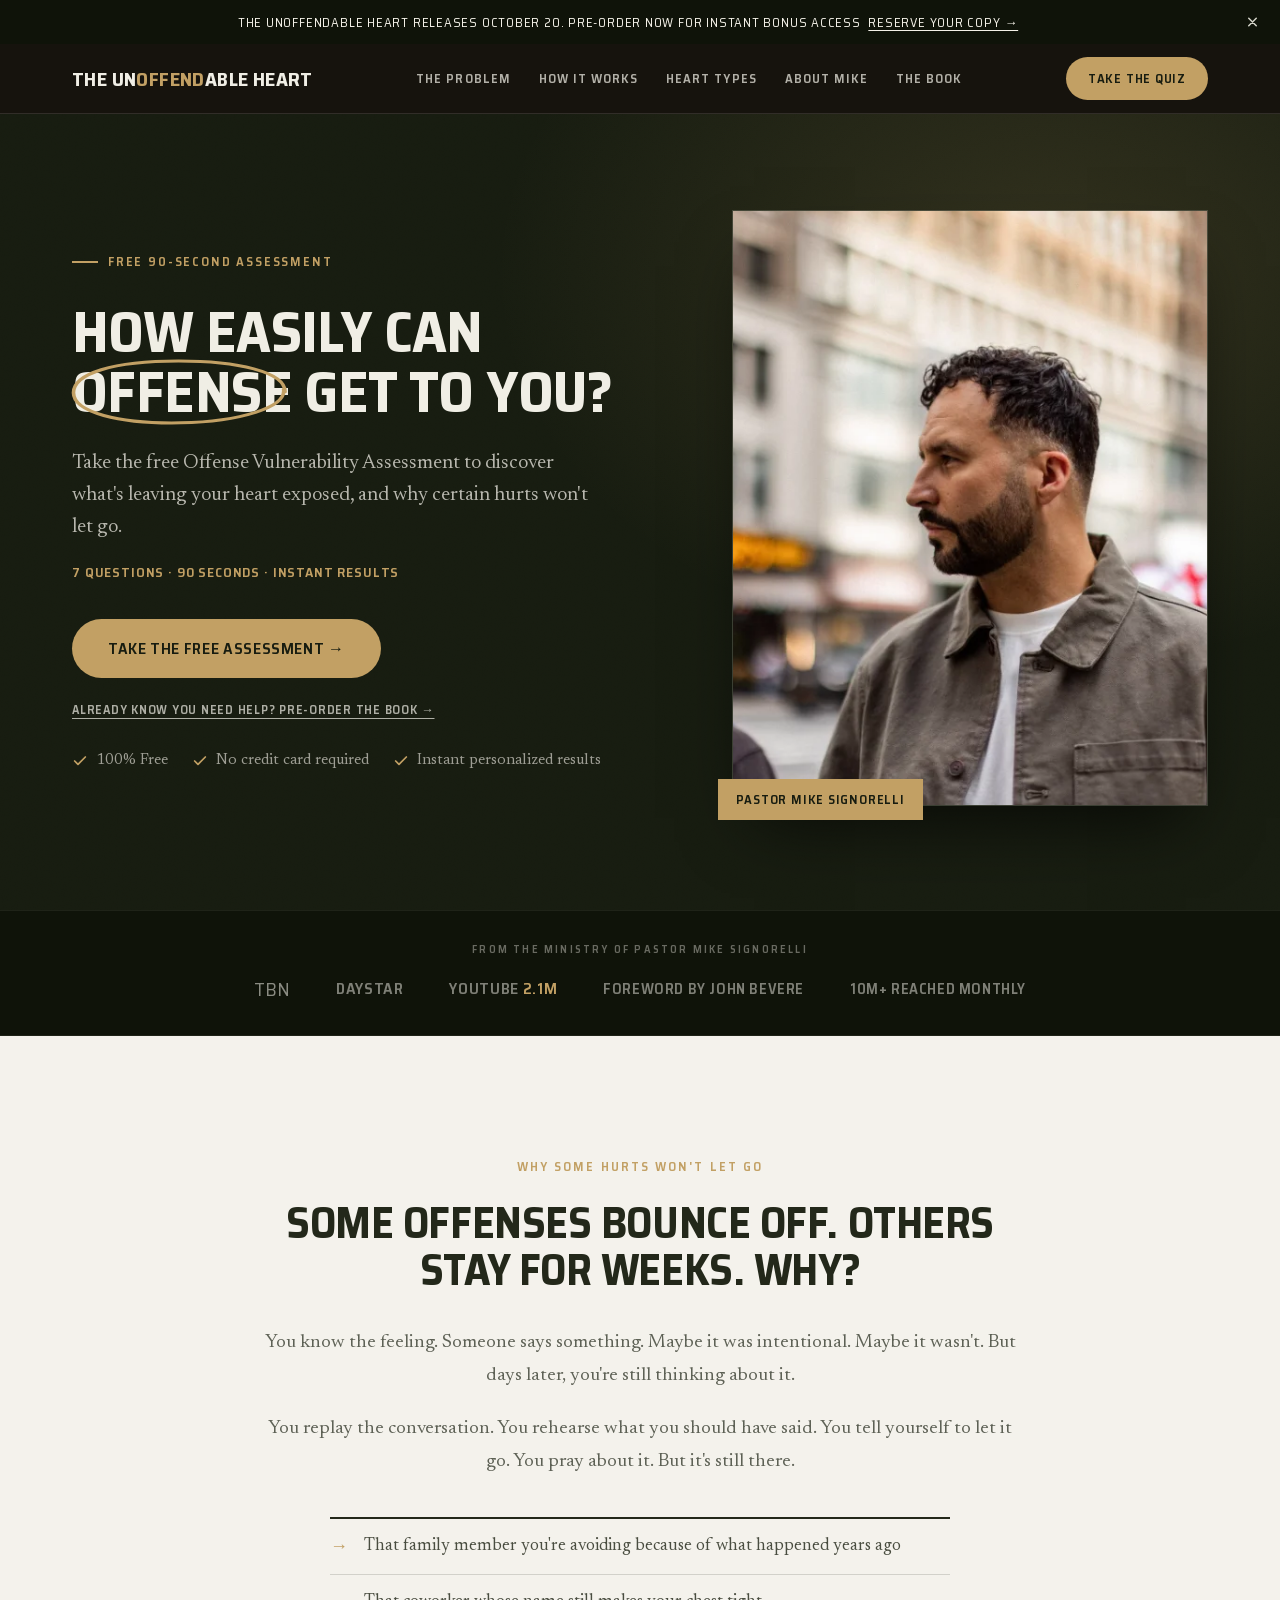
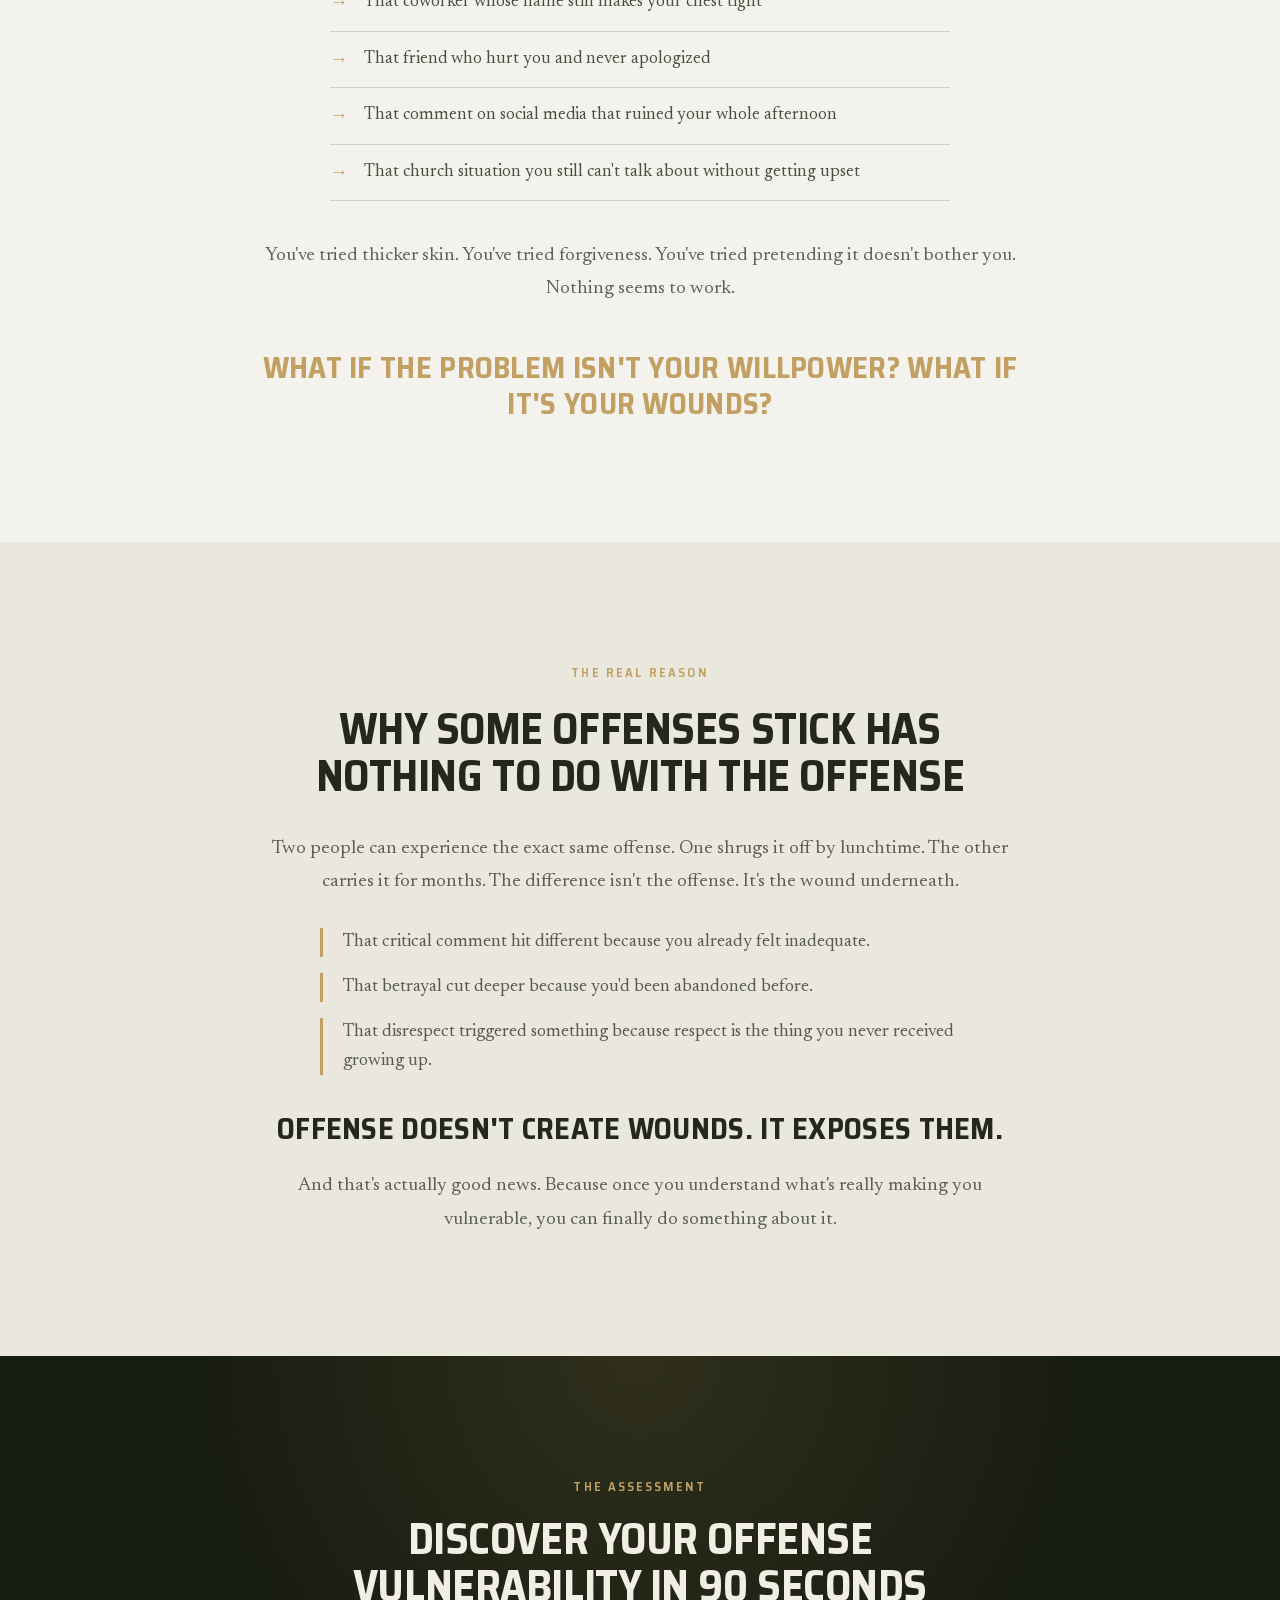
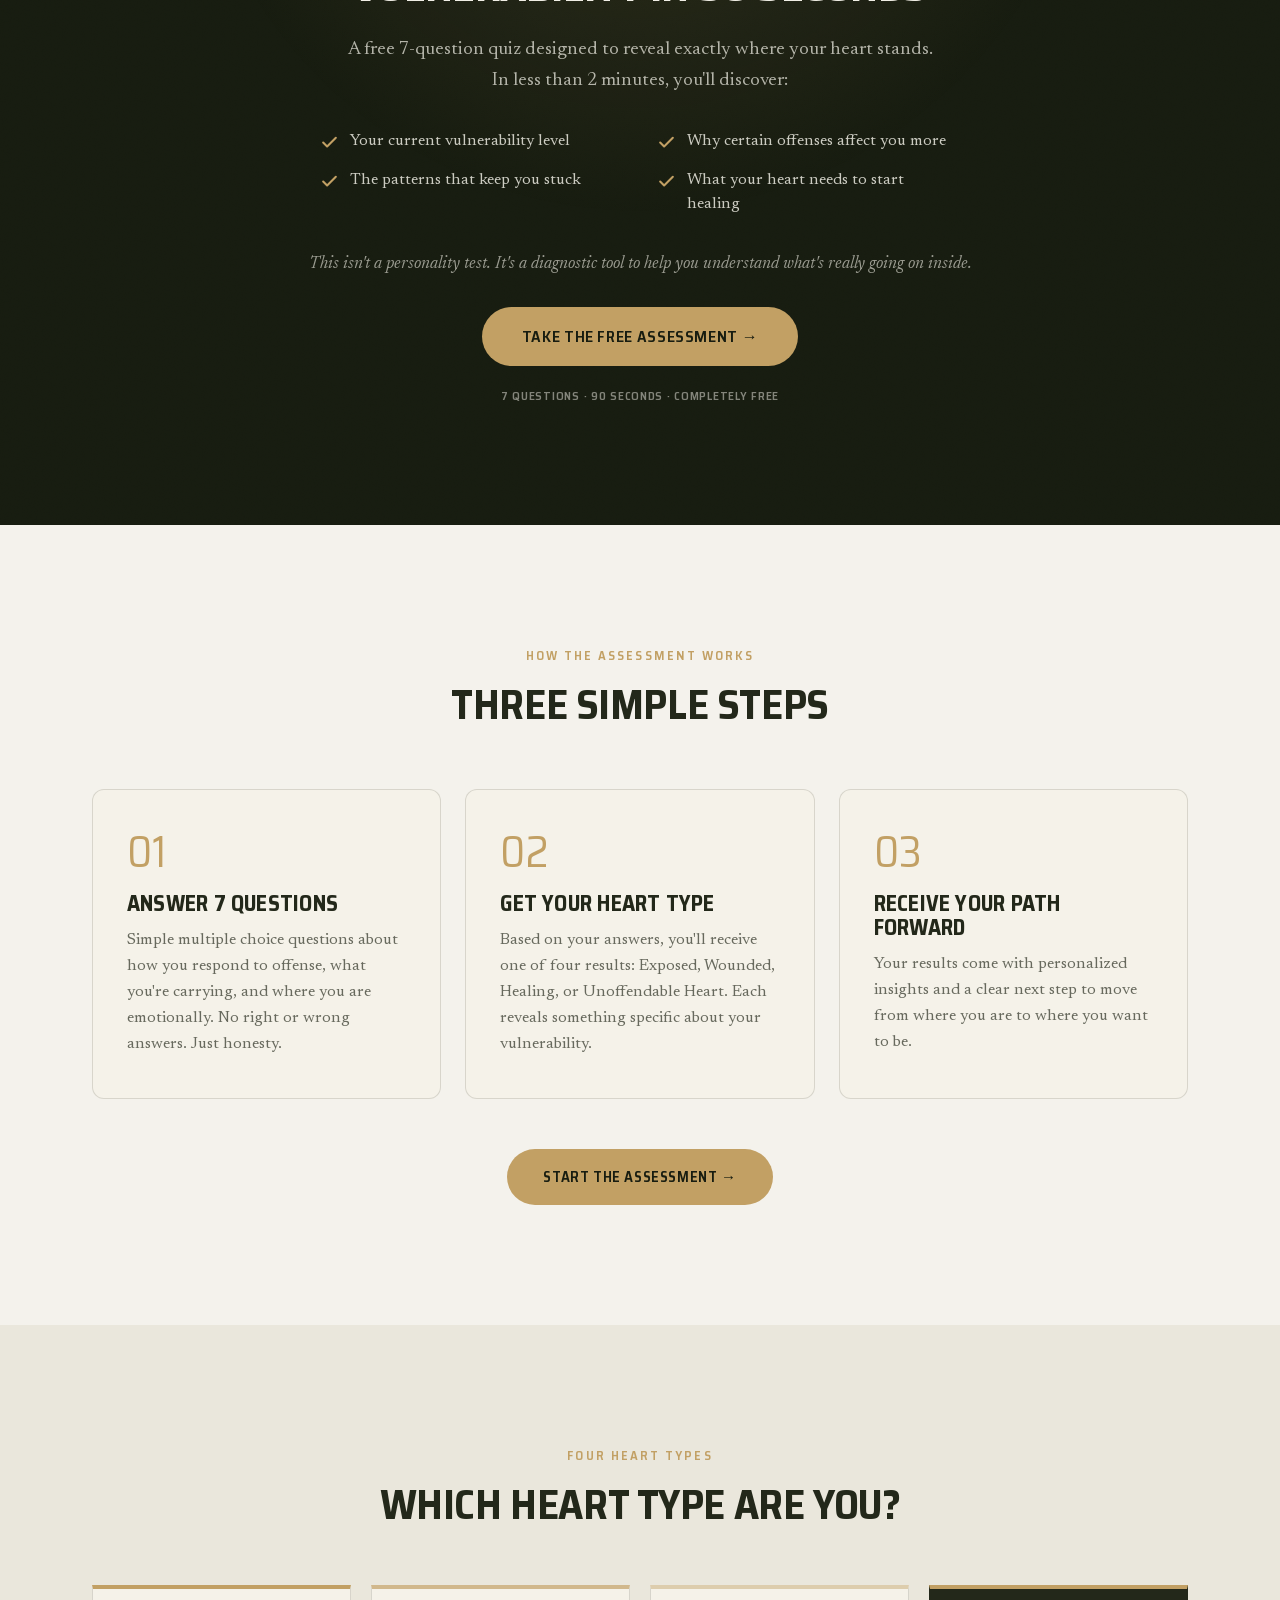
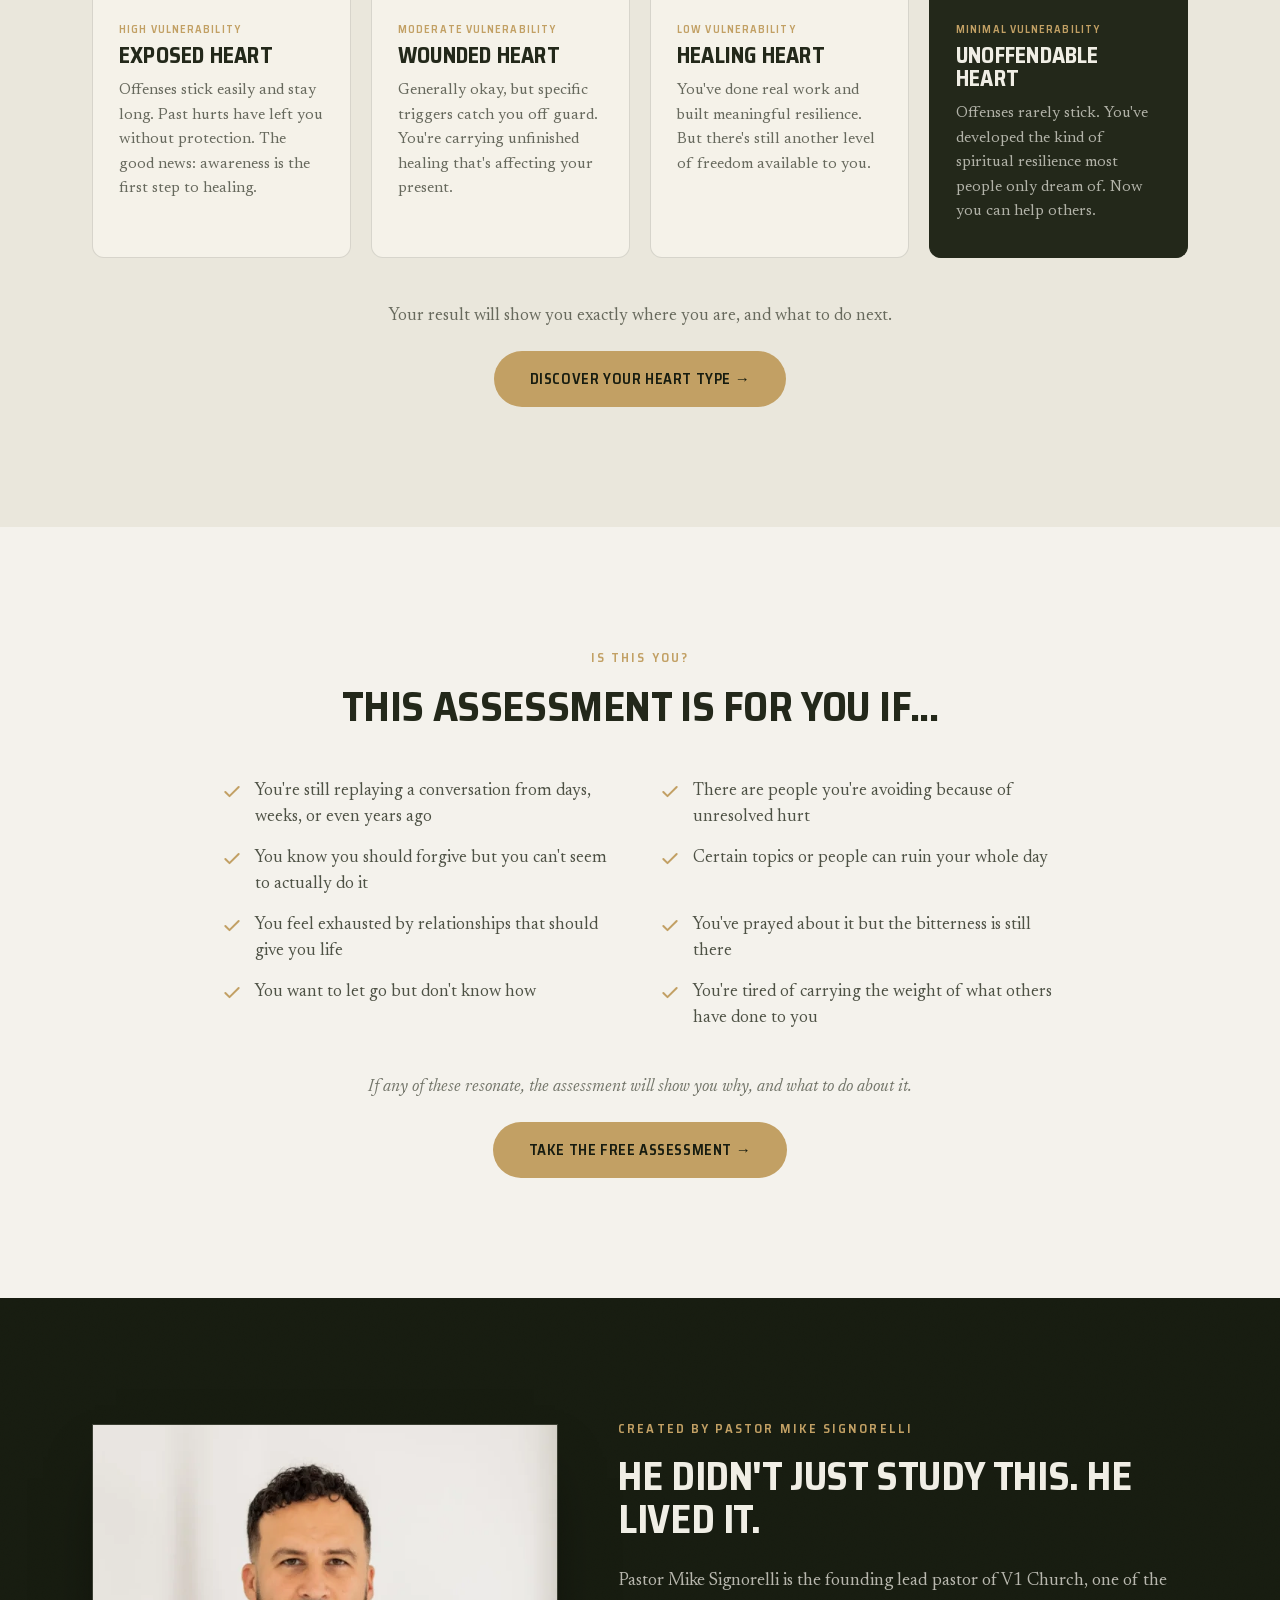
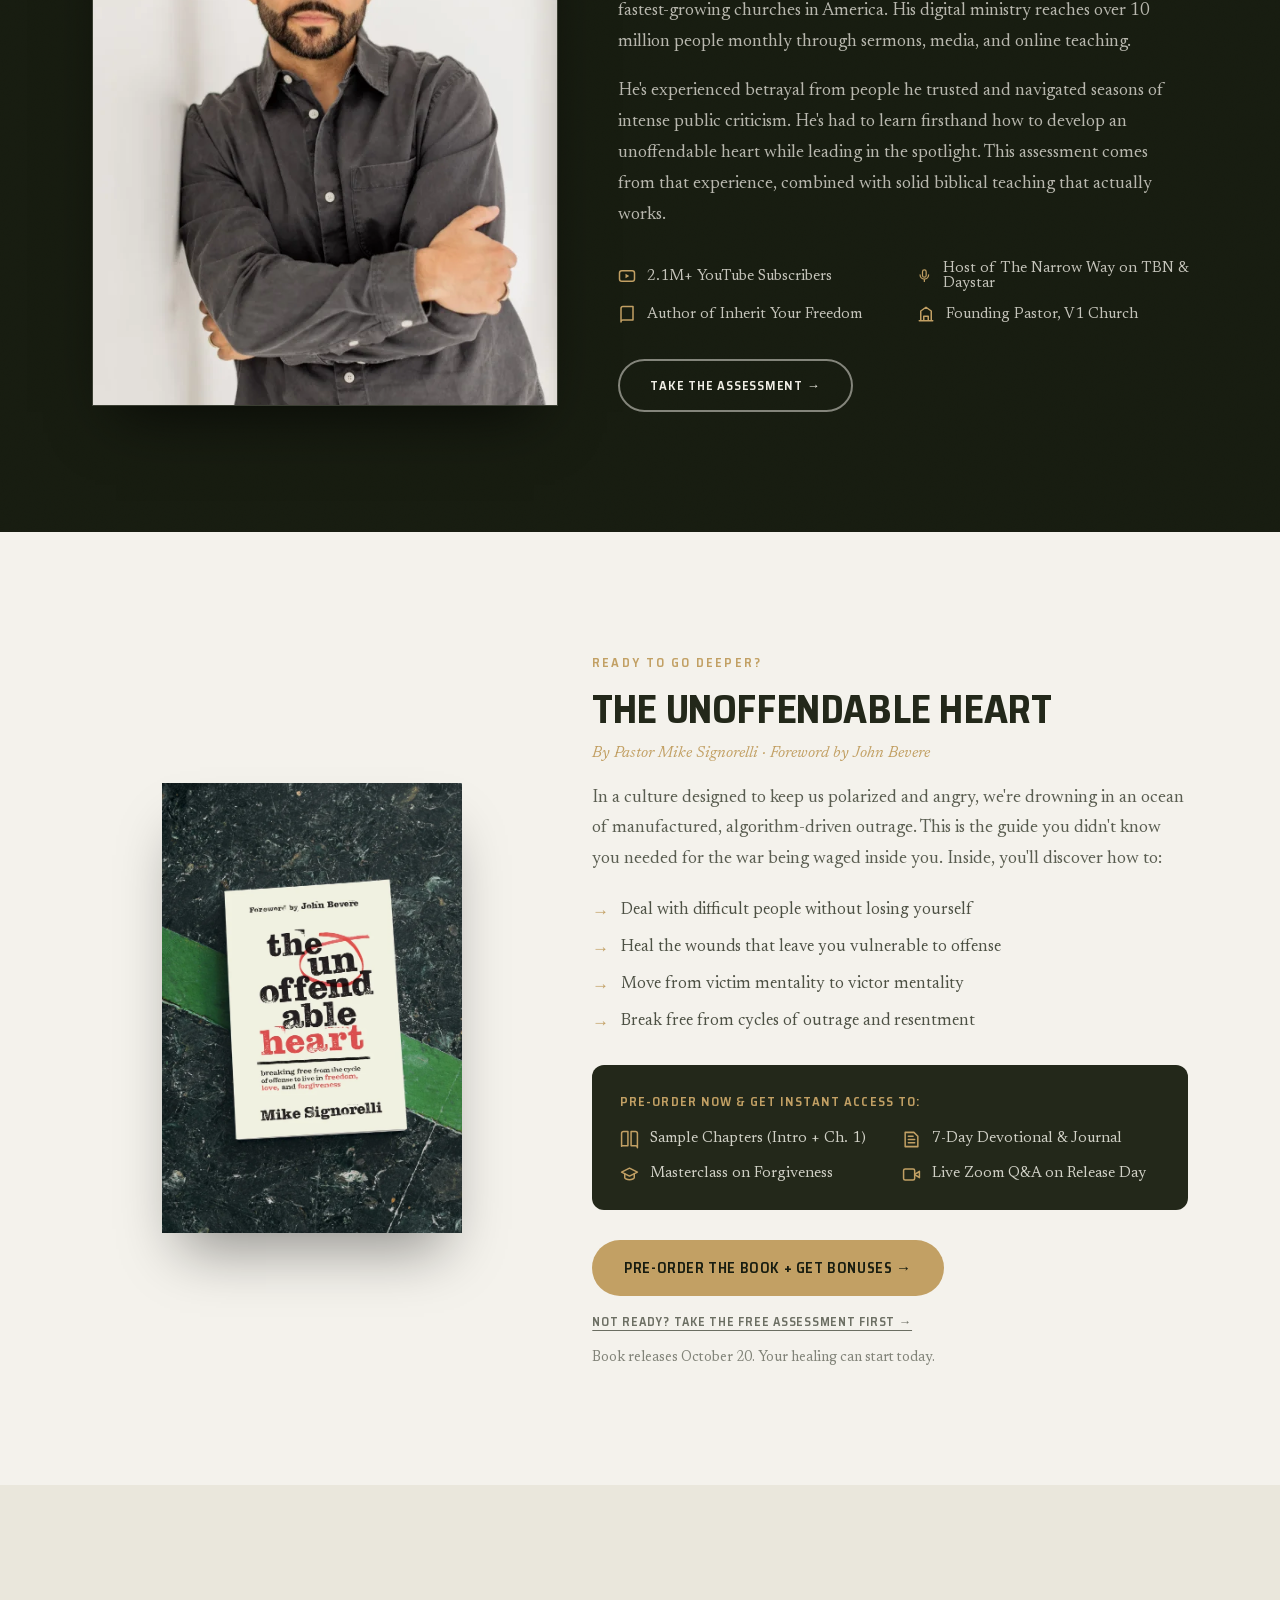
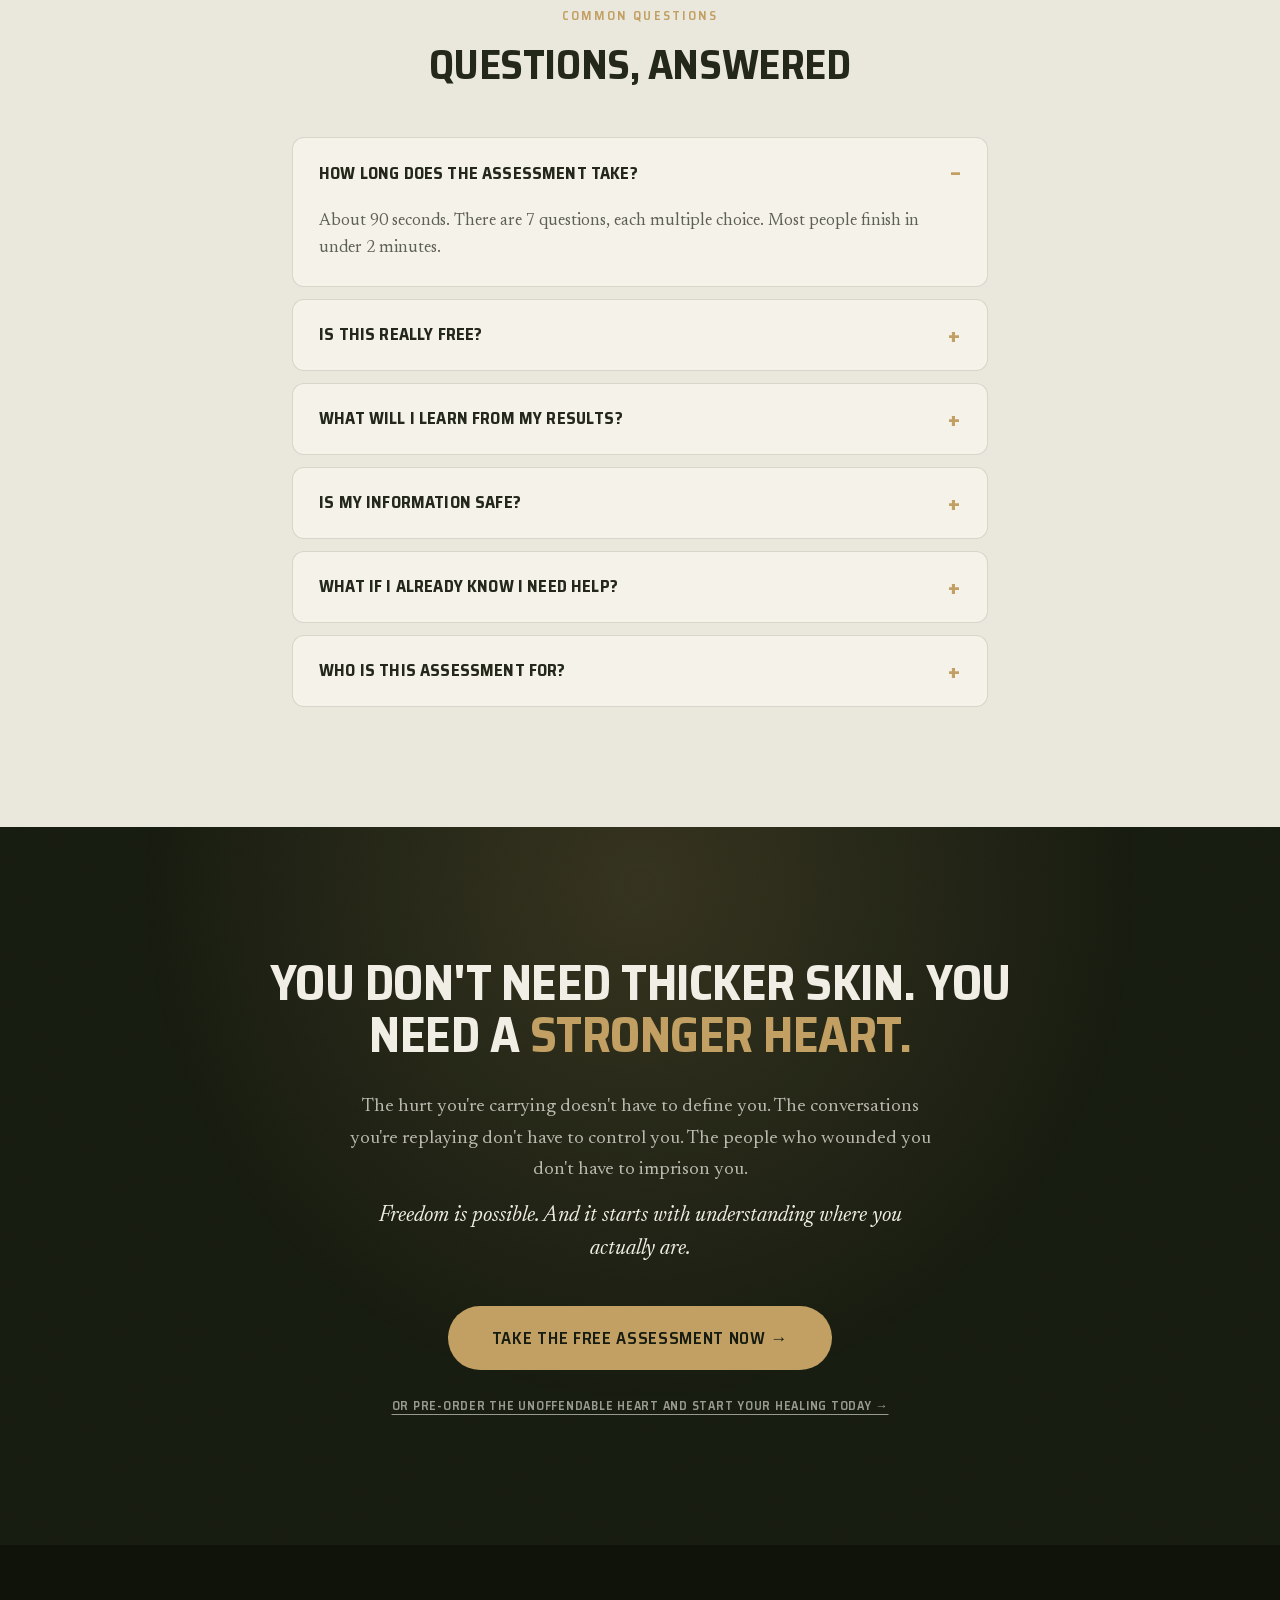
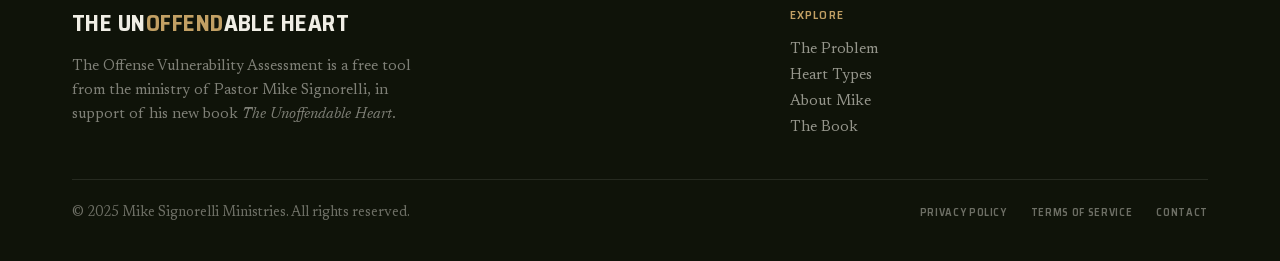
<file: offense-vulnerability-quiz/index.html>
<!DOCTYPE html>
<html lang="en">
<head>
  <meta charset="utf-8">
  <meta name="viewport" content="width=device-width, initial-scale=1">

  <!-- Google Tag Manager -->
  <script>(function(w,d,s,l,i){w[l]=w[l]||[];w[l].push({'gtm.start':
  new Date().getTime(),event:'gtm.js'});var f=d.getElementsByTagName(s)[0],
  j=d.createElement(s),dl=l!='dataLayer'?'&l='+l:'';j.async=true;j.src=
  'https://www.googletagmanager.com/gtm.js?id='+i+dl;f.parentNode.insertBefore(j,f);
  })(window,document,'script','dataLayer','GTM-K7C4LK3');</script>
  <!-- End Google Tag Manager -->

  <title>The Unoffendable Heart — Free Offense Vulnerability Assessment</title>
  <meta name="description" content="Take the free 90-second Offense Vulnerability Assessment from Pastor Mike Signorelli to discover what's leaving your heart exposed — and why certain hurts won't let go. 7 questions, instant personalized results.">
  <link rel="canonical" href="https://get.mikesignorelli.com/offense-vulnerability-quiz">
  <meta name="theme-color" content="#171C10">

  <!-- Open Graph -->
  <meta property="og:type" content="website">
  <meta property="og:site_name" content="The Unoffendable Heart">
  <meta property="og:title" content="How easily can offense get to you? Take the free assessment.">
  <meta property="og:description" content="A free 90-second, 7-question assessment to reveal your heart's vulnerability to offense — and your next step toward freedom.">
  <meta property="og:url" content="https://get.mikesignorelli.com/offense-vulnerability-quiz">
  <meta property="og:image" content="https://get.mikesignorelli.com/assets/img/hero-portrait.webp">

  <!-- Twitter -->
  <meta name="twitter:card" content="summary_large_image">
  <meta name="twitter:title" content="How easily can offense get to you? Take the free assessment.">
  <meta name="twitter:description" content="A free 90-second, 7-question assessment to reveal your heart's vulnerability to offense — and your next step toward freedom.">
  <meta name="twitter:image" content="https://get.mikesignorelli.com/assets/img/hero-portrait.webp">

  <!-- Favicon -->
  <link rel="icon" href="../assets/img/favicon.svg" type="image/svg+xml">

  <!-- ===================================================================
       ANALYTICS / PIXELS  (placeholder — no tags active by default)
       To enable: replace the XXXX ids below, move each block OUT of this
       comment, and wrap each in its own <script> tag.

       [Google Analytics 4]
       <script async src="https://www.googletagmanager.com/gtag/js?id=G-XXXXXXXXXX"></script>
       <script>
         window.dataLayer = window.dataLayer || [];
         function gtag(){dataLayer.push(arguments);}
         gtag('js', new Date());
         gtag('config', 'G-XXXXXXXXXX');
       </script>

       [Meta (Facebook) Pixel]
       <script>
         !function(f,b,e,v,n,t,s){if(f.fbq)return;n=f.fbq=function(){n.callMethod?
         n.callMethod.apply(n,arguments):n.queue.push(arguments)};if(!f._fbq)f._fbq=n;
         n.push=n;n.loaded=!0;n.version='2.0';n.queue=[];t=b.createElement(e);t.async=!0;
         t.src=v;s=b.getElementsByTagName(e)[0];s.parentNode.insertBefore(t,s)}(window,
         document,'script','https://connect.facebook.net/en_US/fbevents.js');
         fbq('init', 'XXXXXXXXXXXXXXX'); fbq('track', 'PageView');
       </script>
  ==================================================================== -->

  <!-- Self-hosted fonts + styles -->
  <link rel="preload" href="../assets/fonts/saira-700-normal-latin.woff2" as="font" type="font/woff2" crossorigin>
  <link rel="preload" href="../assets/fonts/newsreader-normal-latin.woff2" as="font" type="font/woff2" crossorigin>
  <link rel="stylesheet" href="../assets/css/fonts.css">
  <link rel="stylesheet" href="../assets/css/styles.css">
  <link rel="stylesheet" href="../assets/css/nav.css">
</head>
<body>
<!-- Google Tag Manager (noscript) -->
<noscript><iframe src="https://www.googletagmanager.com/ns.html?id=GTM-K7C4LK3"
height="0" width="0" style="display:none;visibility:hidden"></iframe></noscript>
<!-- End Google Tag Manager (noscript) -->
<div class="uh-root">

  
  <div id="uh-announce" style="background:#0F1309; color:#F5F2E9; min-height:44px; display:flex; align-items:center; justify-content:center; padding:9px 48px 9px 24px; position:relative; text-align:center;">
    <span style="font-family:'Saira SemiCondensed',sans-serif; font-weight:600; font-weight:400; font-size:13px; letter-spacing:0.06em; text-transform:uppercase;">The Unoffendable Heart releases October 20. Pre-order now for instant bonus access&nbsp; <a href="https://get.mikesignorelli.com/the-unoffendable-heart-pre-order" style="color:#F5F2E9; cursor:pointer; text-decoration:underline; text-underline-offset:3px;">Reserve your copy →</a></span>
    <button data-action="dismiss" aria-label="Dismiss announcement" style="position:absolute; right:16px; top:50%; transform:translateY(-50%); background:none; border:none; cursor:pointer; color:rgba(247,245,236,0.85); display:flex; padding:4px;" data-h="1">
      <svg width="15" height="15" viewBox="0 0 24 24" fill="none" stroke="currentColor" stroke-width="2.4" stroke-linecap="round"><path d="M18 6 6 18M6 6l12 12"></path></svg>
    </button>
  </div>
  <!-- NAV -->
  <nav style="position:sticky; top:0; z-index:40; background:rgba(23,19,14,0.92); backdrop-filter:blur(10px); border-bottom:1px solid rgba(240,238,229,0.12); height:70px;">
    <div style="max-width:1200px; margin:0 auto; padding:0 32px; height:100%; display:flex; align-items:center; justify-content:space-between; gap:24px;">
      <a href="#top" style="display:flex; align-items:baseline; gap:7px; text-decoration:none; color:#F0EEE5;">
        <span style="font-family:'Saira SemiCondensed',sans-serif; font-weight:700; font-size:20px; letter-spacing:0.02em; text-transform:uppercase; color:#F0EEE5; white-space:nowrap;">The Un<span style="color:#C2A064;">offend</span>able Heart</span>
      </a>
      <div class="uh-nav-links" style="display:flex; align-items:center; gap:28px;">
        <a href="#problem" style="font-family:'Saira SemiCondensed',sans-serif; font-weight:600; font-size:13px; letter-spacing:0.08em; text-transform:uppercase; color:rgba(240,238,229,0.72); text-decoration:none;" data-h="2">The Problem</a>
        <a href="#how" style="font-family:'Saira SemiCondensed',sans-serif; font-weight:600; font-size:13px; letter-spacing:0.08em; text-transform:uppercase; color:rgba(240,238,229,0.72); text-decoration:none;" data-h="2">How It Works</a>
        <a href="#types" style="font-family:'Saira SemiCondensed',sans-serif; font-weight:600; font-size:13px; letter-spacing:0.08em; text-transform:uppercase; color:rgba(240,238,229,0.72); text-decoration:none;" data-h="2">Heart Types</a>
        <a href="#about" style="font-family:'Saira SemiCondensed',sans-serif; font-weight:600; font-size:13px; letter-spacing:0.08em; text-transform:uppercase; color:rgba(240,238,229,0.72); text-decoration:none;" data-h="2">About Mike</a>
        <a href="#book" style="font-family:'Saira SemiCondensed',sans-serif; font-weight:600; font-size:13px; letter-spacing:0.08em; text-transform:uppercase; color:rgba(240,238,229,0.72); text-decoration:none;" data-h="2">The Book</a>
      </div>
      <button class="uh-nav-cta" data-action="openQuiz" style="font-family:'Saira SemiCondensed',sans-serif; font-weight:600; font-size:13px; letter-spacing:0.06em; text-transform:uppercase; color:#171C10; background:#C2A064; padding:11px 22px; border-radius:999px; border:none; cursor:pointer;" data-h="3">Take the Quiz</button>
      <button class="uh-burger" type="button" aria-label="Menu" aria-expanded="false" aria-controls="uh-mobile-menu">
        <svg class="uh-burger-bars" width="26" height="26" viewBox="0 0 24 24" fill="none" stroke="currentColor" stroke-width="2.2" stroke-linecap="round"><path d="M3 6h18M3 12h18M3 18h18"></path></svg>
        <svg class="uh-burger-x" width="26" height="26" viewBox="0 0 24 24" fill="none" stroke="currentColor" stroke-width="2.2" stroke-linecap="round"><path d="M18 6 6 18M6 6l12 12"></path></svg>
      </button>
    </div>
    <div id="uh-mobile-menu" class="uh-mobile-menu">
      <a href="#problem">The Problem</a>
      <a href="#how">How It Works</a>
      <a href="#types">Heart Types</a>
      <a href="#about">About Mike</a>
      <a href="#book">The Book</a>
    </div>
  </nav>

  <!-- HERO -->
  <header id="top" class="uh-grain" style="position:relative; overflow:hidden; background:#171C10;">
    <div style="position:absolute; inset:0; background:radial-gradient(70% 80% at 82% 20%, rgba(194,160,100,0.16), transparent 62%);"></div>
    <div class="uh-hero-grid" style="max-width:1200px; margin:0 auto; padding:96px 32px 104px; position:relative; display:grid; grid-template-columns:1.25fr 1fr; gap:64px; align-items:center;">
      <div>
        <div style="display:inline-flex; align-items:center; gap:10px; margin-bottom:30px;">
          <span style="width:26px; height:2px; background:#C2A064;"></span>
          <span style="font-family:'Saira SemiCondensed',sans-serif; font-weight:600; font-size:13px; letter-spacing:0.14em; text-transform:uppercase; color:#C2A064;">Free 90-Second Assessment</span>
        </div>
        <h1 class="uh-h1" style="font-family:'Saira SemiCondensed',sans-serif; font-weight:700; text-transform:uppercase; letter-spacing:0.01em; font-size:58px; line-height:1.02; letter-spacing:-0.01em; color:#F0EEE5; margin:0 0 26px;">How easily can <span style="position:relative; display:inline-block; white-space:nowrap; color:#F0EEE5;">offense<svg viewBox="0 0 340 130" preserveAspectRatio="none" style="position:absolute; left:-6%; top:-16%; width:112%; height:132%; pointer-events:none; overflow:visible;"><path d="M312 66 C312 33 246 15 165 15 C74 15 20 36 20 68 C20 100 82 120 168 118 C250 116 314 92 310 62" fill="none" stroke="#C2A064" stroke-width="5" stroke-linecap="round"></path></svg></span> get to you?</h1>
        <p style="font-family:'Newsreader',serif; font-size:20px; line-height:1.6; color:rgba(240,238,229,0.74); max-width:520px; margin:0 0 18px;">Take the free Offense Vulnerability Assessment to discover what's leaving your heart exposed, and why certain hurts won't let go.</p>
        <p style="font-family:'Saira SemiCondensed',sans-serif; font-weight:600; font-size:14px; letter-spacing:0.06em; text-transform:uppercase; color:#C2A064; margin:0 0 36px;">7 Questions · 90 Seconds · Instant Results</p>
        <div style="display:flex; align-items:center; gap:22px; flex-wrap:wrap; margin-bottom:34px;">
          <button data-action="openQuiz" style="display:inline-flex; align-items:center; gap:10px; font-family:'Saira SemiCondensed',sans-serif; font-weight:600; font-size:16px; letter-spacing:0.04em; text-transform:uppercase; color:#171C10; background:#C2A064; padding:17px 36px; border-radius:999px; border:none; cursor:pointer;" data-h="4">Take the Free Assessment →</button>
          <a href="https://get.mikesignorelli.com/the-unoffendable-heart-pre-order" style="font-family:'Saira SemiCondensed',sans-serif; font-weight:600; font-size:12.5px; letter-spacing:0.06em; text-transform:uppercase; color:rgba(240,238,229,0.7); text-decoration:underline; text-underline-offset:4px; cursor:pointer;" data-h="2">Already know you need help? Pre-order the book →</a>
        </div>
        <div style="display:flex; flex-wrap:wrap; gap:12px 24px;">
          <span style="display:inline-flex; align-items:center; gap:8px; font-family:'Newsreader',serif; font-size:15px; color:rgba(240,238,229,0.62);"><svg width="16" height="16" viewBox="0 0 24 24" fill="none" stroke="#C2A064" stroke-width="2.6" stroke-linecap="round" stroke-linejoin="round"><path d="M20 6 9 17l-5-5"></path></svg>100% Free</span>
          <span style="display:inline-flex; align-items:center; gap:8px; font-family:'Newsreader',serif; font-size:15px; color:rgba(240,238,229,0.62);"><svg width="16" height="16" viewBox="0 0 24 24" fill="none" stroke="#C2A064" stroke-width="2.6" stroke-linecap="round" stroke-linejoin="round"><path d="M20 6 9 17l-5-5"></path></svg>No credit card required</span>
          <span style="display:inline-flex; align-items:center; gap:8px; font-family:'Newsreader',serif; font-size:15px; color:rgba(240,238,229,0.62);"><svg width="16" height="16" viewBox="0 0 24 24" fill="none" stroke="#C2A064" stroke-width="2.6" stroke-linecap="round" stroke-linejoin="round"><path d="M20 6 9 17l-5-5"></path></svg>Instant personalized results</span>
        </div>
      </div>
      <div style="position:relative;">
        <div style="position:relative; aspect-ratio:4/5; border:1px solid rgba(240,238,229,0.16); box-shadow:0 34px 66px -22px rgba(0,0,0,0.7);">
          <img class="image-slot" src="../assets/img/hero-portrait.webp" alt="Pastor Mike Signorelli standing on a city street, looking to the side" loading="lazy" style="width:100%; height:100%; object-fit:cover; display:block;">
        </div>
        <div style="position:absolute; bottom:-14px; left:-14px; background:#C2A064; color:#171C10; font-family:'Saira SemiCondensed',sans-serif; font-weight:600; font-size:13px; letter-spacing:0.06em; text-transform:uppercase; padding:10px 18px;">Pastor Mike Signorelli</div>
      </div>
    </div>
  </header>

  <!-- TRUST BAR -->
  <section style="background:#0F1309; border-top:1px solid rgba(240,238,229,0.07); border-bottom:1px solid rgba(240,238,229,0.07);">
    <div style="max-width:1200px; margin:0 auto; padding:30px 32px; display:flex; flex-direction:column; align-items:center; gap:15px;">
      <span style="font-family:'Saira SemiCondensed',sans-serif; font-weight:600; font-size:11px; letter-spacing:0.2em; text-transform:uppercase; color:rgba(240,238,229,0.4);">From the ministry of Pastor Mike Signorelli</span>
      <div style="display:flex; flex-wrap:wrap; align-items:center; justify-content:center; gap:16px 46px;">
        <span style="font-family:'Saira SemiCondensed',sans-serif; font-size:20px; color:rgba(240,238,229,0.55);">TBN</span>
        <span style="font-family:'Saira SemiCondensed',sans-serif; font-weight:600; font-size:16px; letter-spacing:0.04em; text-transform:uppercase; color:rgba(240,238,229,0.5);">Daystar</span>
        <span style="font-family:'Saira SemiCondensed',sans-serif; font-weight:600; font-size:16px; letter-spacing:0.04em; text-transform:uppercase; color:rgba(240,238,229,0.5);">YouTube <span style="color:#C2A064;">2.1M</span></span>
        <span style="font-family:'Saira SemiCondensed',sans-serif; font-weight:600; font-size:15px; letter-spacing:0.04em; text-transform:uppercase; color:rgba(240,238,229,0.5);">Foreword by John Bevere</span>
        <span style="font-family:'Saira SemiCondensed',sans-serif; font-weight:600; font-size:15px; letter-spacing:0.04em; text-transform:uppercase; color:rgba(240,238,229,0.5);">10M+ Reached Monthly</span>
      </div>
    </div>
  </section>

  <!-- PROBLEM -->
  <section id="problem" class="uh-section" style="background:#F4F2EC; padding:120px 0;">
    <div style="max-width:820px; margin:0 auto; padding:0 32px; text-align:center;">
      <div style="font-family:'Saira SemiCondensed',sans-serif; font-weight:600; font-size:13px; letter-spacing:0.16em; text-transform:uppercase; color:#C2A064; margin-bottom:22px;">Why some hurts won't let go</div>
      <h2 class="uh-h2" style="font-family:'Saira SemiCondensed',sans-serif; font-weight:700; text-transform:uppercase; letter-spacing:0.01em; font-size:44px; line-height:1.08; letter-spacing:-0.01em; color:#23281A; margin:0 0 32px;">Some offenses bounce off. Others stay for weeks. Why?</h2>
      <p style="font-family:'Newsreader',serif; font-size:19px; line-height:1.75; color:rgba(35,40,26,0.72); margin:0 0 20px;">You know the feeling. Someone says something. Maybe it was intentional. Maybe it wasn't. But days later, you're still thinking about it.</p>
      <p style="font-family:'Newsreader',serif; font-size:19px; line-height:1.75; color:rgba(35,40,26,0.72); margin:0 0 12px;">You replay the conversation. You rehearse what you should have said. You tell yourself to let it go. You pray about it. But it's still there.</p>
      <div style="text-align:left; max-width:620px; margin:38px auto; display:flex; flex-direction:column; gap:0; border-top:2px solid #23281A;">
        <div style="display:flex; gap:16px; align-items:flex-start; padding:15px 0; border-bottom:1px solid rgba(35,40,26,0.16);"><span style="color:#C2A064; font-family:'Saira SemiCondensed',sans-serif; font-weight:600; font-size:18px; line-height:1.4;">→</span><span style="font-family:'Newsreader',serif; font-size:17px; line-height:1.5; color:rgba(35,40,26,0.82);">That family member you're avoiding because of what happened years ago</span></div>
        <div style="display:flex; gap:16px; align-items:flex-start; padding:15px 0; border-bottom:1px solid rgba(35,40,26,0.16);"><span style="color:#C2A064; font-family:'Saira SemiCondensed',sans-serif; font-weight:600; font-size:18px; line-height:1.4;">→</span><span style="font-family:'Newsreader',serif; font-size:17px; line-height:1.5; color:rgba(35,40,26,0.82);">That coworker whose name still makes your chest tight</span></div>
        <div style="display:flex; gap:16px; align-items:flex-start; padding:15px 0; border-bottom:1px solid rgba(35,40,26,0.16);"><span style="color:#C2A064; font-family:'Saira SemiCondensed',sans-serif; font-weight:600; font-size:18px; line-height:1.4;">→</span><span style="font-family:'Newsreader',serif; font-size:17px; line-height:1.5; color:rgba(35,40,26,0.82);">That friend who hurt you and never apologized</span></div>
        <div style="display:flex; gap:16px; align-items:flex-start; padding:15px 0; border-bottom:1px solid rgba(35,40,26,0.16);"><span style="color:#C2A064; font-family:'Saira SemiCondensed',sans-serif; font-weight:600; font-size:18px; line-height:1.4;">→</span><span style="font-family:'Newsreader',serif; font-size:17px; line-height:1.5; color:rgba(35,40,26,0.82);">That comment on social media that ruined your whole afternoon</span></div>
        <div style="display:flex; gap:16px; align-items:flex-start; padding:15px 0; border-bottom:1px solid rgba(35,40,26,0.16);"><span style="color:#C2A064; font-family:'Saira SemiCondensed',sans-serif; font-weight:600; font-size:18px; line-height:1.4;">→</span><span style="font-family:'Newsreader',serif; font-size:17px; line-height:1.5; color:rgba(35,40,26,0.82);">That church situation you still can't talk about without getting upset</span></div>
      </div>
      <p style="font-family:'Newsreader',serif; font-size:19px; line-height:1.75; color:rgba(35,40,26,0.72); margin:0 0 44px;">You've tried thicker skin. You've tried forgiveness. You've tried pretending it doesn't bother you. Nothing seems to work.</p>
      <p style="font-family:'Saira SemiCondensed',sans-serif; font-weight:700; text-transform:uppercase; letter-spacing:0.01em; font-size:30px; line-height:1.2; color:#C2A064; margin:0;">What if the problem isn't your willpower? What if it's your wounds?</p>
    </div>
  </section>

  <!-- INSIGHT -->
  <section class="uh-section" style="background:#EAE7DC; padding:120px 0;">
    <div style="max-width:820px; margin:0 auto; padding:0 32px; text-align:center;">
      <div style="font-family:'Saira SemiCondensed',sans-serif; font-weight:600; font-size:13px; letter-spacing:0.16em; text-transform:uppercase; color:#C2A064; margin-bottom:22px;">The real reason</div>
      <h2 class="uh-h2" style="font-family:'Saira SemiCondensed',sans-serif; font-weight:700; text-transform:uppercase; letter-spacing:0.01em; font-size:44px; line-height:1.08; letter-spacing:-0.01em; color:#23281A; margin:0 0 32px;">Why some offenses stick has nothing to do with the offense</h2>
      <p style="font-family:'Newsreader',serif; font-size:19px; line-height:1.75; color:rgba(35,40,26,0.72); margin:0 0 30px;">Two people can experience the exact same offense. One shrugs it off by lunchtime. The other carries it for months. The difference isn't the offense. It's the wound underneath.</p>
      <div style="text-align:left; max-width:640px; margin:0 auto 32px; display:flex; flex-direction:column; gap:16px;">
        <p style="font-family:'Newsreader',serif; font-size:18px; line-height:1.6; color:rgba(35,40,26,0.74); margin:0; padding-left:20px; border-left:3px solid #C2A064;">That critical comment hit different because you already felt inadequate.</p>
        <p style="font-family:'Newsreader',serif; font-size:18px; line-height:1.6; color:rgba(35,40,26,0.74); margin:0; padding-left:20px; border-left:3px solid #C2A064;">That betrayal cut deeper because you'd been abandoned before.</p>
        <p style="font-family:'Newsreader',serif; font-size:18px; line-height:1.6; color:rgba(35,40,26,0.74); margin:0; padding-left:20px; border-left:3px solid #C2A064;">That disrespect triggered something because respect is the thing you never received growing up.</p>
      </div>
      <p style="font-family:'Saira SemiCondensed',sans-serif; font-weight:700; text-transform:uppercase; letter-spacing:0.01em; font-size:30px; line-height:1.2; color:#23281A; margin:36px 0 22px;">Offense doesn't create wounds. It exposes them.</p>
      <p style="font-family:'Newsreader',serif; font-size:19px; line-height:1.75; color:rgba(35,40,26,0.72); margin:0;">And that's actually good news. Because once you understand what's really making you vulnerable, you can finally do something about it.</p>
    </div>
  </section>

  <!-- QUIZ INTRO (dark band) -->
  <section class="uh-section uh-grain" style="background:#171C10; padding:120px 0; position:relative; overflow:hidden;">
    <div style="position:absolute; inset:0; background:radial-gradient(60% 100% at 50% 0%, rgba(194,160,100,0.14), transparent 60%);"></div>
    <div style="max-width:760px; margin:0 auto; padding:0 32px; text-align:center; position:relative;">
      <div style="font-family:'Saira SemiCondensed',sans-serif; font-weight:600; font-size:13px; letter-spacing:0.16em; text-transform:uppercase; color:#C2A064; margin-bottom:18px;">The assessment</div>
      <h2 class="uh-h2" style="font-family:'Saira SemiCondensed',sans-serif; font-weight:700; text-transform:uppercase; letter-spacing:0.01em; font-size:44px; line-height:1.08; letter-spacing:-0.01em; color:#F0EEE5; margin:0 0 24px;">Discover your offense vulnerability in 90 seconds</h2>
      <p style="font-family:'Newsreader',serif; font-size:19px; line-height:1.64; color:rgba(240,238,229,0.72); margin:0 auto 34px; max-width:600px;">A free 7-question quiz designed to reveal exactly where your heart stands. In less than 2 minutes, you'll discover:</p>
      <div style="display:grid; grid-template-columns:1fr 1fr; gap:16px 34px; max-width:640px; margin:0 auto 40px; text-align:left;">
        <div style="display:flex; gap:11px; align-items:flex-start;"><svg width="19" height="19" viewBox="0 0 24 24" fill="none" stroke="#C2A064" stroke-width="2.6" stroke-linecap="round" stroke-linejoin="round" style="flex-shrink:0; margin-top:3px;"><path d="M20 6 9 17l-5-5"></path></svg><span style="font-family:'Newsreader',serif; font-size:16px; line-height:1.45; color:rgba(240,238,229,0.84);">Your current vulnerability level</span></div>
        <div style="display:flex; gap:11px; align-items:flex-start;"><svg width="19" height="19" viewBox="0 0 24 24" fill="none" stroke="#C2A064" stroke-width="2.6" stroke-linecap="round" stroke-linejoin="round" style="flex-shrink:0; margin-top:3px;"><path d="M20 6 9 17l-5-5"></path></svg><span style="font-family:'Newsreader',serif; font-size:16px; line-height:1.45; color:rgba(240,238,229,0.84);">Why certain offenses affect you more</span></div>
        <div style="display:flex; gap:11px; align-items:flex-start;"><svg width="19" height="19" viewBox="0 0 24 24" fill="none" stroke="#C2A064" stroke-width="2.6" stroke-linecap="round" stroke-linejoin="round" style="flex-shrink:0; margin-top:3px;"><path d="M20 6 9 17l-5-5"></path></svg><span style="font-family:'Newsreader',serif; font-size:16px; line-height:1.45; color:rgba(240,238,229,0.84);">The patterns that keep you stuck</span></div>
        <div style="display:flex; gap:11px; align-items:flex-start;"><svg width="19" height="19" viewBox="0 0 24 24" fill="none" stroke="#C2A064" stroke-width="2.6" stroke-linecap="round" stroke-linejoin="round" style="flex-shrink:0; margin-top:3px;"><path d="M20 6 9 17l-5-5"></path></svg><span style="font-family:'Newsreader',serif; font-size:16px; line-height:1.45; color:rgba(240,238,229,0.84);">What your heart needs to start healing</span></div>
      </div>
      <p style="font-family:'Newsreader',serif; font-style:italic; font-size:17px; color:rgba(240,238,229,0.6); margin:0 0 34px;">This isn't a personality test. It's a diagnostic tool to help you understand what's really going on inside.</p>
      <button data-action="openQuiz" style="display:inline-flex; align-items:center; gap:10px; font-family:'Saira SemiCondensed',sans-serif; font-weight:600; font-size:16px; letter-spacing:0.04em; text-transform:uppercase; color:#171C10; background:#C2A064; padding:17px 40px; border-radius:999px; border:none; cursor:pointer;" data-h="4">Take the Free Assessment →</button>
      <p style="font-family:'Saira SemiCondensed',sans-serif; font-weight:600; font-size:12px; letter-spacing:0.06em; text-transform:uppercase; color:rgba(240,238,229,0.5); margin:20px 0 0;">7 Questions · 90 Seconds · Completely Free</p>
    </div>
  </section>

  <!-- HOW IT WORKS -->
  <section id="how" class="uh-section" style="background:#F4F2EC; padding:120px 0;">
    <div style="max-width:1160px; margin:0 auto; padding:0 32px;">
      <div style="text-align:center; max-width:640px; margin:0 auto 62px;">
        <div style="font-family:'Saira SemiCondensed',sans-serif; font-weight:600; font-size:13px; letter-spacing:0.16em; text-transform:uppercase; color:#C2A064; margin-bottom:16px;">How the assessment works</div>
        <h2 class="uh-h2" style="font-family:'Saira SemiCondensed',sans-serif; font-weight:700; text-transform:uppercase; letter-spacing:0.01em; font-size:42px; line-height:1.08; letter-spacing:-0.01em; color:#23281A; margin:0;">Three simple steps</h2>
      </div>
      <div class="uh-cards-3" style="display:grid; grid-template-columns:repeat(3,1fr); gap:24px;">
        <div style="background:#F5F2E9; border:1px solid rgba(35,40,26,0.14); border-radius:12px; padding:40px 34px;">
          <div style="font-family:'Saira SemiCondensed',sans-serif; font-size:44px; color:#C2A064; line-height:1;">01</div>
          <h3 style="font-family:'Saira SemiCondensed',sans-serif; font-weight:700; text-transform:uppercase; letter-spacing:0.01em; font-size:22px; color:#23281A; margin:18px 0 12px; line-height:1.1;">Answer 7 questions</h3>
          <p style="font-family:'Newsreader',serif; font-size:16px; line-height:1.62; color:rgba(35,40,26,0.68); margin:0;">Simple multiple choice questions about how you respond to offense, what you're carrying, and where you are emotionally. No right or wrong answers. Just honesty.</p>
        </div>
        <div style="background:#F5F2E9; border:1px solid rgba(35,40,26,0.14); border-radius:12px; padding:40px 34px;">
          <div style="font-family:'Saira SemiCondensed',sans-serif; font-size:44px; color:#C2A064; line-height:1;">02</div>
          <h3 style="font-family:'Saira SemiCondensed',sans-serif; font-weight:700; text-transform:uppercase; letter-spacing:0.01em; font-size:22px; color:#23281A; margin:18px 0 12px; line-height:1.1;">Get your heart type</h3>
          <p style="font-family:'Newsreader',serif; font-size:16px; line-height:1.62; color:rgba(35,40,26,0.68); margin:0;">Based on your answers, you'll receive one of four results: Exposed, Wounded, Healing, or Unoffendable Heart. Each reveals something specific about your vulnerability.</p>
        </div>
        <div style="background:#F5F2E9; border:1px solid rgba(35,40,26,0.14); border-radius:12px; padding:40px 34px;">
          <div style="font-family:'Saira SemiCondensed',sans-serif; font-size:44px; color:#C2A064; line-height:1;">03</div>
          <h3 style="font-family:'Saira SemiCondensed',sans-serif; font-weight:700; text-transform:uppercase; letter-spacing:0.01em; font-size:22px; color:#23281A; margin:18px 0 12px; line-height:1.1;">Receive your path forward</h3>
          <p style="font-family:'Newsreader',serif; font-size:16px; line-height:1.62; color:rgba(35,40,26,0.68); margin:0;">Your results come with personalized insights and a clear next step to move from where you are to where you want to be.</p>
        </div>
      </div>
      <div style="text-align:center; margin-top:50px;">
        <button data-action="openQuiz" style="display:inline-flex; align-items:center; gap:10px; font-family:'Saira SemiCondensed',sans-serif; font-weight:600; font-size:15px; letter-spacing:0.04em; text-transform:uppercase; color:#171C10; background:#C2A064; padding:16px 36px; border-radius:999px; border:none; cursor:pointer;" data-h="4">Start the Assessment →</button>
      </div>
    </div>
  </section>

  <!-- HEART TYPES -->
  <section id="types" class="uh-section" style="background:#EAE7DC; padding:120px 0;">
    <div style="max-width:1160px; margin:0 auto; padding:0 32px;">
      <div style="text-align:center; max-width:640px; margin:0 auto 58px;">
        <div style="font-family:'Saira SemiCondensed',sans-serif; font-weight:600; font-size:13px; letter-spacing:0.16em; text-transform:uppercase; color:#C2A064; margin-bottom:16px;">Four heart types</div>
        <h2 class="uh-h2" style="font-family:'Saira SemiCondensed',sans-serif; font-weight:700; text-transform:uppercase; letter-spacing:0.01em; font-size:42px; line-height:1.08; letter-spacing:-0.01em; color:#23281A; margin:0;">Which heart type are you?</h2>
      </div>
      <div class="uh-cards-4" style="display:grid; grid-template-columns:repeat(4,1fr); gap:20px;">
        <div style="background:#F5F2E9; border:1px solid rgba(35,40,26,0.14); border-top:4px solid #C2A064; border-radius:0 0 12px 12px; padding:32px 26px; display:flex; flex-direction:column;">
          <span style="font-family:'Saira SemiCondensed',sans-serif; font-weight:600; font-size:11px; letter-spacing:0.1em; text-transform:uppercase; color:#C2A064; margin-bottom:6px;">High vulnerability</span>
          <h3 style="font-family:'Saira SemiCondensed',sans-serif; font-weight:700; text-transform:uppercase; letter-spacing:0.01em; font-size:22px; color:#23281A; margin:0 0 12px; line-height:1.05;">Exposed Heart</h3>
          <p style="font-family:'Newsreader',serif; font-size:15.5px; line-height:1.58; color:rgba(35,40,26,0.68); margin:0;">Offenses stick easily and stay long. Past hurts have left you without protection. The good news: awareness is the first step to healing.</p>
        </div>
        <div style="background:#F5F2E9; border:1px solid rgba(35,40,26,0.14); border-top:4px solid rgba(194,160,100,0.7); border-radius:0 0 12px 12px; padding:32px 26px; display:flex; flex-direction:column;">
          <span style="font-family:'Saira SemiCondensed',sans-serif; font-weight:600; font-size:11px; letter-spacing:0.1em; text-transform:uppercase; color:#C2A064; margin-bottom:6px;">Moderate vulnerability</span>
          <h3 style="font-family:'Saira SemiCondensed',sans-serif; font-weight:700; text-transform:uppercase; letter-spacing:0.01em; font-size:22px; color:#23281A; margin:0 0 12px; line-height:1.05;">Wounded Heart</h3>
          <p style="font-family:'Newsreader',serif; font-size:15.5px; line-height:1.58; color:rgba(35,40,26,0.68); margin:0;">Generally okay, but specific triggers catch you off guard. You're carrying unfinished healing that's affecting your present.</p>
        </div>
        <div style="background:#F5F2E9; border:1px solid rgba(35,40,26,0.14); border-top:4px solid rgba(194,160,100,0.45); border-radius:0 0 12px 12px; padding:32px 26px; display:flex; flex-direction:column;">
          <span style="font-family:'Saira SemiCondensed',sans-serif; font-weight:600; font-size:11px; letter-spacing:0.1em; text-transform:uppercase; color:#C2A064; margin-bottom:6px;">Low vulnerability</span>
          <h3 style="font-family:'Saira SemiCondensed',sans-serif; font-weight:700; text-transform:uppercase; letter-spacing:0.01em; font-size:22px; color:#23281A; margin:0 0 12px; line-height:1.05;">Healing Heart</h3>
          <p style="font-family:'Newsreader',serif; font-size:15.5px; line-height:1.58; color:rgba(35,40,26,0.68); margin:0;">You've done real work and built meaningful resilience. But there's still another level of freedom available to you.</p>
        </div>
        <div style="background:#23281A; border:1px solid #23281A; border-top:4px solid #C2A064; border-radius:0 0 12px 12px; padding:32px 26px; display:flex; flex-direction:column;">
          <span style="font-family:'Saira SemiCondensed',sans-serif; font-weight:600; font-size:11px; letter-spacing:0.1em; text-transform:uppercase; color:#C2A064; margin-bottom:6px;">Minimal vulnerability</span>
          <h3 style="font-family:'Saira SemiCondensed',sans-serif; font-weight:700; text-transform:uppercase; letter-spacing:0.01em; font-size:22px; color:#F0EEE5; margin:0 0 12px; line-height:1.05;">Unoffendable Heart</h3>
          <p style="font-family:'Newsreader',serif; font-size:15.5px; line-height:1.58; color:rgba(240,238,229,0.7); margin:0;">Offenses rarely stick. You've developed the kind of spiritual resilience most people only dream of. Now you can help others.</p>
        </div>
      </div>
      <div style="text-align:center; margin-top:50px;">
        <p style="font-family:'Newsreader',serif; font-size:17px; color:rgba(35,40,26,0.66); margin:0 0 26px;">Your result will show you exactly where you are, and what to do next.</p>
        <button data-action="openQuiz" style="display:inline-flex; align-items:center; gap:10px; font-family:'Saira SemiCondensed',sans-serif; font-weight:600; font-size:15px; letter-spacing:0.04em; text-transform:uppercase; color:#171C10; background:#C2A064; padding:16px 36px; border-radius:999px; border:none; cursor:pointer;" data-h="4">Discover Your Heart Type →</button>
      </div>
    </div>
  </section>

  <!-- WHO THIS IS FOR -->
  <section class="uh-section" style="background:#F4F2EC; padding:120px 0;">
    <div style="max-width:900px; margin:0 auto; padding:0 32px;">
      <div style="text-align:center; margin-bottom:50px;">
        <div style="font-family:'Saira SemiCondensed',sans-serif; font-weight:600; font-size:13px; letter-spacing:0.16em; text-transform:uppercase; color:#C2A064; margin-bottom:16px;">Is this you?</div>
        <h2 class="uh-h2" style="font-family:'Saira SemiCondensed',sans-serif; font-weight:700; text-transform:uppercase; letter-spacing:0.01em; font-size:42px; line-height:1.08; letter-spacing:-0.01em; color:#23281A; margin:0;">This assessment is for you if...</h2>
      </div>
      <div style="display:grid; grid-template-columns:1fr 1fr; gap:16px 40px;">
        <div style="display:flex; gap:13px; align-items:flex-start;"><svg width="20" height="20" viewBox="0 0 24 24" fill="none" stroke="#C2A064" stroke-width="2.4" stroke-linecap="round" stroke-linejoin="round" style="flex-shrink:0; margin-top:3px;"><path d="M4 4h16v16H4z" opacity="0"></path><path d="M20 6 9 17l-5-5"></path></svg><span style="font-family:'Newsreader',serif; font-size:17px; line-height:1.5; color:rgba(35,40,26,0.8);">You're still replaying a conversation from days, weeks, or even years ago</span></div>
        <div style="display:flex; gap:13px; align-items:flex-start;"><svg width="20" height="20" viewBox="0 0 24 24" fill="none" stroke="#C2A064" stroke-width="2.4" stroke-linecap="round" stroke-linejoin="round" style="flex-shrink:0; margin-top:3px;"><path d="M20 6 9 17l-5-5"></path></svg><span style="font-family:'Newsreader',serif; font-size:17px; line-height:1.5; color:rgba(35,40,26,0.8);">There are people you're avoiding because of unresolved hurt</span></div>
        <div style="display:flex; gap:13px; align-items:flex-start;"><svg width="20" height="20" viewBox="0 0 24 24" fill="none" stroke="#C2A064" stroke-width="2.4" stroke-linecap="round" stroke-linejoin="round" style="flex-shrink:0; margin-top:3px;"><path d="M20 6 9 17l-5-5"></path></svg><span style="font-family:'Newsreader',serif; font-size:17px; line-height:1.5; color:rgba(35,40,26,0.8);">You know you should forgive but you can't seem to actually do it</span></div>
        <div style="display:flex; gap:13px; align-items:flex-start;"><svg width="20" height="20" viewBox="0 0 24 24" fill="none" stroke="#C2A064" stroke-width="2.4" stroke-linecap="round" stroke-linejoin="round" style="flex-shrink:0; margin-top:3px;"><path d="M20 6 9 17l-5-5"></path></svg><span style="font-family:'Newsreader',serif; font-size:17px; line-height:1.5; color:rgba(35,40,26,0.8);">Certain topics or people can ruin your whole day</span></div>
        <div style="display:flex; gap:13px; align-items:flex-start;"><svg width="20" height="20" viewBox="0 0 24 24" fill="none" stroke="#C2A064" stroke-width="2.4" stroke-linecap="round" stroke-linejoin="round" style="flex-shrink:0; margin-top:3px;"><path d="M20 6 9 17l-5-5"></path></svg><span style="font-family:'Newsreader',serif; font-size:17px; line-height:1.5; color:rgba(35,40,26,0.8);">You feel exhausted by relationships that should give you life</span></div>
        <div style="display:flex; gap:13px; align-items:flex-start;"><svg width="20" height="20" viewBox="0 0 24 24" fill="none" stroke="#C2A064" stroke-width="2.4" stroke-linecap="round" stroke-linejoin="round" style="flex-shrink:0; margin-top:3px;"><path d="M20 6 9 17l-5-5"></path></svg><span style="font-family:'Newsreader',serif; font-size:17px; line-height:1.5; color:rgba(35,40,26,0.8);">You've prayed about it but the bitterness is still there</span></div>
        <div style="display:flex; gap:13px; align-items:flex-start;"><svg width="20" height="20" viewBox="0 0 24 24" fill="none" stroke="#C2A064" stroke-width="2.4" stroke-linecap="round" stroke-linejoin="round" style="flex-shrink:0; margin-top:3px;"><path d="M20 6 9 17l-5-5"></path></svg><span style="font-family:'Newsreader',serif; font-size:17px; line-height:1.5; color:rgba(35,40,26,0.8);">You want to let go but don't know how</span></div>
        <div style="display:flex; gap:13px; align-items:flex-start;"><svg width="20" height="20" viewBox="0 0 24 24" fill="none" stroke="#C2A064" stroke-width="2.4" stroke-linecap="round" stroke-linejoin="round" style="flex-shrink:0; margin-top:3px;"><path d="M20 6 9 17l-5-5"></path></svg><span style="font-family:'Newsreader',serif; font-size:17px; line-height:1.5; color:rgba(35,40,26,0.8);">You're tired of carrying the weight of what others have done to you</span></div>
      </div>
      <div style="text-align:center; margin-top:48px;">
        <p style="font-family:'Newsreader',serif; font-style:italic; font-size:17px; color:rgba(35,40,26,0.62); margin:0 0 26px;">If any of these resonate, the assessment will show you why, and what to do about it.</p>
        <button data-action="openQuiz" style="display:inline-flex; align-items:center; gap:10px; font-family:'Saira SemiCondensed',sans-serif; font-weight:600; font-size:15px; letter-spacing:0.04em; text-transform:uppercase; color:#171C10; background:#C2A064; padding:16px 36px; border-radius:999px; border:none; cursor:pointer;" data-h="4">Take the Free Assessment →</button>
      </div>
    </div>
  </section>

  <!-- ABOUT MIKE (dark w/ photo) -->
  <section id="about" class="uh-section uh-grain" style="background:#171C10; padding:120px 0; position:relative; overflow:hidden;">
    <div class="uh-two-col" style="max-width:1160px; margin:0 auto; padding:0 32px; position:relative; display:grid; grid-template-columns:0.9fr 1.1fr; gap:60px; align-items:center;">
      <div style="position:relative;">
        <div style="aspect-ratio:4/5; border:1px solid rgba(240,238,229,0.16); box-shadow:0 30px 60px -24px rgba(0,0,0,0.7);">
          <img class="image-slot" src="../assets/img/mike-headshot.webp" alt="Portrait of Pastor Mike Signorelli with arms crossed" loading="lazy" style="width:100%; height:100%; object-fit:cover; display:block;">
        </div>
      </div>
      <div>
        <div style="font-family:'Saira SemiCondensed',sans-serif; font-weight:600; font-size:13px; letter-spacing:0.16em; text-transform:uppercase; color:#C2A064; margin-bottom:16px;">Created by Pastor Mike Signorelli</div>
        <h2 class="uh-h2" style="font-family:'Saira SemiCondensed',sans-serif; font-weight:700; text-transform:uppercase; letter-spacing:0.01em; font-size:40px; line-height:1.08; letter-spacing:-0.01em; color:#F0EEE5; margin:0 0 24px;">He didn't just study this. He lived it.</h2>
        <p style="font-family:'Newsreader',serif; font-size:18px; line-height:1.72; color:rgba(240,238,229,0.74); margin:0 0 18px;">Pastor Mike Signorelli is the founding lead pastor of V1 Church, one of the fastest-growing churches in America. His digital ministry reaches over 10 million people monthly through sermons, media, and online teaching.</p>
        <p style="font-family:'Newsreader',serif; font-size:18px; line-height:1.72; color:rgba(240,238,229,0.74); margin:0 0 30px;">He's experienced betrayal from people he trusted and navigated seasons of intense public criticism. He's had to learn firsthand how to develop an unoffendable heart while leading in the spotlight. This assessment comes from that experience, combined with solid biblical teaching that actually works.</p>
        <div style="display:grid; grid-template-columns:1fr 1fr; gap:14px 28px; margin-bottom:36px;">
          <div style="display:flex; align-items:center; gap:11px;"><svg width="18" height="18" viewBox="0 0 24 24" fill="none" stroke="#C2A064" stroke-width="2" stroke-linecap="round" stroke-linejoin="round"><rect x="2" y="5" width="20" height="14" rx="3"></rect><path d="m10 9 5 3-5 3z" fill="#C2A064" stroke="none"></path></svg><span style="font-family:'Newsreader',serif; font-size:15px; color:rgba(240,238,229,0.8);">2.1M+ YouTube Subscribers</span></div>
          <div style="display:flex; align-items:center; gap:11px;"><svg width="18" height="18" viewBox="0 0 24 24" fill="none" stroke="#C2A064" stroke-width="2" stroke-linecap="round" stroke-linejoin="round"><path d="M12 2a3 3 0 0 0-3 3v6a3 3 0 0 0 6 0V5a3 3 0 0 0-3-3z"></path><path d="M19 10a7 7 0 0 1-14 0M12 17v4"></path></svg><span style="font-family:'Newsreader',serif; font-size:15px; color:rgba(240,238,229,0.8);">Host of The Narrow Way on TBN &amp; Daystar</span></div>
          <div style="display:flex; align-items:center; gap:11px;"><svg width="18" height="18" viewBox="0 0 24 24" fill="none" stroke="#C2A064" stroke-width="2" stroke-linecap="round" stroke-linejoin="round"><path d="M4 4.5A2.5 2.5 0 0 1 6.5 2H20v18H6.5A2.5 2.5 0 0 0 4 22.5z"></path></svg><span style="font-family:'Newsreader',serif; font-size:15px; color:rgba(240,238,229,0.8);">Author of Inherit Your Freedom</span></div>
          <div style="display:flex; align-items:center; gap:11px;"><svg width="18" height="18" viewBox="0 0 24 24" fill="none" stroke="#C2A064" stroke-width="2" stroke-linecap="round" stroke-linejoin="round"><path d="M3 21h18M5 21V8l7-5 7 5v13M9 21v-6h6v6"></path></svg><span style="font-family:'Newsreader',serif; font-size:15px; color:rgba(240,238,229,0.8);">Founding Pastor, V1 Church</span></div>
        </div>
        <button data-action="openQuiz" style="display:inline-flex; align-items:center; gap:10px; font-family:'Saira SemiCondensed',sans-serif; font-weight:600; font-size:13px; letter-spacing:0.06em; text-transform:uppercase; color:#F0EEE5; background:transparent; border:2px solid rgba(240,238,229,0.5); padding:14px 30px; border-radius:999px; cursor:pointer;" data-h="5">Take the Assessment →</button>
      </div>
    </div>
  </section>

  <!-- THE BOOK -->
  <section id="book" class="uh-section" style="background:#F4F2EC; padding:120px 0;">
    <div class="uh-two-col" style="max-width:1160px; margin:0 auto; padding:0 32px; display:grid; grid-template-columns:0.85fr 1.15fr; gap:60px; align-items:center;">
      <div style="position:relative; display:flex; justify-content:center;">
        <div style="position:relative; width:300px; aspect-ratio:2/3; box-shadow:0 34px 56px -18px rgba(0,0,0,0.4);">
          <img class="image-slot" src="../assets/img/book-cover.webp?v=2" alt="Cover of the book “The Unoffendable Heart” by Mike Signorelli" loading="lazy" style="width:100%; height:100%; object-fit:cover; display:block;">
        </div>
      </div>
      <div>
        <div style="font-family:'Saira SemiCondensed',sans-serif; font-weight:600; font-size:13px; letter-spacing:0.16em; text-transform:uppercase; color:#C2A064; margin-bottom:16px;">Ready to go deeper?</div>
        <h2 class="uh-h2" style="font-family:'Saira SemiCondensed',sans-serif; font-weight:700; text-transform:uppercase; letter-spacing:0.01em; font-size:40px; line-height:1.05; letter-spacing:-0.01em; color:#23281A; margin:0 0 14px;">The Unoffendable Heart</h2>
        <p style="font-family:'Newsreader',serif; font-style:italic; font-size:16px; color:#C2A064; margin:0 0 22px;">By Pastor Mike Signorelli · Foreword by John Bevere</p>
        <p style="font-family:'Newsreader',serif; font-size:18px; line-height:1.68; color:rgba(35,40,26,0.74); margin:0 0 24px;">In a culture designed to keep us polarized and angry, we're drowning in an ocean of manufactured, algorithm-driven outrage. This is the guide you didn't know you needed for the war being waged inside you. Inside, you'll discover how to:</p>
        <div style="display:flex; flex-direction:column; gap:11px; margin-bottom:30px;">
          <div style="display:flex; gap:12px; align-items:flex-start;"><span style="color:#C2A064; font-family:'Saira SemiCondensed',sans-serif; font-weight:600; font-size:17px;">→</span><span style="font-family:'Newsreader',serif; font-size:16.5px; line-height:1.5; color:rgba(35,40,26,0.8);">Deal with difficult people without losing yourself</span></div>
          <div style="display:flex; gap:12px; align-items:flex-start;"><span style="color:#C2A064; font-family:'Saira SemiCondensed',sans-serif; font-weight:600; font-size:17px;">→</span><span style="font-family:'Newsreader',serif; font-size:16.5px; line-height:1.5; color:rgba(35,40,26,0.8);">Heal the wounds that leave you vulnerable to offense</span></div>
          <div style="display:flex; gap:12px; align-items:flex-start;"><span style="color:#C2A064; font-family:'Saira SemiCondensed',sans-serif; font-weight:600; font-size:17px;">→</span><span style="font-family:'Newsreader',serif; font-size:16.5px; line-height:1.5; color:rgba(35,40,26,0.8);">Move from victim mentality to victor mentality</span></div>
          <div style="display:flex; gap:12px; align-items:flex-start;"><span style="color:#C2A064; font-family:'Saira SemiCondensed',sans-serif; font-weight:600; font-size:17px;">→</span><span style="font-family:'Newsreader',serif; font-size:16.5px; line-height:1.5; color:rgba(35,40,26,0.8);">Break free from cycles of outrage and resentment</span></div>
        </div>
        <div style="background:#23281A; border-radius:12px; padding:26px 28px; margin-bottom:30px;">
          <div style="font-family:'Saira SemiCondensed',sans-serif; font-weight:600; font-size:13px; letter-spacing:0.08em; text-transform:uppercase; color:#C2A064; margin-bottom:16px;">Pre-order now &amp; get instant access to:</div>
          <div style="display:grid; grid-template-columns:1fr 1fr; gap:14px 24px;">
            <div style="display:flex; gap:11px; align-items:flex-start;"><svg width="19" height="19" viewBox="0 0 24 24" fill="none" stroke="#C2A064" stroke-width="1.9" stroke-linecap="round" stroke-linejoin="round" style="flex-shrink:0; margin-top:2px;"><path d="M2 4.5A2.5 2.5 0 0 1 4.5 2H10v18H4.5A2.5 2.5 0 0 0 2 20.5z"></path><path d="M22 4.5A2.5 2.5 0 0 0 19.5 2H14v18h5.5a2.5 2.5 0 0 1 2.5 2.5z"></path></svg><span style="font-family:'Newsreader',serif; font-size:15px; line-height:1.4; color:rgba(240,238,229,0.85);">Sample Chapters (Intro + Ch. 1)</span></div>
            <div style="display:flex; gap:11px; align-items:flex-start;"><svg width="19" height="19" viewBox="0 0 24 24" fill="none" stroke="#C2A064" stroke-width="1.9" stroke-linecap="round" stroke-linejoin="round" style="flex-shrink:0; margin-top:2px;"><path d="M4 3h11l5 5v13H4z"></path><path d="M8 8h6M8 12h8M8 16h8"></path></svg><span style="font-family:'Newsreader',serif; font-size:15px; line-height:1.4; color:rgba(240,238,229,0.85);">7-Day Devotional &amp; Journal</span></div>
            <div style="display:flex; gap:11px; align-items:flex-start;"><svg width="19" height="19" viewBox="0 0 24 24" fill="none" stroke="#C2A064" stroke-width="1.9" stroke-linecap="round" stroke-linejoin="round" style="flex-shrink:0; margin-top:2px;"><path d="M22 9 12 4 2 9l10 5z"></path><path d="M6 11v5c0 1 2.7 2.5 6 2.5s6-1.5 6-2.5v-5"></path></svg><span style="font-family:'Newsreader',serif; font-size:15px; line-height:1.4; color:rgba(240,238,229,0.85);">Masterclass on Forgiveness</span></div>
            <div style="display:flex; gap:11px; align-items:flex-start;"><svg width="19" height="19" viewBox="0 0 24 24" fill="none" stroke="#C2A064" stroke-width="1.9" stroke-linecap="round" stroke-linejoin="round" style="flex-shrink:0; margin-top:2px;"><rect x="2" y="5" width="14" height="14" rx="2"></rect><path d="m22 8-6 4 6 4z"></path></svg><span style="font-family:'Newsreader',serif; font-size:15px; line-height:1.4; color:rgba(240,238,229,0.85);">Live Zoom Q&amp;A on Release Day</span></div>
          </div>
        </div>
        <div style="display:flex; gap:16px; flex-wrap:wrap; align-items:center;">
          <a href="https://get.mikesignorelli.com/the-unoffendable-heart-pre-order" style="display:inline-flex; align-items:center; gap:10px; font-family:'Saira SemiCondensed',sans-serif; font-weight:600; font-size:15px; letter-spacing:0.04em; text-transform:uppercase; color:#171C10; background:#C2A064; padding:16px 32px; border-radius:999px; border:none; cursor:pointer; text-decoration:none;" data-h="4">Pre-Order the Book + Get Bonuses →</a>
          <a data-action="openQuiz" style="font-family:'Saira SemiCondensed',sans-serif; font-weight:600; font-size:12.5px; letter-spacing:0.06em; text-transform:uppercase; color:rgba(35,40,26,0.65); text-decoration:underline; text-underline-offset:4px; cursor:pointer;" data-h="2">Not ready? Take the free assessment first →</a>
        </div>
        <p style="font-family:'Newsreader',serif; font-size:14px; color:rgba(35,40,26,0.55); margin:20px 0 0;">Book releases October 20. Your healing can start today.</p>
      </div>
    </div>
  </section>

  <!-- FAQ -->
  <section id="faq" class="uh-section" style="background:#EAE7DC; padding:120px 0;">
    <div style="max-width:760px; margin:0 auto; padding:0 32px;">
      <div style="text-align:center; margin-bottom:50px;">
        <div style="font-family:'Saira SemiCondensed',sans-serif; font-weight:600; font-size:13px; letter-spacing:0.16em; text-transform:uppercase; color:#C2A064; margin-bottom:16px;">Common questions</div>
        <h2 class="uh-h2" style="font-family:'Saira SemiCondensed',sans-serif; font-weight:700; text-transform:uppercase; letter-spacing:0.01em; font-size:42px; line-height:1.08; letter-spacing:-0.01em; color:#23281A; margin:0;">Questions, answered</h2>
      </div>
      <div style="display:flex; flex-direction:column; gap:12px;">
        
          <div style="background:#F5F2E9; border:1px solid rgba(35,40,26,0.14); border-radius:12px; overflow:hidden;">
            <button data-action="faqToggle" data-faq="0" aria-expanded="true" style="width:100%; display:flex; align-items:center; justify-content:space-between; gap:20px; text-align:left; background:none; border:none; cursor:pointer; padding:22px 26px;">
              <span style="font-family:'Saira SemiCondensed',sans-serif; font-weight:700; text-transform:uppercase; letter-spacing:0.01em; font-size:17px; line-height:1.25; color:#23281A;">How long does the assessment take?</span>
              <span style="color:#C2A064; font-family:'Saira SemiCondensed',sans-serif; font-weight:600; font-size:26px; line-height:1; flex-shrink:0;">–</span>
            </button>
            
              <p class="uh-faq-a" data-faq-a="0" style="font-family:'Newsreader',serif; font-size:16.5px; line-height:1.62; color:rgba(35,40,26,0.72); margin:0; padding:0 26px 24px;">About 90 seconds. There are 7 questions, each multiple choice. Most people finish in under 2 minutes.</p>
            
          </div>
        

          <div style="background:#F5F2E9; border:1px solid rgba(35,40,26,0.14); border-radius:12px; overflow:hidden;">
            <button data-action="faqToggle" data-faq="1" aria-expanded="false" style="width:100%; display:flex; align-items:center; justify-content:space-between; gap:20px; text-align:left; background:none; border:none; cursor:pointer; padding:22px 26px;">
              <span style="font-family:'Saira SemiCondensed',sans-serif; font-weight:700; text-transform:uppercase; letter-spacing:0.01em; font-size:17px; line-height:1.25; color:#23281A;">Is this really free?</span>
              <span style="color:#C2A064; font-family:'Saira SemiCondensed',sans-serif; font-weight:600; font-size:26px; line-height:1; flex-shrink:0;">+</span>
            </button>
            
              <p class="uh-faq-a" data-faq-a="1" hidden style="font-family:'Newsreader',serif; font-size:16.5px; line-height:1.62; color:rgba(35,40,26,0.72); margin:0; padding:0 26px 24px;">Yes. Completely free. No credit card required. No hidden fees. You'll get your results immediately after completing the quiz.</p>
            
          </div>
        

          <div style="background:#F5F2E9; border:1px solid rgba(35,40,26,0.14); border-radius:12px; overflow:hidden;">
            <button data-action="faqToggle" data-faq="2" aria-expanded="false" style="width:100%; display:flex; align-items:center; justify-content:space-between; gap:20px; text-align:left; background:none; border:none; cursor:pointer; padding:22px 26px;">
              <span style="font-family:'Saira SemiCondensed',sans-serif; font-weight:700; text-transform:uppercase; letter-spacing:0.01em; font-size:17px; line-height:1.25; color:#23281A;">What will I learn from my results?</span>
              <span style="color:#C2A064; font-family:'Saira SemiCondensed',sans-serif; font-weight:600; font-size:26px; line-height:1; flex-shrink:0;">+</span>
            </button>
            
              <p class="uh-faq-a" data-faq-a="2" hidden style="font-family:'Newsreader',serif; font-size:16.5px; line-height:1.62; color:rgba(35,40,26,0.72); margin:0; padding:0 26px 24px;">You'll discover your heart type (Exposed, Wounded, Healing, or Unoffendable), what's making you vulnerable to offense, and a clear next step for your situation.</p>
            
          </div>
        

          <div style="background:#F5F2E9; border:1px solid rgba(35,40,26,0.14); border-radius:12px; overflow:hidden;">
            <button data-action="faqToggle" data-faq="3" aria-expanded="false" style="width:100%; display:flex; align-items:center; justify-content:space-between; gap:20px; text-align:left; background:none; border:none; cursor:pointer; padding:22px 26px;">
              <span style="font-family:'Saira SemiCondensed',sans-serif; font-weight:700; text-transform:uppercase; letter-spacing:0.01em; font-size:17px; line-height:1.25; color:#23281A;">Is my information safe?</span>
              <span style="color:#C2A064; font-family:'Saira SemiCondensed',sans-serif; font-weight:600; font-size:26px; line-height:1; flex-shrink:0;">+</span>
            </button>
            
              <p class="uh-faq-a" data-faq-a="3" hidden style="font-family:'Newsreader',serif; font-size:16.5px; line-height:1.62; color:rgba(35,40,26,0.72); margin:0; padding:0 26px 24px;">Yes. We only ask for your name and email to send your results. We respect your privacy and will never sell your information.</p>
            
          </div>
        

          <div style="background:#F5F2E9; border:1px solid rgba(35,40,26,0.14); border-radius:12px; overflow:hidden;">
            <button data-action="faqToggle" data-faq="4" aria-expanded="false" style="width:100%; display:flex; align-items:center; justify-content:space-between; gap:20px; text-align:left; background:none; border:none; cursor:pointer; padding:22px 26px;">
              <span style="font-family:'Saira SemiCondensed',sans-serif; font-weight:700; text-transform:uppercase; letter-spacing:0.01em; font-size:17px; line-height:1.25; color:#23281A;">What if I already know I need help?</span>
              <span style="color:#C2A064; font-family:'Saira SemiCondensed',sans-serif; font-weight:600; font-size:26px; line-height:1; flex-shrink:0;">+</span>
            </button>
            
              <p class="uh-faq-a" data-faq-a="4" hidden style="font-family:'Newsreader',serif; font-size:16.5px; line-height:1.62; color:rgba(35,40,26,0.72); margin:0; padding:0 26px 24px;">If you're ready to dive deeper, you can pre-order The Unoffendable Heart and get immediate access to sample chapters, a 7-day devotional, and an exclusive masterclass on forgiveness.</p>
            
          </div>
        

          <div style="background:#F5F2E9; border:1px solid rgba(35,40,26,0.14); border-radius:12px; overflow:hidden;">
            <button data-action="faqToggle" data-faq="5" aria-expanded="false" style="width:100%; display:flex; align-items:center; justify-content:space-between; gap:20px; text-align:left; background:none; border:none; cursor:pointer; padding:22px 26px;">
              <span style="font-family:'Saira SemiCondensed',sans-serif; font-weight:700; text-transform:uppercase; letter-spacing:0.01em; font-size:17px; line-height:1.25; color:#23281A;">Who is this assessment for?</span>
              <span style="color:#C2A064; font-family:'Saira SemiCondensed',sans-serif; font-weight:600; font-size:26px; line-height:1; flex-shrink:0;">+</span>
            </button>
            
              <p class="uh-faq-a" data-faq-a="5" hidden style="font-family:'Newsreader',serif; font-size:16.5px; line-height:1.62; color:rgba(35,40,26,0.72); margin:0; padding:0 26px 24px;">Anyone who struggles to let go of offenses, carries resentment, replays hurtful conversations, or feels exhausted by difficult relationships. If you're human and have been hurt by other humans, this is for you.</p>
            
          </div>
        
      </div>
    </div>
  </section>

  <!-- FINAL CTA (dark) -->
  <section class="uh-section uh-grain" style="background:#171C10; padding:130px 0; position:relative; overflow:hidden;">
    <div style="position:absolute; inset:0; background:radial-gradient(65% 120% at 50% 8%, rgba(194,160,100,0.18), transparent 60%);"></div>
    <div style="max-width:840px; margin:0 auto; padding:0 32px; text-align:center; position:relative;">
      <h2 class="uh-h2" style="font-family:'Saira SemiCondensed',sans-serif; font-weight:700; text-transform:uppercase; letter-spacing:0.01em; font-size:50px; line-height:1.04; letter-spacing:-0.01em; color:#F0EEE5; margin:0 0 30px;">You don't need thicker skin. You need a <span style="color:#C2A064;">stronger heart.</span></h2>
      <p style="font-family:'Newsreader',serif; font-size:19px; line-height:1.68; color:rgba(240,238,229,0.74); margin:0 auto 14px; max-width:600px;">The hurt you're carrying doesn't have to define you. The conversations you're replaying don't have to control you. The people who wounded you don't have to imprison you.</p>
      <p style="font-family:'Newsreader',serif; font-style:italic; font-size:22px; line-height:1.5; color:#F0EEE5; margin:0 auto 40px; max-width:560px;">Freedom is possible. And it starts with understanding where you actually are.</p>
      <button data-action="openQuiz" style="display:inline-flex; align-items:center; gap:10px; font-family:'Saira SemiCondensed',sans-serif; font-weight:600; font-size:17px; letter-spacing:0.04em; text-transform:uppercase; color:#171C10; background:#C2A064; padding:19px 44px; border-radius:999px; border:none; cursor:pointer;" data-h="4">Take the Free Assessment Now →</button>
      <div style="margin-top:24px;">
        <a href="https://get.mikesignorelli.com/the-unoffendable-heart-pre-order" style="font-family:'Saira SemiCondensed',sans-serif; font-weight:600; font-size:12.5px; letter-spacing:0.06em; text-transform:uppercase; color:rgba(240,238,229,0.6); text-decoration:underline; text-underline-offset:4px; cursor:pointer;" data-h="2">Or pre-order The Unoffendable Heart and start your healing today →</a>
      </div>
    </div>
  </section>

  <!-- FOOTER -->
  <footer style="background:#0F1309; padding:60px 0 0;">
    <div style="max-width:1200px; margin:0 auto; padding:0 32px;">
      <div class="uh-two-col" style="display:grid; grid-template-columns:1.6fr 1fr; gap:48px; padding-bottom:44px; align-items:start;">
        <div>
          <div style="font-family:'Saira SemiCondensed',sans-serif; font-weight:700; font-size:23px; letter-spacing:0.02em; text-transform:uppercase; color:#F0EEE5; margin-bottom:14px;">The Un<span style="color:#C2A064;">offend</span>able Heart</div>
          <p style="font-family:'Newsreader',serif; font-size:15px; line-height:1.6; color:rgba(240,238,229,0.5); margin:0; max-width:360px;">The Offense Vulnerability Assessment is a free tool from the ministry of Pastor Mike Signorelli, in support of his new book <em>The Unoffendable Heart</em>.</p>
        </div>
        <div>
          <div style="font-family:'Saira SemiCondensed',sans-serif; font-weight:600; font-size:12px; letter-spacing:0.1em; text-transform:uppercase; color:#C2A064; margin-bottom:18px;">Explore</div>
          <div style="display:flex; flex-direction:column; gap:11px;">
            <a href="#problem" style="font-family:'Newsreader',serif; font-size:15px; color:rgba(240,238,229,0.6); text-decoration:none;" data-h="6">The Problem</a>
            <a href="#types" style="font-family:'Newsreader',serif; font-size:15px; color:rgba(240,238,229,0.6); text-decoration:none;" data-h="6">Heart Types</a>
            <a href="#about" style="font-family:'Newsreader',serif; font-size:15px; color:rgba(240,238,229,0.6); text-decoration:none;" data-h="6">About Mike</a>
            <a href="#book" style="font-family:'Newsreader',serif; font-size:15px; color:rgba(240,238,229,0.6); text-decoration:none;" data-h="6">The Book</a>
          </div>
        </div>
      </div>
      <div style="border-top:1px solid rgba(240,238,229,0.1); padding:24px 0 40px; display:flex; flex-wrap:wrap; align-items:center; justify-content:space-between; gap:14px;">
        <span style="font-family:'Newsreader',serif; font-size:14px; color:rgba(240,238,229,0.42);">© 2025 Mike Signorelli Ministries. All rights reserved.</span>
        <div style="display:flex; gap:24px;">
          <a href="https://mikesignorelli.com/privacy-policy" target="_blank" rel="noopener" style="font-family:'Saira SemiCondensed',sans-serif; font-weight:600; font-size:11px; letter-spacing:0.06em; text-transform:uppercase; color:rgba(240,238,229,0.42); text-decoration:none;" data-h="6">Privacy Policy</a>
          <a href="https://mikesignorelli.com/terms-of-use" target="_blank" rel="noopener noreferrer" style="font-family:'Saira SemiCondensed',sans-serif; font-weight:600; font-size:11px; letter-spacing:0.06em; text-transform:uppercase; color:rgba(240,238,229,0.42); text-decoration:none;" data-h="6">Terms of Service</a>
          <a href="https://mikesignorelli.com/contact" target="_blank" rel="noopener noreferrer" style="font-family:'Saira SemiCondensed',sans-serif; font-weight:600; font-size:11px; letter-spacing:0.06em; text-transform:uppercase; color:rgba(240,238,229,0.42); text-decoration:none;" data-h="6">Contact</a>
        </div>
      </div>
    </div>
  </footer>

  <!-- STICKY MOBILE FOOTER -->
  <div class="uh-sticky" style="position:fixed; bottom:0; left:0; right:0; z-index:35; background:rgba(16,13,9,0.97); backdrop-filter:blur(10px); border-top:2px solid #C2A064; padding:12px 18px; display:flex; align-items:center; justify-content:space-between; gap:14px;">
    <span style="font-family:'Saira SemiCondensed',sans-serif; font-weight:600; font-size:12px; letter-spacing:0.04em; text-transform:uppercase; color:#F0EEE5; line-height:1.2;">Free 90-Second Assessment</span>
    <button data-action="openQuiz" style="font-family:'Saira SemiCondensed',sans-serif; font-weight:600; font-size:12px; letter-spacing:0.04em; text-transform:uppercase; color:#171C10; background:#C2A064; padding:12px 22px; border-radius:999px; border:none; cursor:pointer; white-space:nowrap;">Take the Quiz →</button>
  </div>

  <!-- EXIT INTENT POPUP -->
  <div id="uh-exit" class="uh-overlay-hidden">
  <div data-action="dismissExit" style="position:fixed; inset:0; z-index:60; background:rgba(16,13,9,0.82); backdrop-filter:blur(4px); display:flex; align-items:center; justify-content:center; padding:24px;">
    <div class="uh-anim" data-action="stop" style="position:relative; max-width:520px; width:100%; background:#F4F2EC; border-top:6px solid #C2A064; border-radius:12px; padding:52px 44px; text-align:center; box-shadow:0 40px 90px -30px rgba(0,0,0,0.8);">
      <button data-action="dismissExit" aria-label="Close" style="position:absolute; top:18px; right:18px; background:none; border:none; cursor:pointer; color:rgba(35,40,26,0.5); display:flex; padding:4px;" data-h="2"><svg width="18" height="18" viewBox="0 0 24 24" fill="none" stroke="currentColor" stroke-width="2.4" stroke-linecap="round"><path d="M18 6 6 18M6 6l12 12"></path></svg></button>
      <div style="font-family:'Saira SemiCondensed',sans-serif; font-weight:600; font-size:13px; letter-spacing:0.14em; text-transform:uppercase; color:#C2A064; margin-bottom:16px;">Before you go...</div>
      <h3 style="font-family:'Saira SemiCondensed',sans-serif; font-weight:700; text-transform:uppercase; letter-spacing:0.01em; font-size:32px; line-height:1.08; color:#23281A; margin:0 0 18px;">One click from understanding your heart</h3>
      <p style="font-family:'Newsreader',serif; font-size:17px; line-height:1.6; color:rgba(35,40,26,0.74); margin:0 0 30px;">You're one click away from understanding why some offenses stick while others don't. The assessment takes 90 seconds and could change how you handle hurt forever.</p>
      <button data-action="openQuiz" style="display:inline-flex; align-items:center; gap:10px; font-family:'Saira SemiCondensed',sans-serif; font-weight:600; font-size:15px; letter-spacing:0.04em; text-transform:uppercase; color:#171C10; background:#C2A064; padding:16px 38px; border-radius:999px; border:none; cursor:pointer;" data-h="3">Take the Free Assessment →</button>
      <div style="margin-top:20px;"><a data-action="dismissExit" style="font-family:'Newsreader',serif; font-style:italic; font-size:15px; color:rgba(35,40,26,0.5); text-decoration:none; cursor:pointer;" data-h="7">No thanks, I'll keep carrying it</a></div>
    </div>
  </div>
  </div>
  <!-- QUIZ / RESULT / THANK-YOU OVERLAY (full-screen takeover) -->
  <div id="uh-overlay" class="uh-grain uh-overlay-hidden" role="dialog" aria-modal="true" aria-labelledby="uh-overlay-title" style="position:fixed; inset:0; z-index:70; background:#171C10; overflow-y:auto;">
    <div style="position:sticky; top:0; z-index:5; background:rgba(23,19,14,0.94); backdrop-filter:blur(10px); border-bottom:1px solid rgba(240,238,229,0.12);">
      <div style="max-width:920px; margin:0 auto; padding:16px 24px; display:flex; align-items:center; justify-content:space-between; gap:20px;">
        <span id="uh-overlay-title" style="font-family:'Saira SemiCondensed',sans-serif; font-weight:700; font-size:18px; letter-spacing:0.02em; text-transform:uppercase; color:#F0EEE5; white-space:nowrap;">The Un<span style="color:#C2A064;">offend</span>able Heart</span>
        <div id="uh-progress" style="flex:1; max-width:420px; display:none; align-items:center; gap:14px;">
          <div style="flex:1; height:6px; background:rgba(240,238,229,0.14); overflow:hidden;">
            <div id="uh-progress-bar" style="height:100%; background:#C2A064; transition:width .4s ease; width:0%;"></div>
          </div>
          <span id="uh-progress-label" style="font-family:'Saira SemiCondensed',sans-serif; font-weight:600; font-size:12px; letter-spacing:0.06em; text-transform:uppercase; color:rgba(240,238,229,0.6); white-space:nowrap;"></span>
        </div>
        <button data-action="closeQuiz" aria-label="Close assessment" style="background:none; border:none; cursor:pointer; color:rgba(240,238,229,0.6); display:flex; padding:6px;" data-h="2"><svg width="22" height="22" viewBox="0 0 24 24" fill="none" stroke="currentColor" stroke-width="2.2" stroke-linecap="round"><path d="M18 6 6 18M6 6l12 12"></path></svg></button>
      </div>
    </div>

    <!-- EMAIL CAPTURE -->
    <div id="uh-view-email" class="uh-view uh-anim" style="max-width:520px; margin:0 auto; padding:72px 24px 110px; text-align:center; position:relative;">
      <div style="font-family:'Saira SemiCondensed',sans-serif; font-weight:600; font-size:13px; letter-spacing:0.14em; text-transform:uppercase; color:#C2A064; margin-bottom:18px;">The Offense Vulnerability Assessment</div>
      <h2 style="font-family:'Saira SemiCondensed',sans-serif; font-weight:700; text-transform:uppercase; letter-spacing:0.01em; font-size:40px; line-height:1.05; color:#F0EEE5; margin:0 0 16px;">Let's get started</h2>
      <p style="font-family:'Newsreader',serif; font-size:17px; line-height:1.6; color:rgba(240,238,229,0.66); margin:0 0 38px;">Tell us where to send your personalized results. 7 questions, 90 seconds, then you'll see exactly where your heart stands.</p>
      <form id="uh-email-form" novalidate style="display:flex; flex-direction:column; gap:14px; text-align:left;">
        <label class="uh-field">
          <span class="uh-sr-only">First name</span>
          <input class="uh-input" name="firstName" type="text" autocomplete="given-name" required placeholder="First name">
        </label>
        <label class="uh-field">
          <span class="uh-sr-only">Last name</span>
          <input class="uh-input" name="lastName" type="text" autocomplete="family-name" required placeholder="Last name">
        </label>
        <label class="uh-field">
          <span class="uh-sr-only">Email address</span>
          <input class="uh-input" name="email" type="email" autocomplete="email" required placeholder="Email address">
        </label>
        <label class="uh-field">
          <span class="uh-sr-only">Location</span>
          <select class="uh-input" id="uh-location" name="location" required style="appearance:none; -webkit-appearance:none;">
            <option value="" disabled selected>Where are you located?</option>
            <option value="Miami, Florida">Miami, Florida</option>
            <option value="New York City (NYC)">New York City (NYC)</option>
            <option value="Brooklyn / Newark, New Jersey">Brooklyn / Newark, New Jersey</option>
            <option value="Long Island, New York">Long Island, New York</option>
            <option value="Indiana / Chicago area">Indiana / Chicago area</option>
            <option value="Other">Other</option>
          </select>
        </label>
        <button id="uh-email-submit" type="submit" style="margin-top:8px; font-family:'Saira SemiCondensed',sans-serif; font-weight:600; font-size:16px; letter-spacing:0.04em; text-transform:uppercase; color:#171C10; background:#C2A064; padding:17px; border-radius:999px; border:none; cursor:pointer;" data-h="3">Begin Assessment →</button>
      </form>
      <p style="font-family:'Newsreader',serif; font-size:13px; color:rgba(240,238,229,0.45); margin:20px 0 0;">100% free · No credit card · We'll never sell your information.</p>
    </div>

    <!-- QUESTION (rendered by JS) -->
    <div id="uh-view-question" class="uh-view" hidden style="max-width:720px; margin:0 auto; padding:60px 24px 110px;"></div>

    <!-- RESULT (rendered by JS) -->
    <div id="uh-view-result" class="uh-view" hidden style="max-width:760px; margin:0 auto; padding:56px 24px 110px;"></div>

    <!-- THANK YOU -->
    <div id="uh-view-thankyou" class="uh-view uh-anim" hidden style="max-width:600px; margin:0 auto; padding:80px 24px 110px; text-align:center;">
      <div style="width:76px; height:76px; border-radius:50%; background:#C2A064; display:flex; align-items:center; justify-content:center; margin:0 auto 30px;">
        <svg width="38" height="38" viewBox="0 0 24 24" fill="none" stroke="#171C10" stroke-width="2.6" stroke-linecap="round" stroke-linejoin="round"><path d="M20 6 9 17l-5-5"></path></svg>
      </div>
      <div style="font-family:'Saira SemiCondensed',sans-serif; font-weight:600; font-size:13px; letter-spacing:0.14em; text-transform:uppercase; color:#C2A064; margin-bottom:16px;">You're all set</div>
      <h2 style="font-family:'Saira SemiCondensed',sans-serif; font-weight:700; text-transform:uppercase; letter-spacing:0.01em; font-size:40px; line-height:1.06; color:#F0EEE5; margin:0 0 18px;">Your pre-order is confirmed</h2>
      <p id="uh-thanks-body" style="font-family:'Newsreader',serif; font-size:18px; line-height:1.64; color:rgba(240,238,229,0.74); margin:0 auto 36px; max-width:480px;">Thank you for pre-ordering The Unoffendable Heart. Your copy is reserved, and your bonuses are unlocked right now.</p>
      <div style="background:#1C2214; border:1px solid rgba(240,238,229,0.12); border-radius:12px; padding:34px 36px; text-align:left; margin-bottom:36px;">
        <div style="font-family:'Saira SemiCondensed',sans-serif; font-weight:600; font-size:13px; letter-spacing:0.08em; text-transform:uppercase; color:#C2A064; margin-bottom:20px; text-align:center;">Here's what's on the way</div>
        <div style="display:flex; flex-direction:column; gap:16px;">
          <div style="display:flex; gap:14px; align-items:flex-start;"><svg width="20" height="20" viewBox="0 0 24 24" fill="none" stroke="#C2A064" stroke-width="1.9" stroke-linecap="round" stroke-linejoin="round" style="flex-shrink:0; margin-top:2px;"><path d="M2 4.5A2.5 2.5 0 0 1 4.5 2H10v18H4.5A2.5 2.5 0 0 0 2 20.5z"></path><path d="M22 4.5A2.5 2.5 0 0 0 19.5 2H14v18h5.5a2.5 2.5 0 0 1 2.5 2.5z"></path></svg><span style="font-family:'Newsreader',serif; font-size:16px; line-height:1.45; color:rgba(240,238,229,0.82);">Sample Chapters: the Introduction and Chapter 1, in your inbox now.</span></div>
          <div style="display:flex; gap:14px; align-items:flex-start;"><svg width="20" height="20" viewBox="0 0 24 24" fill="none" stroke="#C2A064" stroke-width="1.9" stroke-linecap="round" stroke-linejoin="round" style="flex-shrink:0; margin-top:2px;"><path d="M4 3h11l5 5v13H4z"></path><path d="M8 8h6M8 12h8M8 16h8"></path></svg><span style="font-family:'Newsreader',serif; font-size:16px; line-height:1.45; color:rgba(240,238,229,0.82);">Your 7-Day Devotional &amp; Journal to begin the work today.</span></div>
          <div style="display:flex; gap:14px; align-items:flex-start;"><svg width="20" height="20" viewBox="0 0 24 24" fill="none" stroke="#C2A064" stroke-width="1.9" stroke-linecap="round" stroke-linejoin="round" style="flex-shrink:0; margin-top:2px;"><path d="M22 9 12 4 2 9l10 5z"></path><path d="M6 11v5c0 1 2.7 2.5 6 2.5s6-1.5 6-2.5v-5"></path></svg><span style="font-family:'Newsreader',serif; font-size:16px; line-height:1.45; color:rgba(240,238,229,0.82);">Access to the exclusive Masterclass on Forgiveness with Mike.</span></div>
          <div style="display:flex; gap:14px; align-items:flex-start;"><svg width="20" height="20" viewBox="0 0 24 24" fill="none" stroke="#C2A064" stroke-width="1.9" stroke-linecap="round" stroke-linejoin="round" style="flex-shrink:0; margin-top:2px;"><rect x="2" y="5" width="14" height="14" rx="2"></rect><path d="m22 8-6 4 6 4z"></path></svg><span style="font-family:'Newsreader',serif; font-size:16px; line-height:1.45; color:rgba(240,238,229,0.82);">Your invite to the Live Zoom Q&amp;A on release day, October 20.</span></div>
        </div>
      </div>
      <p style="font-family:'Newsreader',serif; font-style:italic; font-size:16px; color:rgba(240,238,229,0.55); margin:0 0 30px;">Check your inbox. Everything above is on its way to you now.</p>
      <button data-action="closeQuiz" style="display:inline-flex; align-items:center; gap:10px; font-family:'Saira SemiCondensed',sans-serif; font-weight:600; font-size:14px; letter-spacing:0.04em; text-transform:uppercase; color:#F0EEE5; background:transparent; border:2px solid rgba(240,238,229,0.5); padding:15px 34px; border-radius:999px; cursor:pointer;" data-h="5">Back to the landing page</button>
    </div>
  </div>


</div>

<script src="../assets/js/nav.js" defer></script>
<script src="../assets/js/validate.js" defer></script>
<script src="../assets/js/leads.js" defer></script>
<script src="../assets/js/quiz.js" defer></script>
</body>
</html>
</file>
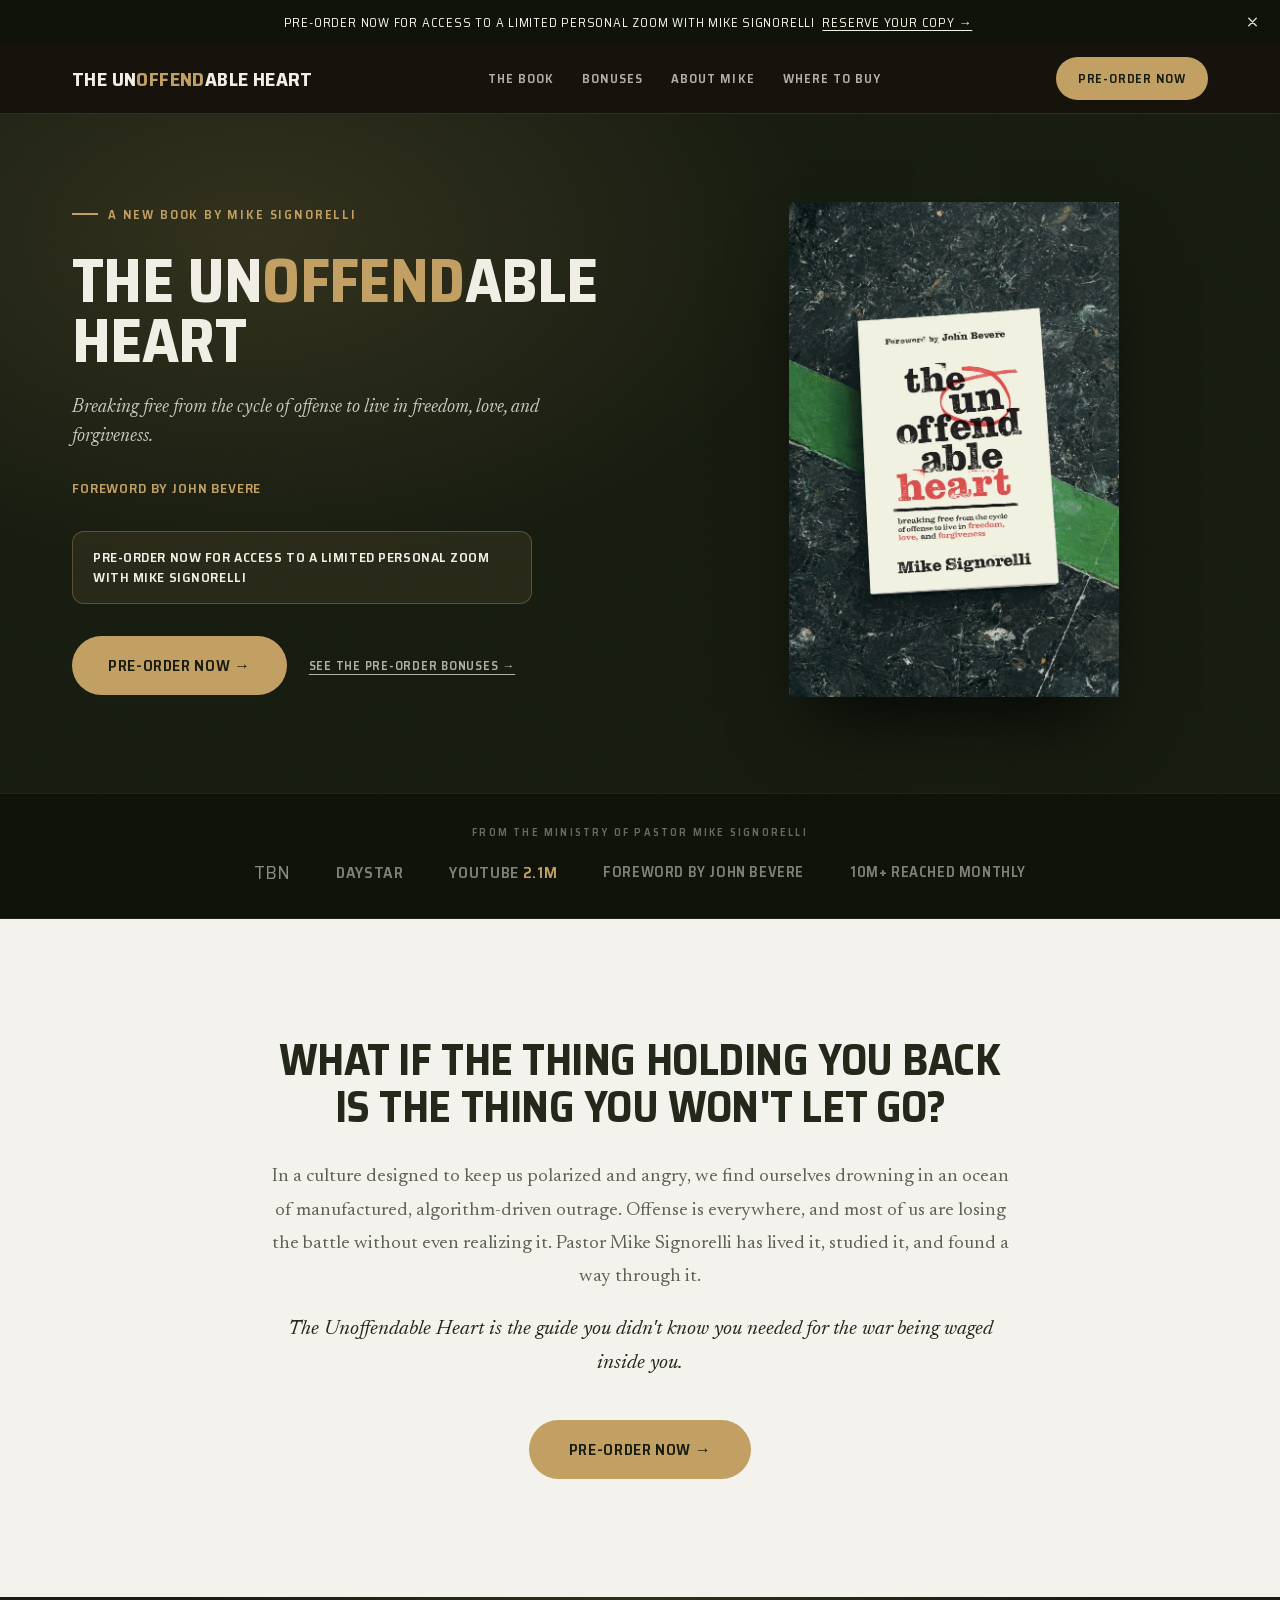
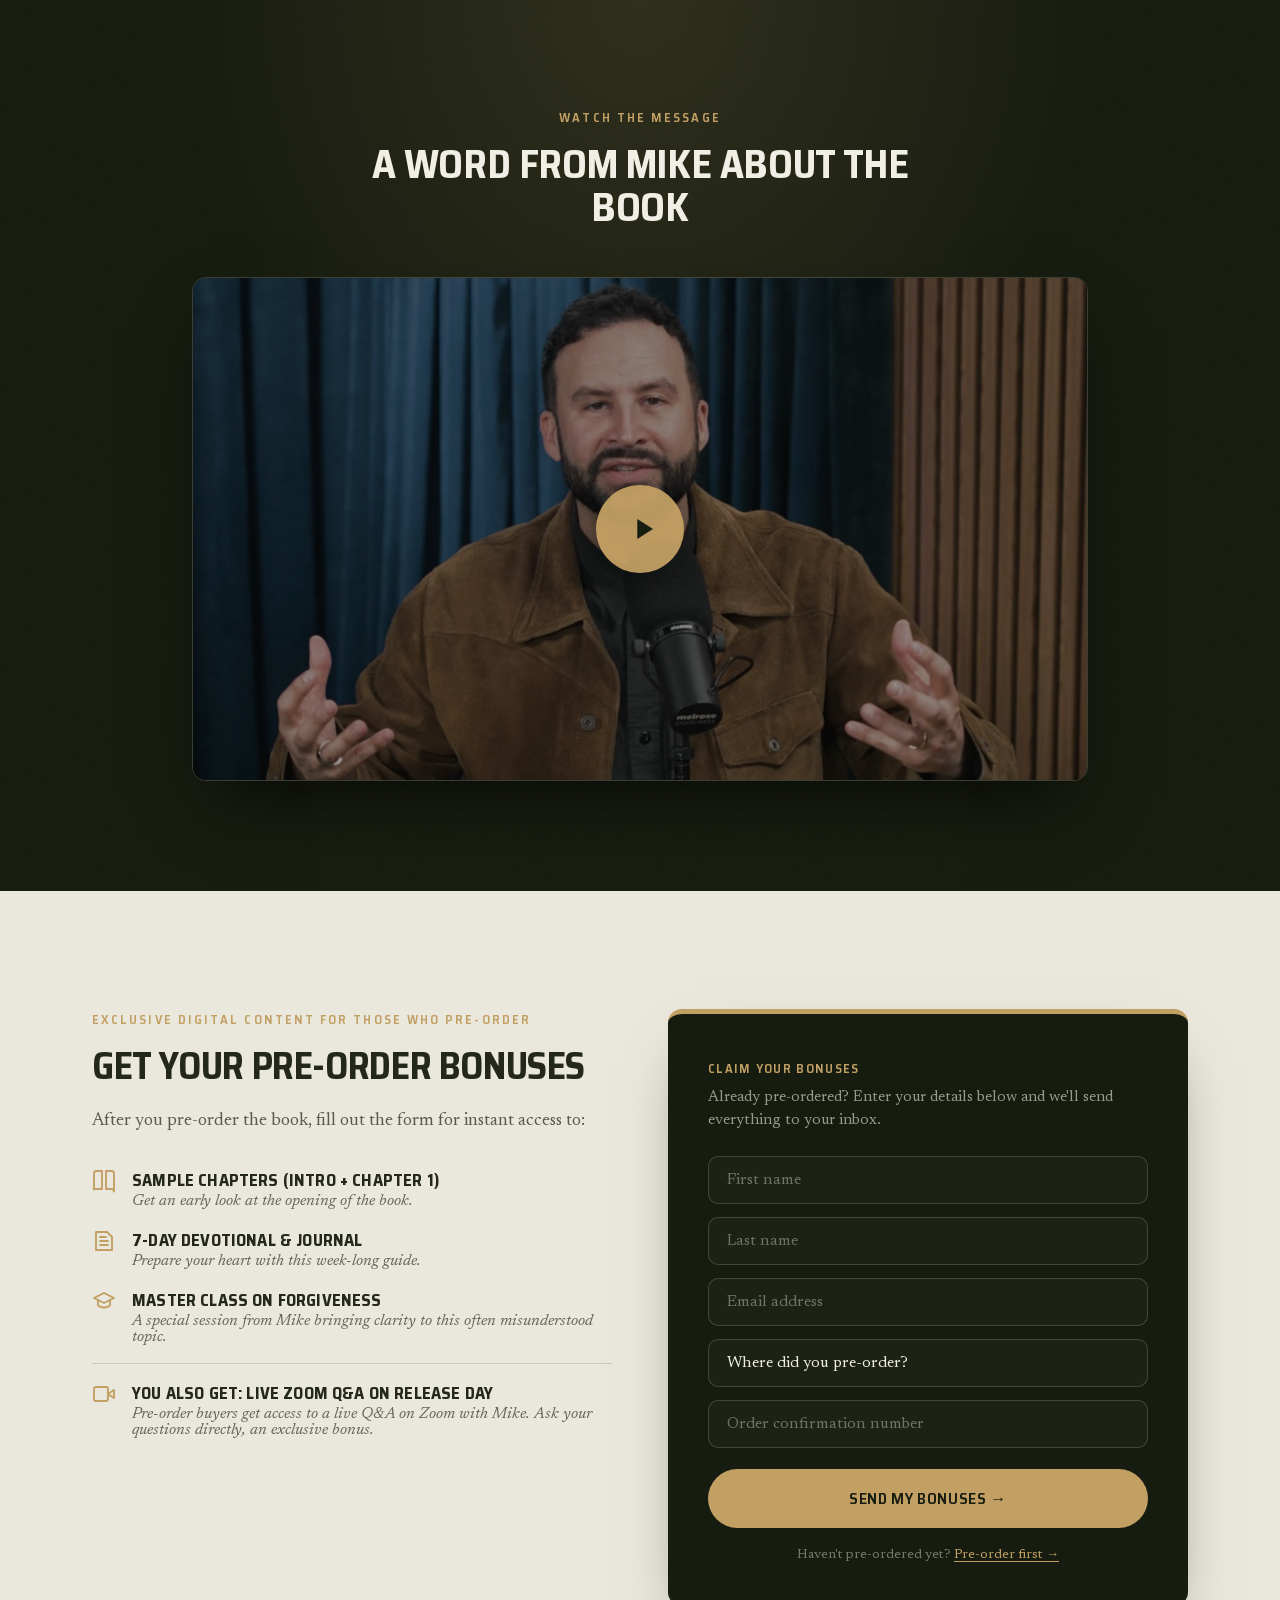
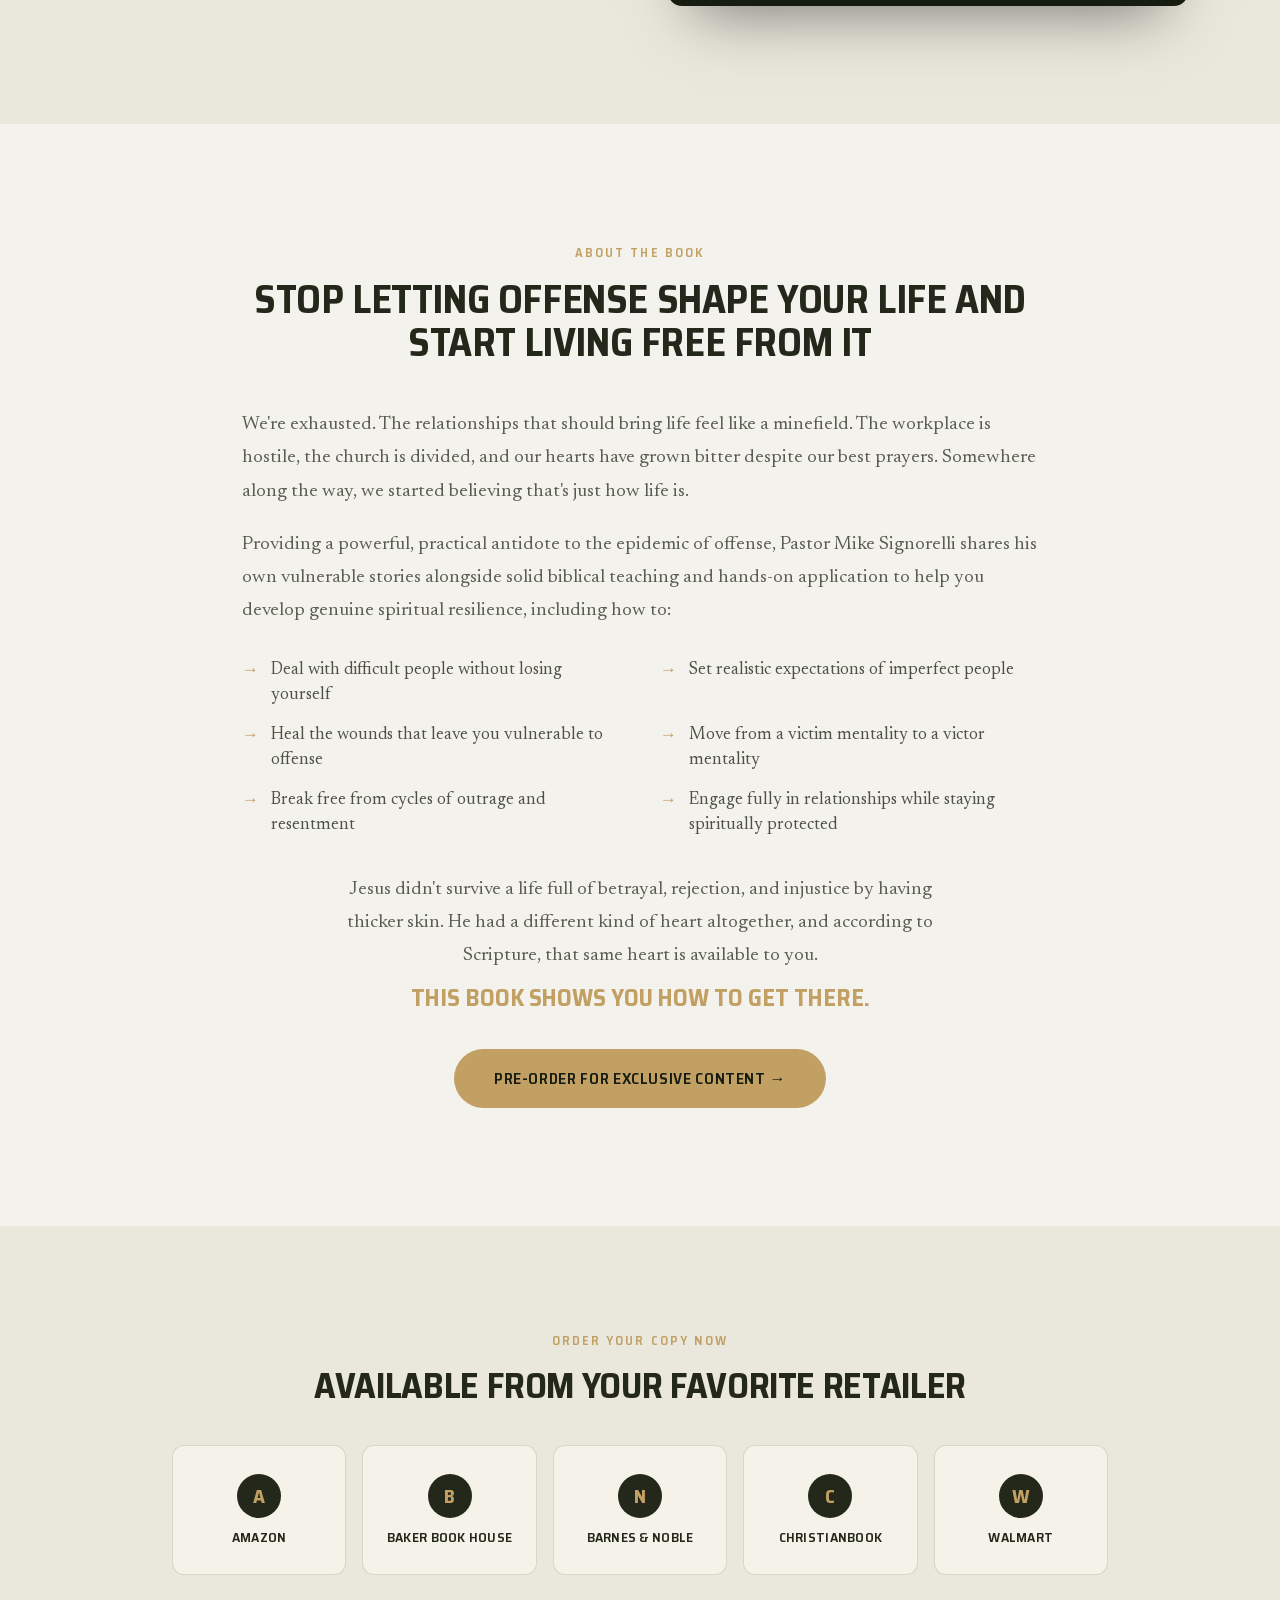
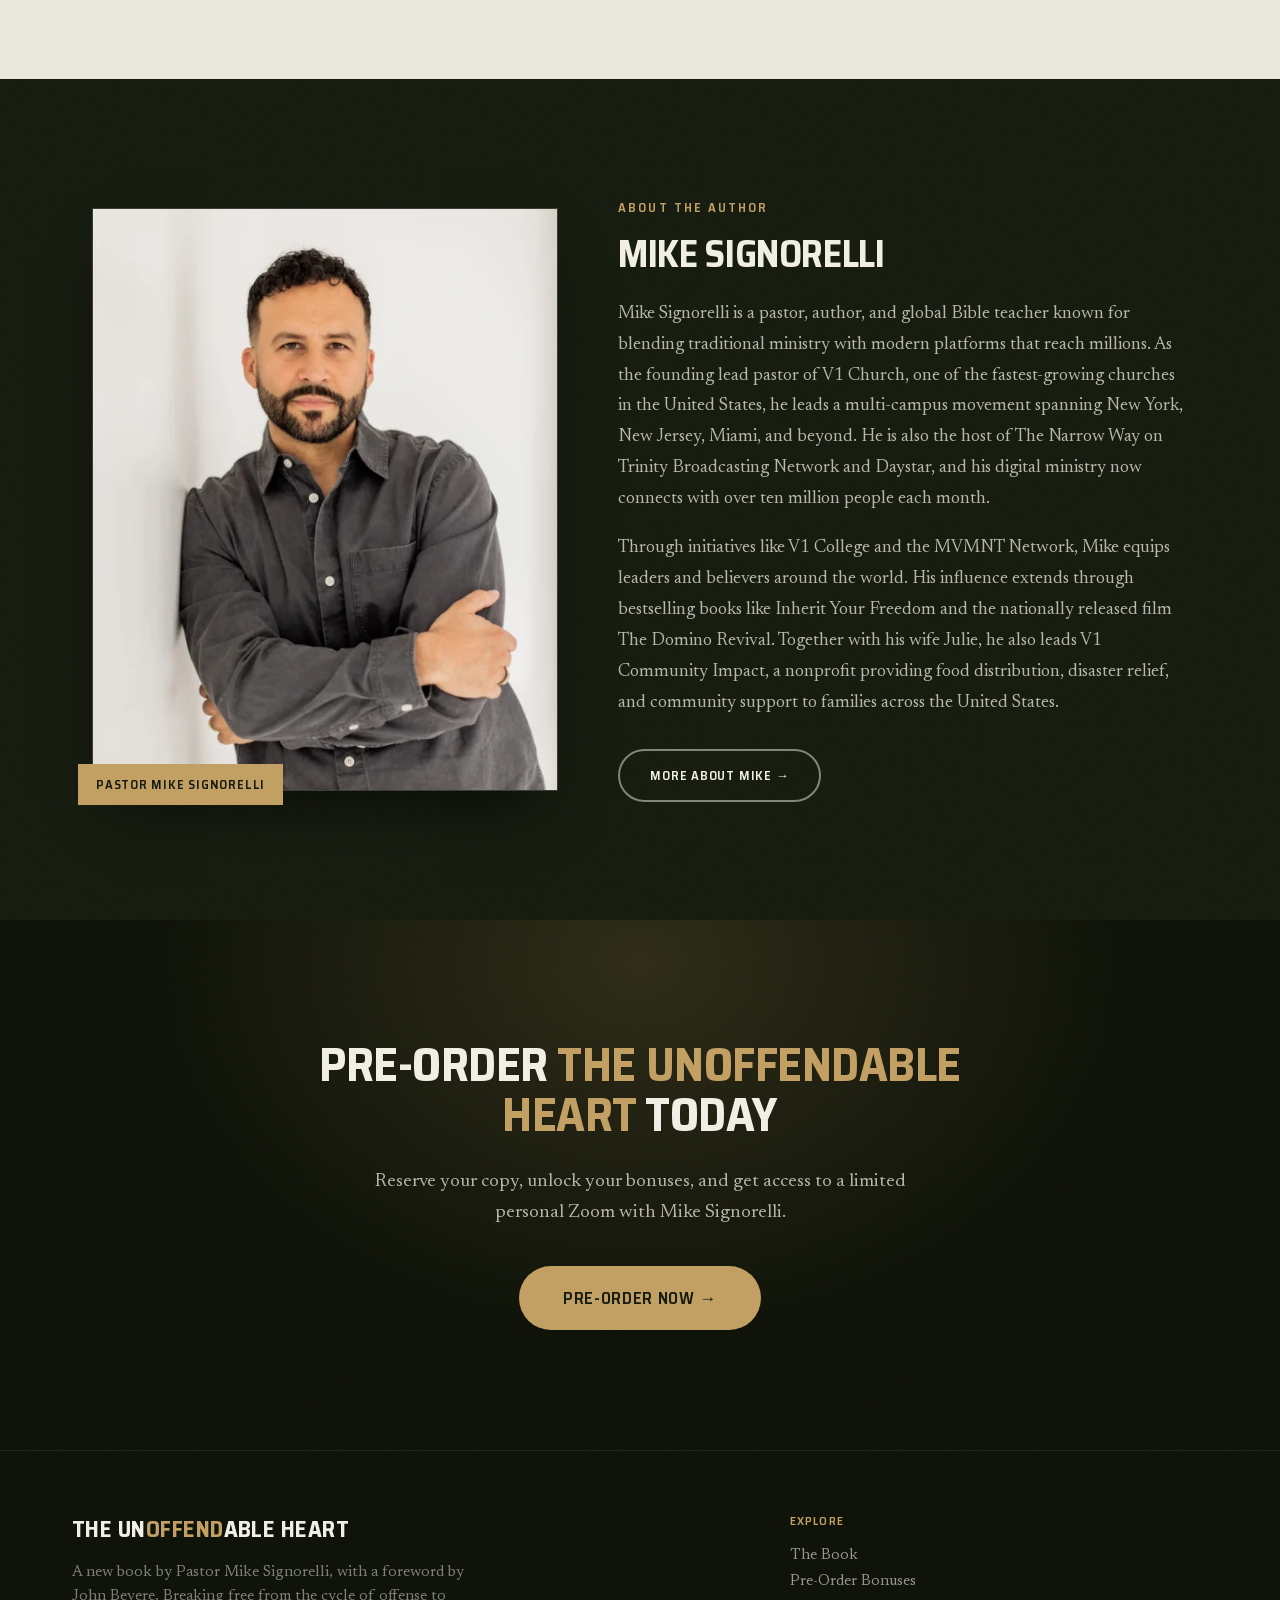
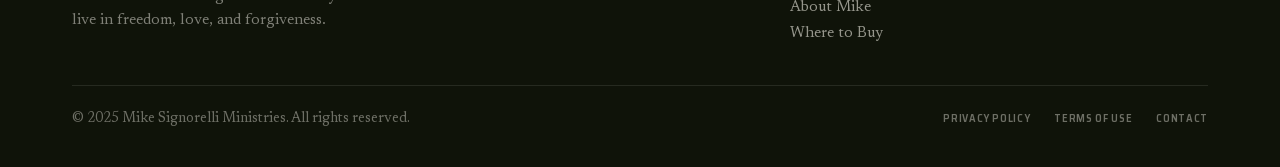
<file: the-unoffendable-heart-pre-order/index.html>
<!DOCTYPE html>
<html lang="en">
<head>
  <meta charset="utf-8">
  <meta name="viewport" content="width=device-width, initial-scale=1">

  <!-- Google Tag Manager -->
  <script>(function(w,d,s,l,i){w[l]=w[l]||[];w[l].push({'gtm.start':
  new Date().getTime(),event:'gtm.js'});var f=d.getElementsByTagName(s)[0],
  j=d.createElement(s),dl=l!='dataLayer'?'&l='+l:'';j.async=true;j.src=
  'https://www.googletagmanager.com/gtm.js?id='+i+dl;f.parentNode.insertBefore(j,f);
  })(window,document,'script','dataLayer','GTM-K7C4LK3');</script>
  <!-- End Google Tag Manager -->

  <title>The Unoffendable Heart — Pre-Order the New Book by Mike Signorelli</title>
  <meta name="description" content="Pre-order The Unoffendable Heart by Pastor Mike Signorelli, with a foreword by John Bevere, and unlock exclusive bonuses: sample chapters, a 7-day devotional, a masterclass on forgiveness, and a live Zoom Q&A on release day.">
  <link rel="canonical" href="https://get.mikesignorelli.com/the-unoffendable-heart-pre-order">
  <meta name="theme-color" content="#171C10">

  <!-- Open Graph -->
  <meta property="og:type" content="book">
  <meta property="og:site_name" content="The Unoffendable Heart">
  <meta property="og:title" content="Pre-Order The Unoffendable Heart by Mike Signorelli">
  <meta property="og:description" content="Breaking free from the cycle of offense to live in freedom, love, and forgiveness. Pre-order now and unlock exclusive bonuses.">
  <meta property="og:url" content="https://get.mikesignorelli.com/the-unoffendable-heart-pre-order">
  <meta property="og:image" content="https://get.mikesignorelli.com/assets/img/book-cover.webp?v=2">

  <!-- Twitter -->
  <meta name="twitter:card" content="summary_large_image">
  <meta name="twitter:title" content="Pre-Order The Unoffendable Heart by Mike Signorelli">
  <meta name="twitter:description" content="Breaking free from the cycle of offense to live in freedom, love, and forgiveness. Pre-order now and unlock exclusive bonuses.">
  <meta name="twitter:image" content="https://get.mikesignorelli.com/assets/img/book-cover.webp?v=2">

  <!-- Favicon -->
  <link rel="icon" href="../assets/img/favicon.svg" type="image/svg+xml">

  <!-- ===================================================================
       ANALYTICS / PIXELS  (placeholder — no tags active by default)
       To enable: replace the XXXX ids below, move each block OUT of this
       comment, and wrap each in its own <script> tag.

       [Google Analytics 4]
       <script async src="https://www.googletagmanager.com/gtag/js?id=G-XXXXXXXXXX"></script>
       <script>
         window.dataLayer = window.dataLayer || [];
         function gtag(){dataLayer.push(arguments);}
         gtag('js', new Date());
         gtag('config', 'G-XXXXXXXXXX');
       </script>

       [Meta (Facebook) Pixel]
       <script>
         !function(f,b,e,v,n,t,s){if(f.fbq)return;n=f.fbq=function(){n.callMethod?
         n.callMethod.apply(n,arguments):n.queue.push(arguments)};if(!f._fbq)f._fbq=n;
         n.push=n;n.loaded=!0;n.version='2.0';n.queue=[];t=b.createElement(e);t.async=!0;
         t.src=v;s=b.getElementsByTagName(e)[0];s.parentNode.insertBefore(t,s)}(window,
         document,'script','https://connect.facebook.net/en_US/fbevents.js');
         fbq('init', 'XXXXXXXXXXXXXXX'); fbq('track', 'PageView');
       </script>
  ==================================================================== -->

  <!-- Self-hosted fonts + styles (fonts.css shared with the quiz page) -->
  <link rel="preload" href="../assets/fonts/saira-700-normal-latin.woff2" as="font" type="font/woff2" crossorigin>
  <link rel="preload" href="../assets/fonts/newsreader-normal-latin.woff2" as="font" type="font/woff2" crossorigin>
  <link rel="stylesheet" href="../assets/css/fonts.css">
  <link rel="stylesheet" href="../assets/css/pre-order.css">
  <link rel="stylesheet" href="../assets/css/nav.css">
</head>
<body>
<!-- Google Tag Manager (noscript) -->
<noscript><iframe src="https://www.googletagmanager.com/ns.html?id=GTM-K7C4LK3"
height="0" width="0" style="display:none;visibility:hidden"></iframe></noscript>
<!-- End Google Tag Manager (noscript) -->
<div class="uh-root">

  
  <div id="uh-announce" style="background:#0F1309; color:#F5F2E9; min-height:44px; display:flex; align-items:center; justify-content:center; padding:9px 48px 9px 24px; position:relative; text-align:center;">
    <span style="font-family:'Saira SemiCondensed',sans-serif; font-weight:400; font-size:13px; letter-spacing:0.06em; text-transform:uppercase;">Pre-order now for access to a limited personal Zoom with Mike Signorelli&nbsp; <a href="https://linktr.ee/the_unoffendable_heart" target="_blank" rel="noopener" style="color:#F5F2E9; text-decoration:underline; text-underline-offset:3px;">Reserve your copy →</a></span>
    <button data-action="dismiss" aria-label="Dismiss announcement" style="position:absolute; right:16px; top:50%; transform:translateY(-50%); background:none; border:none; cursor:pointer; color:rgba(247,245,236,0.85); display:flex; padding:4px;" data-h="1">
      <svg width="15" height="15" viewBox="0 0 24 24" fill="none" stroke="currentColor" stroke-width="2.4" stroke-linecap="round"><path d="M18 6 6 18M6 6l12 12"></path></svg>
    </button>
  </div>
  <!-- NAV -->
  <nav style="position:sticky; top:0; z-index:40; background:rgba(23,19,14,0.92); backdrop-filter:blur(10px); border-bottom:1px solid rgba(240,238,229,0.12); height:70px;">
    <div style="max-width:1200px; margin:0 auto; padding:0 32px; height:100%; display:flex; align-items:center; justify-content:space-between; gap:24px;">
      <a href="#top" style="display:flex; align-items:baseline; gap:7px; text-decoration:none; color:#F0EEE5;">
        <span style="font-family:'Saira SemiCondensed',sans-serif; font-weight:700; font-size:20px; letter-spacing:0.02em; text-transform:uppercase; color:#F0EEE5; white-space:nowrap;">The Un<span style="color:#C2A064;">offend</span>able Heart</span>
      </a>
      <div class="uh-nav-links" style="display:flex; align-items:center; gap:28px;">
        <a href="#book" style="font-family:'Saira SemiCondensed',sans-serif; font-weight:600; font-size:13px; letter-spacing:0.08em; text-transform:uppercase; color:rgba(240,238,229,0.72); text-decoration:none;" data-h="2">The Book</a>
        <a href="#bonuses" style="font-family:'Saira SemiCondensed',sans-serif; font-weight:600; font-size:13px; letter-spacing:0.08em; text-transform:uppercase; color:rgba(240,238,229,0.72); text-decoration:none;" data-h="2">Bonuses</a>
        <a href="#about" style="font-family:'Saira SemiCondensed',sans-serif; font-weight:600; font-size:13px; letter-spacing:0.08em; text-transform:uppercase; color:rgba(240,238,229,0.72); text-decoration:none;" data-h="2">About Mike</a>
        <a href="#order" style="font-family:'Saira SemiCondensed',sans-serif; font-weight:600; font-size:13px; letter-spacing:0.08em; text-transform:uppercase; color:rgba(240,238,229,0.72); text-decoration:none;" data-h="2">Where to Buy</a>
      </div>
      <a class="uh-nav-cta" href="https://linktr.ee/the_unoffendable_heart" target="_blank" rel="noopener" style="font-family:'Saira SemiCondensed',sans-serif; font-weight:600; font-size:13px; letter-spacing:0.06em; text-transform:uppercase; color:#171C10; background:#C2A064; padding:11px 22px; border-radius:999px; border:none; cursor:pointer; text-decoration:none;" data-h="3">Pre-Order Now</a>
      <button class="uh-burger" type="button" aria-label="Menu" aria-expanded="false" aria-controls="uh-mobile-menu">
        <svg class="uh-burger-bars" width="26" height="26" viewBox="0 0 24 24" fill="none" stroke="currentColor" stroke-width="2.2" stroke-linecap="round"><path d="M3 6h18M3 12h18M3 18h18"></path></svg>
        <svg class="uh-burger-x" width="26" height="26" viewBox="0 0 24 24" fill="none" stroke="currentColor" stroke-width="2.2" stroke-linecap="round"><path d="M18 6 6 18M6 6l12 12"></path></svg>
      </button>
    </div>
    <div id="uh-mobile-menu" class="uh-mobile-menu">
      <a href="#book">The Book</a>
      <a href="#bonuses">Bonuses</a>
      <a href="#about">About Mike</a>
      <a href="#order">Where to Buy</a>
    </div>
  </nav>

  <!-- HERO -->
  <header id="top" class="uh-grain" style="position:relative; overflow:hidden; background:#171C10;">
    <div style="position:absolute; inset:0; background:radial-gradient(70% 80% at 20% 18%, rgba(194,160,100,0.16), transparent 62%);"></div>
    <div class="uh-hero-grid" style="max-width:1200px; margin:0 auto; padding:88px 32px 96px; position:relative; display:grid; grid-template-columns:1fr 0.9fr; gap:64px; align-items:center;">
      <div class="uh-hero-copy" style="display:flex; flex-direction:column;">
        <div style="display:inline-flex; align-items:center; gap:10px; margin-bottom:26px;">
          <span style="width:26px; height:2px; background:#C2A064;"></span>
          <span style="font-family:'Saira SemiCondensed',sans-serif; font-weight:600; font-size:13px; letter-spacing:0.14em; text-transform:uppercase; color:#C2A064;">A new book by Mike Signorelli</span>
        </div>
        <h1 class="uh-h1" style="font-family:'Saira SemiCondensed',sans-serif; font-weight:700; text-transform:uppercase; font-size:62px; line-height:0.98; letter-spacing:-0.01em; color:#F0EEE5; margin:0 0 22px;">The Un<span style="color:#C2A064;">offend</span>able Heart</h1>
        <p style="font-family:'Newsreader',serif; font-style:italic; font-size:19px; line-height:1.5; color:rgba(240,238,229,0.82); max-width:500px; margin:0 0 26px;">Breaking free from the cycle of offense to live in freedom, love, and forgiveness.</p>
        <p style="font-family:'Saira SemiCondensed',sans-serif; font-weight:600; font-size:14px; letter-spacing:0.06em; text-transform:uppercase; color:#C2A064; margin:0 0 32px;">Foreword by John Bevere</p>
        <div style="background:rgba(194,160,100,0.1); border:1px solid rgba(194,160,100,0.35); border-radius:12px; padding:16px 20px; margin-bottom:32px; max-width:460px;">
          <p style="font-family:'Saira SemiCondensed',sans-serif; font-weight:600; font-size:14px; letter-spacing:0.04em; text-transform:uppercase; color:#F0EEE5; margin:0; line-height:1.4;">Pre-order now for access to a limited personal Zoom with Mike Signorelli</p>
        </div>
        <div class="uh-hero-cta" style="display:flex; align-items:center; gap:22px; flex-wrap:wrap;">
          <a href="https://linktr.ee/the_unoffendable_heart" target="_blank" rel="noopener" style="display:inline-flex; align-items:center; gap:10px; font-family:'Saira SemiCondensed',sans-serif; font-weight:600; font-size:16px; letter-spacing:0.04em; text-transform:uppercase; color:#171C10; background:#C2A064; padding:17px 36px; border-radius:999px; border:none; cursor:pointer; text-decoration:none;" data-h="4">Pre-Order Now →</a>
          <a href="#bonuses" style="font-family:'Saira SemiCondensed',sans-serif; font-weight:600; font-size:12.5px; letter-spacing:0.06em; text-transform:uppercase; color:rgba(240,238,229,0.7); text-decoration:underline; text-underline-offset:4px;" data-h="2">See the pre-order bonuses →</a>
        </div>
      </div>
      <div style="position:relative; display:flex; justify-content:center;">
        <div class="uh-book-hero" style="position:relative; width:330px; aspect-ratio:2/3; box-shadow:0 40px 70px -20px rgba(0,0,0,0.7);">
          <img class="image-slot" src="../assets/img/book-cover.webp?v=2" alt="Cover of the book “The Unoffendable Heart” by Mike Signorelli" loading="lazy" style="width:100%; height:100%; object-fit:cover; display:block;">
        </div>
      </div>
    </div>
  </header>

  <!-- TRUST BAR -->
  <section style="background:#0F1309; border-top:1px solid rgba(240,238,229,0.07); border-bottom:1px solid rgba(240,238,229,0.07);">
    <div style="max-width:1200px; margin:0 auto; padding:30px 32px; display:flex; flex-direction:column; align-items:center; gap:15px;">
      <span style="font-family:'Saira SemiCondensed',sans-serif; font-weight:600; font-size:11px; letter-spacing:0.2em; text-transform:uppercase; color:rgba(240,238,229,0.4);">From the ministry of Pastor Mike Signorelli</span>
      <div style="display:flex; flex-wrap:wrap; align-items:center; justify-content:center; gap:16px 46px;">
        <span style="font-family:'Saira SemiCondensed',sans-serif; font-size:20px; color:rgba(240,238,229,0.55);">TBN</span>
        <span style="font-family:'Saira SemiCondensed',sans-serif; font-weight:600; font-size:16px; letter-spacing:0.04em; text-transform:uppercase; color:rgba(240,238,229,0.5);">Daystar</span>
        <span style="font-family:'Saira SemiCondensed',sans-serif; font-weight:600; font-size:16px; letter-spacing:0.04em; text-transform:uppercase; color:rgba(240,238,229,0.5);">YouTube <span style="color:#C2A064;">2.1M</span></span>
        <span style="font-family:'Saira SemiCondensed',sans-serif; font-weight:600; font-size:15px; letter-spacing:0.04em; text-transform:uppercase; color:rgba(240,238,229,0.5);">Foreword by John Bevere</span>
        <span style="font-family:'Saira SemiCondensed',sans-serif; font-weight:600; font-size:15px; letter-spacing:0.04em; text-transform:uppercase; color:rgba(240,238,229,0.5);">10M+ Reached Monthly</span>
      </div>
    </div>
  </section>

  <!-- HOOK -->
  <section class="uh-section" style="background:#F4F2EC; padding:118px 0;">
    <div style="max-width:820px; margin:0 auto; padding:0 32px; text-align:center;">
      <h2 class="uh-h2" style="font-family:'Saira SemiCondensed',sans-serif; font-weight:700; text-transform:uppercase; font-size:44px; line-height:1.06; letter-spacing:-0.01em; color:#23281A; margin:0 0 30px;">What if the thing holding you back is the thing you won't let go?</h2>
      <p style="font-family:'Newsreader',serif; font-size:19px; line-height:1.75; color:rgba(35,40,26,0.72); margin:0 0 20px;">In a culture designed to keep us polarized and angry, we find ourselves drowning in an ocean of manufactured, algorithm-driven outrage. Offense is everywhere, and most of us are losing the battle without even realizing it. Pastor Mike Signorelli has lived it, studied it, and found a way through it.</p>
      <p style="font-family:'Newsreader',serif; font-style:italic; font-size:21px; line-height:1.6; color:#23281A; margin:0 0 40px;">The Unoffendable Heart is the guide you didn't know you needed for the war being waged inside you.</p>
      <a href="https://linktr.ee/the_unoffendable_heart" target="_blank" rel="noopener" style="display:inline-flex; align-items:center; gap:10px; font-family:'Saira SemiCondensed',sans-serif; font-weight:600; font-size:16px; letter-spacing:0.04em; text-transform:uppercase; color:#171C10; background:#C2A064; padding:17px 40px; border-radius:999px; border:none; cursor:pointer; text-decoration:none;" data-h="4">Pre-Order Now →</a>
    </div>
  </section>

  <!-- VIDEO -->
  <section class="uh-section uh-grain" style="background:#171C10; padding:110px 0; position:relative; overflow:hidden;">
    <div style="position:absolute; inset:0; background:radial-gradient(60% 100% at 50% 0%, rgba(194,160,100,0.14), transparent 60%);"></div>
    <div style="max-width:960px; margin:0 auto; padding:0 32px; position:relative;">
      <div style="text-align:center; max-width:640px; margin:0 auto 48px;">
        <div style="font-family:'Saira SemiCondensed',sans-serif; font-weight:600; font-size:13px; letter-spacing:0.16em; text-transform:uppercase; color:#C2A064; margin-bottom:16px;">Watch the message</div>
        <h2 class="uh-h2" style="font-family:'Saira SemiCondensed',sans-serif; font-weight:700; text-transform:uppercase; font-size:40px; line-height:1.06; letter-spacing:-0.01em; color:#F0EEE5; margin:0;">A word from Mike about the book</h2>
      </div>
      <div class="uh-video" style="position:relative; aspect-ratio:16/9; border:1px solid rgba(240,238,229,0.16); border-radius:14px; overflow:hidden; box-shadow:0 34px 66px -22px rgba(0,0,0,0.7);">
        <video id="uh-video-el" playsinline preload="metadata" poster="../assets/img/uh-video-poster.jpg" style="width:100%; height:100%; display:block; object-fit:cover; background:#0F1309;">
          <source src="../assets/video/UH_PREORDER_16x9.webm" type="video/webm">
          <source src="../assets/video/UH_PREORDER_16x9.mp4" type="video/mp4">
        </video>
        <button class="uh-video-play" type="button" aria-label="Play the video: A word from Mike about the book" style="position:absolute; inset:0; background:rgba(15,19,9,0.35); display:flex; align-items:center; justify-content:center; border:none; cursor:pointer; padding:0;">
          <span style="width:88px; height:88px; border-radius:50%; background:rgba(194,160,100,0.95); display:flex; align-items:center; justify-content:center; box-shadow:0 12px 40px rgba(0,0,0,0.5);">
            <svg width="34" height="34" viewBox="0 0 24 24" fill="#171C10" style="margin-left:5px;"><path d="M8 5v14l11-7z"></path></svg>
          </span>
        </button>
      </div>
    </div>
  </section>

  <!-- BONUSES + FORM -->
  <section id="bonuses" class="uh-section" style="background:#EAE7DC; padding:118px 0;">
    <div class="uh-two-col" style="max-width:1160px; margin:0 auto; padding:0 32px; display:grid; grid-template-columns:1fr 1fr; gap:56px; align-items:start;">
      <div>
        <div style="font-family:'Saira SemiCondensed',sans-serif; font-weight:600; font-size:13px; letter-spacing:0.16em; text-transform:uppercase; color:#C2A064; margin-bottom:16px;">Exclusive digital content for those who pre-order</div>
        <h2 class="uh-h2" style="font-family:'Saira SemiCondensed',sans-serif; font-weight:700; text-transform:uppercase; font-size:38px; line-height:1.06; letter-spacing:-0.01em; color:#23281A; margin:0 0 20px;">Get your pre-order bonuses</h2>
        <p style="font-family:'Newsreader',serif; font-size:18px; line-height:1.68; color:rgba(35,40,26,0.74); margin:0 0 30px;">After you pre-order the book, fill out the form for instant access to:</p>
        <div style="display:flex; flex-direction:column; gap:18px;">
          <div style="display:flex; gap:16px; align-items:flex-start;"><svg width="24" height="24" viewBox="0 0 24 24" fill="none" stroke="#C2A064" stroke-width="1.9" stroke-linecap="round" stroke-linejoin="round" style="flex-shrink:0; margin-top:2px;"><path d="M2 4.5A2.5 2.5 0 0 1 4.5 2H10v18H4.5A2.5 2.5 0 0 0 2 20.5z"></path><path d="M22 4.5A2.5 2.5 0 0 0 19.5 2H14v18h5.5a2.5 2.5 0 0 1 2.5 2.5z"></path></svg><span><span style="display:block; font-family:'Saira SemiCondensed',sans-serif; font-weight:700; text-transform:uppercase; letter-spacing:0.01em; font-size:17px; color:#23281A;">Sample Chapters (Intro + Chapter 1)</span><span style="font-family:'Newsreader',serif; font-style:italic; font-size:16px; color:rgba(35,40,26,0.68);">Get an early look at the opening of the book.</span></span></div>
          <div style="display:flex; gap:16px; align-items:flex-start;"><svg width="24" height="24" viewBox="0 0 24 24" fill="none" stroke="#C2A064" stroke-width="1.9" stroke-linecap="round" stroke-linejoin="round" style="flex-shrink:0; margin-top:2px;"><path d="M4 3h11l5 5v13H4z"></path><path d="M8 8h6M8 12h8M8 16h8"></path></svg><span><span style="display:block; font-family:'Saira SemiCondensed',sans-serif; font-weight:700; text-transform:uppercase; letter-spacing:0.01em; font-size:17px; color:#23281A;">7-Day Devotional &amp; Journal</span><span style="font-family:'Newsreader',serif; font-style:italic; font-size:16px; color:rgba(35,40,26,0.68);">Prepare your heart with this week-long guide.</span></span></div>
          <div style="display:flex; gap:16px; align-items:flex-start;"><svg width="24" height="24" viewBox="0 0 24 24" fill="none" stroke="#C2A064" stroke-width="1.9" stroke-linecap="round" stroke-linejoin="round" style="flex-shrink:0; margin-top:2px;"><path d="M22 9 12 4 2 9l10 5z"></path><path d="M6 11v5c0 1 2.7 2.5 6 2.5s6-1.5 6-2.5v-5"></path></svg><span><span style="display:block; font-family:'Saira SemiCondensed',sans-serif; font-weight:700; text-transform:uppercase; letter-spacing:0.01em; font-size:17px; color:#23281A;">Master Class on Forgiveness</span><span style="font-family:'Newsreader',serif; font-style:italic; font-size:16px; color:rgba(35,40,26,0.68);">A special session from Mike bringing clarity to this often misunderstood topic.</span></span></div>
          <div style="display:flex; gap:16px; align-items:flex-start; padding-top:16px; border-top:1px solid rgba(35,40,26,0.16);"><svg width="24" height="24" viewBox="0 0 24 24" fill="none" stroke="#C2A064" stroke-width="1.9" stroke-linecap="round" stroke-linejoin="round" style="flex-shrink:0; margin-top:2px;"><rect x="2" y="5" width="14" height="14" rx="2"></rect><path d="m22 8-6 4 6 4z"></path></svg><span><span style="display:block; font-family:'Saira SemiCondensed',sans-serif; font-weight:700; text-transform:uppercase; letter-spacing:0.01em; font-size:17px; color:#23281A;">You also get: Live Zoom Q&amp;A on release day</span><span style="font-family:'Newsreader',serif; font-style:italic; font-size:16px; color:rgba(35,40,26,0.68);">Pre-order buyers get access to a live Q&amp;A on Zoom with Mike. Ask your questions directly, an exclusive bonus.</span></span></div>
        </div>
      </div>

      <div style="background:#171C10; border-top:5px solid #C2A064; border-radius:14px; padding:44px 40px; box-shadow:0 30px 60px -26px rgba(0,0,0,0.5);">
        <div id="uh-form-done" class="uh-hidden">
          <div class="uh-anim" style="text-align:center; padding:24px 0;">
            <div style="width:70px; height:70px; border-radius:50%; background:#C2A064; display:flex; align-items:center; justify-content:center; margin:0 auto 24px;">
              <svg width="34" height="34" viewBox="0 0 24 24" fill="none" stroke="#171C10" stroke-width="2.6" stroke-linecap="round" stroke-linejoin="round"><path d="M20 6 9 17l-5-5"></path></svg>
            </div>
            <h3 style="font-family:'Saira SemiCondensed',sans-serif; font-weight:700; text-transform:uppercase; font-size:28px; line-height:1.1; color:#F0EEE5; margin:0 0 14px;">Your bonuses are unlocked</h3>
            <p style="font-family:'Newsreader',serif; font-size:17px; line-height:1.6; color:rgba(240,238,229,0.74); margin:0;"><span id="uh-form-name"></span>Check your inbox: your sample chapters, devotional, master class, and Zoom invite are on their way now.</p>
          </div>
        </div>
        <div id="uh-form-open">
        <div>
          <div style="font-family:'Saira SemiCondensed',sans-serif; font-weight:600; font-size:13px; letter-spacing:0.1em; text-transform:uppercase; color:#C2A064; margin-bottom:8px;">Claim your bonuses</div>
          <p style="font-family:'Newsreader',serif; font-size:15px; line-height:1.5; color:rgba(240,238,229,0.6); margin:0 0 24px;">Already pre-ordered? Enter your details below and we'll send everything to your inbox.</p>
          <form data-action-submit="submitForm" style="display:flex; flex-direction:column; gap:13px;">
            <input name="firstName" type="text" autocomplete="given-name" required="" placeholder="First name" style="background:#1C2214; border:1px solid rgba(240,238,229,0.18); border-radius:10px; padding:15px 18px; font-family:'Newsreader',serif; font-size:16px; color:#F0EEE5; outline:none;" data-f="1">
            <input name="lastName" type="text" autocomplete="family-name" required="" placeholder="Last name" style="background:#1C2214; border:1px solid rgba(240,238,229,0.18); border-radius:10px; padding:15px 18px; font-family:'Newsreader',serif; font-size:16px; color:#F0EEE5; outline:none;" data-f="1">
            <input name="email" type="email" autocomplete="email" required="" placeholder="Email address" style="background:#1C2214; border:1px solid rgba(240,238,229,0.18); border-radius:10px; padding:15px 18px; font-family:'Newsreader',serif; font-size:16px; color:#F0EEE5; outline:none;" data-f="1">
            <select id="uh-retailer" name="retailer" required="" style="background:#1C2214; border:1px solid rgba(240,238,229,0.18); border-radius:10px; padding:15px 18px; font-family:'Newsreader',serif; font-size:16px; color:#F0EEE5; outline:none; appearance:none;" data-f="1">
              <option value="" disabled="" selected="">Where did you pre-order?</option>
              <option value="amazon" style="color:#23281A;">Amazon</option>
              <option value="baker" style="color:#23281A;">Baker Book House</option>
              <option value="bn" style="color:#23281A;">Barnes &amp; Noble</option>
              <option value="christianbook" style="color:#23281A;">Christianbook</option>
              <option value="walmart" style="color:#23281A;">Walmart</option>
              <option value="other" style="color:#23281A;">Other retailer</option>
            </select>
            <input name="orderNo" type="text" required="" placeholder="Order confirmation number" style="background:#1C2214; border:1px solid rgba(240,238,229,0.18); border-radius:10px; padding:15px 18px; font-family:'Newsreader',serif; font-size:16px; color:#F0EEE5; outline:none;" data-f="1">
            <button type="submit" style="margin-top:8px; font-family:'Saira SemiCondensed',sans-serif; font-weight:600; font-size:16px; letter-spacing:0.04em; text-transform:uppercase; color:#171C10; background:#C2A064; padding:17px; border-radius:999px; border:none; cursor:pointer;" data-h="3">Send My Bonuses →</button>
          </form>
          <p style="font-family:'Newsreader',serif; font-size:13px; color:rgba(240,238,229,0.45); margin:18px 0 0; text-align:center;">Haven't pre-ordered yet? <a href="https://linktr.ee/the_unoffendable_heart" target="_blank" rel="noopener" style="color:#C2A064; text-decoration:underline; text-underline-offset:3px;">Pre-order first →</a></p>
        </div>
        </div>
      </div>
    </div>
  </section>

  <!-- ABOUT THE BOOK -->
  <section id="book" class="uh-section" style="background:#F4F2EC; padding:118px 0;">
    <div style="max-width:860px; margin:0 auto; padding:0 32px;">
      <div style="text-align:center; margin-bottom:44px;">
        <div style="font-family:'Saira SemiCondensed',sans-serif; font-weight:600; font-size:13px; letter-spacing:0.16em; text-transform:uppercase; color:#C2A064; margin-bottom:16px;">About the book</div>
        <h2 class="uh-h2" style="font-family:'Saira SemiCondensed',sans-serif; font-weight:700; text-transform:uppercase; font-size:40px; line-height:1.06; letter-spacing:-0.01em; color:#23281A; margin:0;">Stop letting offense shape your life and start living free from it</h2>
      </div>
      <p style="font-family:'Newsreader',serif; font-size:19px; line-height:1.75; color:rgba(35,40,26,0.74); margin:0 0 20px;">We're exhausted. The relationships that should bring life feel like a minefield. The workplace is hostile, the church is divided, and our hearts have grown bitter despite our best prayers. Somewhere along the way, we started believing that's just how life is.</p>
      <p style="font-family:'Newsreader',serif; font-size:19px; line-height:1.75; color:rgba(35,40,26,0.74); margin:0 0 30px;">Providing a powerful, practical antidote to the epidemic of offense, Pastor Mike Signorelli shares his own vulnerable stories alongside solid biblical teaching and hands-on application to help you develop genuine spiritual resilience, including how to:</p>
      <div style="display:grid; grid-template-columns:1fr 1fr; gap:14px 40px; margin-bottom:34px;">
        <div style="display:flex; gap:12px; align-items:flex-start;"><span style="color:#C2A064; font-family:'Saira SemiCondensed',sans-serif; font-weight:600; font-size:17px; line-height:1.4;">→</span><span style="font-family:'Newsreader',serif; font-size:17px; line-height:1.5; color:rgba(35,40,26,0.8);">Deal with difficult people without losing yourself</span></div>
        <div style="display:flex; gap:12px; align-items:flex-start;"><span style="color:#C2A064; font-family:'Saira SemiCondensed',sans-serif; font-weight:600; font-size:17px; line-height:1.4;">→</span><span style="font-family:'Newsreader',serif; font-size:17px; line-height:1.5; color:rgba(35,40,26,0.8);">Set realistic expectations of imperfect people</span></div>
        <div style="display:flex; gap:12px; align-items:flex-start;"><span style="color:#C2A064; font-family:'Saira SemiCondensed',sans-serif; font-weight:600; font-size:17px; line-height:1.4;">→</span><span style="font-family:'Newsreader',serif; font-size:17px; line-height:1.5; color:rgba(35,40,26,0.8);">Heal the wounds that leave you vulnerable to offense</span></div>
        <div style="display:flex; gap:12px; align-items:flex-start;"><span style="color:#C2A064; font-family:'Saira SemiCondensed',sans-serif; font-weight:600; font-size:17px; line-height:1.4;">→</span><span style="font-family:'Newsreader',serif; font-size:17px; line-height:1.5; color:rgba(35,40,26,0.8);">Move from a victim mentality to a victor mentality</span></div>
        <div style="display:flex; gap:12px; align-items:flex-start;"><span style="color:#C2A064; font-family:'Saira SemiCondensed',sans-serif; font-weight:600; font-size:17px; line-height:1.4;">→</span><span style="font-family:'Newsreader',serif; font-size:17px; line-height:1.5; color:rgba(35,40,26,0.8);">Break free from cycles of outrage and resentment</span></div>
        <div style="display:flex; gap:12px; align-items:flex-start;"><span style="color:#C2A064; font-family:'Saira SemiCondensed',sans-serif; font-weight:600; font-size:17px; line-height:1.4;">→</span><span style="font-family:'Newsreader',serif; font-size:17px; line-height:1.5; color:rgba(35,40,26,0.8);">Engage fully in relationships while staying spiritually protected</span></div>
      </div>
      <div style="max-width:640px; margin:0 auto; text-align:center;">
        <p style="font-family:'Newsreader',serif; font-size:19px; line-height:1.75; color:rgba(35,40,26,0.74); margin:0 0 12px;">Jesus didn't survive a life full of betrayal, rejection, and injustice by having thicker skin. He had a different kind of heart altogether, and according to Scripture, that same heart is available to you.</p>
        <p style="font-family:'Saira SemiCondensed',sans-serif; font-weight:700; text-transform:uppercase; font-size:24px; line-height:1.2; color:#C2A064; margin:0 0 36px;">This book shows you how to get there.</p>
        <a class="uh-cta-fit" href="https://linktr.ee/the_unoffendable_heart" target="_blank" rel="noopener" style="display:inline-flex; align-items:center; gap:10px; font-family:'Saira SemiCondensed',sans-serif; font-weight:600; font-size:16px; letter-spacing:0.04em; text-transform:uppercase; color:#171C10; background:#C2A064; padding:17px 40px; border-radius:999px; border:none; cursor:pointer; text-decoration:none;" data-h="4">Pre-Order for Exclusive Content →</a>
      </div>
    </div>
  </section>

  <!-- WHERE TO BUY -->
  <section id="order" class="uh-section" style="background:#EAE7DC; padding:104px 0;">
    <div style="max-width:1000px; margin:0 auto; padding:0 32px; text-align:center;">
      <div style="font-family:'Saira SemiCondensed',sans-serif; font-weight:600; font-size:13px; letter-spacing:0.16em; text-transform:uppercase; color:#C2A064; margin-bottom:16px;">Order your copy now</div>
      <h2 class="uh-h2" style="font-family:'Saira SemiCondensed',sans-serif; font-weight:700; text-transform:uppercase; font-size:36px; line-height:1.06; letter-spacing:-0.01em; color:#23281A; margin:0 0 40px;">Available from your favorite retailer</h2>
      <div class="uh-retailers" style="display:grid; grid-template-columns:repeat(5,1fr); gap:16px;">
        
          <a href="https://www.amazon.com/Unoffendable-Heart-Breaking-Offense-Forgiveness/dp/080077261X" target="_blank" rel="noopener" style="display:flex; flex-direction:column; align-items:center; justify-content:center; gap:12px; background:#F5F2E9; border:1px solid rgba(35,40,26,0.14); border-radius:12px; padding:28px 16px; text-decoration:none; transition:transform .18s, border-color .18s, box-shadow .18s;" data-h="5">
            <span style="width:44px; height:44px; border-radius:50%; background:#23281A; display:flex; align-items:center; justify-content:center; font-family:'Saira SemiCondensed',sans-serif; font-weight:700; font-size:20px; color:#C2A064;">A</span>
            <span style="font-family:'Saira SemiCondensed',sans-serif; font-weight:600; font-size:14px; letter-spacing:0.02em; text-transform:uppercase; color:#23281A; line-height:1.1;">Amazon</span>
          </a>
        

          <a href="https://bakerpublishinggroup.com/products/9780800772611_the-unoffendable-heart" target="_blank" rel="noopener" style="display:flex; flex-direction:column; align-items:center; justify-content:center; gap:12px; background:#F5F2E9; border:1px solid rgba(35,40,26,0.14); border-radius:12px; padding:28px 16px; text-decoration:none; transition:transform .18s, border-color .18s, box-shadow .18s;" data-h="5">
            <span style="width:44px; height:44px; border-radius:50%; background:#23281A; display:flex; align-items:center; justify-content:center; font-family:'Saira SemiCondensed',sans-serif; font-weight:700; font-size:20px; color:#C2A064;">B</span>
            <span style="font-family:'Saira SemiCondensed',sans-serif; font-weight:600; font-size:14px; letter-spacing:0.02em; text-transform:uppercase; color:#23281A; line-height:1.1;">Baker Book House</span>
          </a>
        

          <a href="https://www.barnesandnoble.com/w/the-unoffendable-heart-mike-signorelli/1149555843?ean=9780800772611" target="_blank" rel="noopener" style="display:flex; flex-direction:column; align-items:center; justify-content:center; gap:12px; background:#F5F2E9; border:1px solid rgba(35,40,26,0.14); border-radius:12px; padding:28px 16px; text-decoration:none; transition:transform .18s, border-color .18s, box-shadow .18s;" data-h="5">
            <span style="width:44px; height:44px; border-radius:50%; background:#23281A; display:flex; align-items:center; justify-content:center; font-family:'Saira SemiCondensed',sans-serif; font-weight:700; font-size:20px; color:#C2A064;">N</span>
            <span style="font-family:'Saira SemiCondensed',sans-serif; font-weight:600; font-size:14px; letter-spacing:0.02em; text-transform:uppercase; color:#23281A; line-height:1.1;">Barnes &amp; Noble</span>
          </a>
        

          <a href="https://www.christianbook.com/unoffendable-breaking-cycle-offense-freedom-forgiveness/9780800772611/pd/772617" target="_blank" rel="noopener" style="display:flex; flex-direction:column; align-items:center; justify-content:center; gap:12px; background:#F5F2E9; border:1px solid rgba(35,40,26,0.14); border-radius:12px; padding:28px 16px; text-decoration:none; transition:transform .18s, border-color .18s, box-shadow .18s;" data-h="5">
            <span style="width:44px; height:44px; border-radius:50%; background:#23281A; display:flex; align-items:center; justify-content:center; font-family:'Saira SemiCondensed',sans-serif; font-weight:700; font-size:20px; color:#C2A064;">C</span>
            <span style="font-family:'Saira SemiCondensed',sans-serif; font-weight:600; font-size:14px; letter-spacing:0.02em; text-transform:uppercase; color:#23281A; line-height:1.1;">Christianbook</span>
          </a>
        

          <a href="https://www.walmart.com/ip/The-Unoffendable-Heart-Breaking-Free-from-the-Cycle-of-Offense-to-Live-in-Freedom-Love-and-Forgiveness-Paperback-9780800772611/19642200281" target="_blank" rel="noopener" style="display:flex; flex-direction:column; align-items:center; justify-content:center; gap:12px; background:#F5F2E9; border:1px solid rgba(35,40,26,0.14); border-radius:12px; padding:28px 16px; text-decoration:none; transition:transform .18s, border-color .18s, box-shadow .18s;" data-h="5">
            <span style="width:44px; height:44px; border-radius:50%; background:#23281A; display:flex; align-items:center; justify-content:center; font-family:'Saira SemiCondensed',sans-serif; font-weight:700; font-size:20px; color:#C2A064;">W</span>
            <span style="font-family:'Saira SemiCondensed',sans-serif; font-weight:600; font-size:14px; letter-spacing:0.02em; text-transform:uppercase; color:#23281A; line-height:1.1;">Walmart</span>
          </a>
        
      </div>
    </div>
  </section>

  <!-- ABOUT THE AUTHOR -->
  <section id="about" class="uh-section uh-grain" style="background:#171C10; padding:118px 0; position:relative; overflow:hidden;">
    <div class="uh-two-col" style="max-width:1160px; margin:0 auto; padding:0 32px; position:relative; display:grid; grid-template-columns:0.9fr 1.1fr; gap:60px; align-items:center;">
      <div style="position:relative;">
        <div style="aspect-ratio:4/5; border:1px solid rgba(240,238,229,0.16); box-shadow:0 30px 60px -24px rgba(0,0,0,0.7);">
          <img class="image-slot" src="../assets/img/mike-headshot.webp" alt="Portrait of Pastor Mike Signorelli" loading="lazy" style="width:100%; height:100%; object-fit:cover; display:block;">
        </div>
        <div style="position:absolute; bottom:-14px; left:-14px; background:#C2A064; color:#171C10; font-family:'Saira SemiCondensed',sans-serif; font-weight:600; font-size:13px; letter-spacing:0.06em; text-transform:uppercase; padding:10px 18px;">Pastor Mike Signorelli</div>
      </div>
      <div>
        <div style="font-family:'Saira SemiCondensed',sans-serif; font-weight:600; font-size:13px; letter-spacing:0.16em; text-transform:uppercase; color:#C2A064; margin-bottom:16px;">About the author</div>
        <h2 class="uh-h2" style="font-family:'Saira SemiCondensed',sans-serif; font-weight:700; text-transform:uppercase; font-size:38px; line-height:1.08; letter-spacing:-0.01em; color:#F0EEE5; margin:0 0 24px;">Mike Signorelli</h2>
        <p style="font-family:'Newsreader',serif; font-size:18px; line-height:1.72; color:rgba(240,238,229,0.74); margin:0 0 18px;">Mike Signorelli is a pastor, author, and global Bible teacher known for blending traditional ministry with modern platforms that reach millions. As the founding lead pastor of V1 Church, one of the fastest-growing churches in the United States, he leads a multi-campus movement spanning New York, New Jersey, Miami, and beyond. He is also the host of The Narrow Way on Trinity Broadcasting Network and Daystar, and his digital ministry now connects with over ten million people each month.</p>
        <p style="font-family:'Newsreader',serif; font-size:18px; line-height:1.72; color:rgba(240,238,229,0.74); margin:0 0 30px;">Through initiatives like V1 College and the MVMNT Network, Mike equips leaders and believers around the world. His influence extends through bestselling books like Inherit Your Freedom and the nationally released film The Domino Revival. Together with his wife Julie, he also leads V1 Community Impact, a nonprofit providing food distribution, disaster relief, and community support to families across the United States.</p>
        <a href="https://mikesignorelli.com/about-mike" target="_blank" rel="noopener" style="display:inline-flex; align-items:center; gap:10px; font-family:'Saira SemiCondensed',sans-serif; font-weight:600; font-size:13px; letter-spacing:0.06em; text-transform:uppercase; color:#F0EEE5; background:transparent; border:2px solid rgba(240,238,229,0.5); padding:14px 30px; border-radius:999px; cursor:pointer; text-decoration:none;" data-h="6">More About Mike →</a>
      </div>
    </div>
  </section>

  <!-- FINAL CTA -->
  <section class="uh-section uh-grain" style="background:#0F1309; padding:120px 0; position:relative; overflow:hidden;">
    <div style="position:absolute; inset:0; background:radial-gradient(65% 120% at 50% 8%, rgba(194,160,100,0.18), transparent 60%);"></div>
    <div style="max-width:820px; margin:0 auto; padding:0 32px; text-align:center; position:relative;">
      <h2 class="uh-h2" style="font-family:'Saira SemiCondensed',sans-serif; font-weight:700; text-transform:uppercase; font-size:48px; line-height:1.04; letter-spacing:-0.01em; color:#F0EEE5; margin:0 0 26px;">Pre-order <span style="color:#C2A064;">The Unoffendable Heart</span> today</h2>
      <p style="font-family:'Newsreader',serif; font-size:19px; line-height:1.64; color:rgba(240,238,229,0.74); margin:0 auto 38px; max-width:560px;">Reserve your copy, unlock your bonuses, and get access to a limited personal Zoom with Mike Signorelli.</p>
      <a href="https://linktr.ee/the_unoffendable_heart" target="_blank" rel="noopener" style="display:inline-flex; align-items:center; gap:10px; font-family:'Saira SemiCondensed',sans-serif; font-weight:600; font-size:17px; letter-spacing:0.04em; text-transform:uppercase; color:#171C10; background:#C2A064; padding:19px 44px; border-radius:999px; border:none; cursor:pointer; text-decoration:none;" data-h="4">Pre-Order Now →</a>
    </div>
  </section>

  <!-- FOOTER -->
  <footer style="background:#0F1309; padding:60px 0 0; border-top:1px solid rgba(240,238,229,0.08);">
    <div style="max-width:1200px; margin:0 auto; padding:0 32px;">
      <div class="uh-two-col" style="display:grid; grid-template-columns:1.6fr 1fr; gap:48px; padding-bottom:44px; align-items:start;">
        <div>
          <div style="font-family:'Saira SemiCondensed',sans-serif; font-weight:700; font-size:23px; letter-spacing:0.02em; text-transform:uppercase; color:#F0EEE5; margin-bottom:14px;">The Un<span style="color:#C2A064;">offend</span>able Heart</div>
          <p style="font-family:'Newsreader',serif; font-size:15px; line-height:1.6; color:rgba(240,238,229,0.5); margin:0; max-width:400px;">A new book by Pastor Mike Signorelli, with a foreword by John Bevere. Breaking free from the cycle of offense to live in freedom, love, and forgiveness.</p>
        </div>
        <div>
          <div style="font-family:'Saira SemiCondensed',sans-serif; font-weight:600; font-size:12px; letter-spacing:0.1em; text-transform:uppercase; color:#C2A064; margin-bottom:18px;">Explore</div>
          <div style="display:flex; flex-direction:column; gap:11px;">
            <a href="#book" style="font-family:'Newsreader',serif; font-size:15px; color:rgba(240,238,229,0.6); text-decoration:none;" data-h="7">The Book</a>
            <a href="#bonuses" style="font-family:'Newsreader',serif; font-size:15px; color:rgba(240,238,229,0.6); text-decoration:none;" data-h="7">Pre-Order Bonuses</a>
            <a href="#about" style="font-family:'Newsreader',serif; font-size:15px; color:rgba(240,238,229,0.6); text-decoration:none;" data-h="7">About Mike</a>
            <a href="#order" style="font-family:'Newsreader',serif; font-size:15px; color:rgba(240,238,229,0.6); text-decoration:none;" data-h="7">Where to Buy</a>
          </div>
        </div>
      </div>
      <div style="border-top:1px solid rgba(240,238,229,0.1); padding:24px 0 40px; display:flex; flex-wrap:wrap; align-items:center; justify-content:space-between; gap:14px;">
        <span style="font-family:'Newsreader',serif; font-size:14px; color:rgba(240,238,229,0.42);">© 2025 Mike Signorelli Ministries. All rights reserved.</span>
        <div style="display:flex; gap:24px;">
          <a href="https://mikesignorelli.com/privacy-policy" target="_blank" rel="noopener" style="font-family:'Saira SemiCondensed',sans-serif; font-weight:600; font-size:11px; letter-spacing:0.06em; text-transform:uppercase; color:rgba(240,238,229,0.42); text-decoration:none;" data-h="7">Privacy Policy</a>
          <a href="https://mikesignorelli.com/terms-of-use" target="_blank" rel="noopener noreferrer" style="font-family:'Saira SemiCondensed',sans-serif; font-weight:600; font-size:11px; letter-spacing:0.06em; text-transform:uppercase; color:rgba(240,238,229,0.42); text-decoration:none;" data-h="7">Terms of Use</a>
          <a href="https://mikesignorelli.com/contact" target="_blank" rel="noopener noreferrer" style="font-family:'Saira SemiCondensed',sans-serif; font-weight:600; font-size:11px; letter-spacing:0.06em; text-transform:uppercase; color:rgba(240,238,229,0.42); text-decoration:none;" data-h="7">Contact</a>
        </div>
      </div>
    </div>
  </footer>

  <!-- STICKY MOBILE FOOTER -->
  <div class="uh-sticky" style="position:fixed; bottom:0; left:0; right:0; z-index:35; background:rgba(16,13,9,0.97); backdrop-filter:blur(10px); border-top:2px solid #C2A064; padding:12px 18px; display:flex; align-items:center; justify-content:space-between; gap:14px;">
    <span style="font-family:'Saira SemiCondensed',sans-serif; font-weight:600; font-size:12px; letter-spacing:0.04em; text-transform:uppercase; color:#F0EEE5; line-height:1.2;">Pre-order + get bonuses</span>
    <a href="https://linktr.ee/the_unoffendable_heart" target="_blank" rel="noopener" style="font-family:'Saira SemiCondensed',sans-serif; font-weight:600; font-size:12px; letter-spacing:0.04em; text-transform:uppercase; color:#171C10; background:#C2A064; padding:12px 22px; border-radius:999px; border:none; cursor:pointer; white-space:nowrap; text-decoration:none;">Pre-Order →</a>
  </div>

</div>

<script src="../assets/js/nav.js" defer></script>
<script src="../assets/js/validate.js" defer></script>
<script src="../assets/js/leads.js" defer></script>
<script src="../assets/js/pre-order.js" defer></script></body>
</html>
</file>
<file: assets/css/fonts.css>
/* ==========================================================================
   Self-hosted webfonts — The Unoffendable Heart landing pages
   --------------------------------------------------------------------------
   Three families, matching the design source exactly:
     • Saira SemiCondensed  — headings, labels, buttons, nav (condensed, uppercase)
     • Newsreader           — body / running copy (serif)
     • Lora                 — base fallback serif on .uh-root
   Subsets: latin + latin-ext only. Newsreader is extracted from the design
   export; Saira & Lora were not bundled by the export and are self-hosted
   from Google Fonts here (nothing hotlinks to a third party at runtime).
   `unicode-range` values are the standard Google Fonts latin / latin-ext sets.
   ========================================================================== */

/* ------- ranges (shared) -------------------------------------------------- */
/* latin      : U+0000-00FF, U+0131, U+0152-0153, U+02BB-02BC, U+02C6, U+02DA,
                U+02DC, U+0304, U+0308, U+0329, U+2000-206F, U+2074, U+20AC,
                U+2122, U+2191, U+2193, U+2212, U+2215, U+FEFF, U+FFFD
   latin-ext  : U+0100-02BA, U+02BD-02C5, U+02C7-02CC, U+02CE-02D7, U+02DD-02FF,
                U+0304, U+0308, U+0329, U+1D00-1DBF, U+1E00-1E9F, U+1EF2-1EFF,
                U+2020, U+20A0-20AB, U+20AD-20C0, U+2113, U+2C60-2C7F, U+A720-A7FF */

/* ==================== Saira SemiCondensed (headings) ====================== */
@font-face{font-family:'Saira SemiCondensed';font-style:normal;font-weight:400;font-display:swap;src:url("../fonts/saira-400-normal-latin.woff2") format("woff2");unicode-range:U+0000-00FF,U+0131,U+0152-0153,U+02BB-02BC,U+02C6,U+02DA,U+02DC,U+0304,U+0308,U+0329,U+2000-206F,U+2074,U+20AC,U+2122,U+2191,U+2193,U+2212,U+2215,U+FEFF,U+FFFD;}
@font-face{font-family:'Saira SemiCondensed';font-style:normal;font-weight:400;font-display:swap;src:url("../fonts/saira-400-normal-latin-ext.woff2") format("woff2");unicode-range:U+0100-02BA,U+02BD-02C5,U+02C7-02CC,U+02CE-02D7,U+02DD-02FF,U+0304,U+0308,U+0329,U+1D00-1DBF,U+1E00-1E9F,U+1EF2-1EFF,U+2020,U+20A0-20AB,U+20AD-20C0,U+2113,U+2C60-2C7F,U+A720-A7FF;}
@font-face{font-family:'Saira SemiCondensed';font-style:normal;font-weight:600;font-display:swap;src:url("../fonts/saira-600-normal-latin.woff2") format("woff2");unicode-range:U+0000-00FF,U+0131,U+0152-0153,U+02BB-02BC,U+02C6,U+02DA,U+02DC,U+0304,U+0308,U+0329,U+2000-206F,U+2074,U+20AC,U+2122,U+2191,U+2193,U+2212,U+2215,U+FEFF,U+FFFD;}
@font-face{font-family:'Saira SemiCondensed';font-style:normal;font-weight:600;font-display:swap;src:url("../fonts/saira-600-normal-latin-ext.woff2") format("woff2");unicode-range:U+0100-02BA,U+02BD-02C5,U+02C7-02CC,U+02CE-02D7,U+02DD-02FF,U+0304,U+0308,U+0329,U+1D00-1DBF,U+1E00-1E9F,U+1EF2-1EFF,U+2020,U+20A0-20AB,U+20AD-20C0,U+2113,U+2C60-2C7F,U+A720-A7FF;}
@font-face{font-family:'Saira SemiCondensed';font-style:normal;font-weight:700;font-display:swap;src:url("../fonts/saira-700-normal-latin.woff2") format("woff2");unicode-range:U+0000-00FF,U+0131,U+0152-0153,U+02BB-02BC,U+02C6,U+02DA,U+02DC,U+0304,U+0308,U+0329,U+2000-206F,U+2074,U+20AC,U+2122,U+2191,U+2193,U+2212,U+2215,U+FEFF,U+FFFD;}
@font-face{font-family:'Saira SemiCondensed';font-style:normal;font-weight:700;font-display:swap;src:url("../fonts/saira-700-normal-latin-ext.woff2") format("woff2");unicode-range:U+0100-02BA,U+02BD-02C5,U+02C7-02CC,U+02CE-02D7,U+02DD-02FF,U+0304,U+0308,U+0329,U+1D00-1DBF,U+1E00-1E9F,U+1EF2-1EFF,U+2020,U+20A0-20AB,U+20AD-20C0,U+2113,U+2C60-2C7F,U+A720-A7FF;}

/* ==================== Newsreader (body copy) ============================= */
@font-face{font-family:'Newsreader';font-style:normal;font-weight:400;font-display:swap;src:url("../fonts/newsreader-normal-latin.woff2") format("woff2");unicode-range:U+0000-00FF,U+0131,U+0152-0153,U+02BB-02BC,U+02C6,U+02DA,U+02DC,U+0304,U+0308,U+0329,U+2000-206F,U+2074,U+20AC,U+2122,U+2191,U+2193,U+2212,U+2215,U+FEFF,U+FFFD;}
@font-face{font-family:'Newsreader';font-style:normal;font-weight:400;font-display:swap;src:url("../fonts/newsreader-normal-latin-ext.woff2") format("woff2");unicode-range:U+0100-02BA,U+02BD-02C5,U+02C7-02CC,U+02CE-02D7,U+02DD-02FF,U+0304,U+0308,U+0329,U+1D00-1DBF,U+1E00-1E9F,U+1EF2-1EFF,U+2020,U+20A0-20AB,U+20AD-20C0,U+2113,U+2C60-2C7F,U+A720-A7FF;}
@font-face{font-family:'Newsreader';font-style:normal;font-weight:500;font-display:swap;src:url("../fonts/newsreader-normal-latin.woff2") format("woff2");unicode-range:U+0000-00FF,U+0131,U+0152-0153,U+02BB-02BC,U+02C6,U+02DA,U+02DC,U+0304,U+0308,U+0329,U+2000-206F,U+2074,U+20AC,U+2122,U+2191,U+2193,U+2212,U+2215,U+FEFF,U+FFFD;}
@font-face{font-family:'Newsreader';font-style:normal;font-weight:500;font-display:swap;src:url("../fonts/newsreader-normal-latin-ext.woff2") format("woff2");unicode-range:U+0100-02BA,U+02BD-02C5,U+02C7-02CC,U+02CE-02D7,U+02DD-02FF,U+0304,U+0308,U+0329,U+1D00-1DBF,U+1E00-1E9F,U+1EF2-1EFF,U+2020,U+20A0-20AB,U+20AD-20C0,U+2113,U+2C60-2C7F,U+A720-A7FF;}
@font-face{font-family:'Newsreader';font-style:normal;font-weight:600;font-display:swap;src:url("../fonts/newsreader-normal-latin.woff2") format("woff2");unicode-range:U+0000-00FF,U+0131,U+0152-0153,U+02BB-02BC,U+02C6,U+02DA,U+02DC,U+0304,U+0308,U+0329,U+2000-206F,U+2074,U+20AC,U+2122,U+2191,U+2193,U+2212,U+2215,U+FEFF,U+FFFD;}
@font-face{font-family:'Newsreader';font-style:normal;font-weight:600;font-display:swap;src:url("../fonts/newsreader-normal-latin-ext.woff2") format("woff2");unicode-range:U+0100-02BA,U+02BD-02C5,U+02C7-02CC,U+02CE-02D7,U+02DD-02FF,U+0304,U+0308,U+0329,U+1D00-1DBF,U+1E00-1E9F,U+1EF2-1EFF,U+2020,U+20A0-20AB,U+20AD-20C0,U+2113,U+2C60-2C7F,U+A720-A7FF;}
@font-face{font-family:'Newsreader';font-style:italic;font-weight:400;font-display:swap;src:url("../fonts/newsreader-italic-latin.woff2") format("woff2");unicode-range:U+0000-00FF,U+0131,U+0152-0153,U+02BB-02BC,U+02C6,U+02DA,U+02DC,U+0304,U+0308,U+0329,U+2000-206F,U+2074,U+20AC,U+2122,U+2191,U+2193,U+2212,U+2215,U+FEFF,U+FFFD;}
@font-face{font-family:'Newsreader';font-style:italic;font-weight:400;font-display:swap;src:url("../fonts/newsreader-italic-latin-ext.woff2") format("woff2");unicode-range:U+0100-02BA,U+02BD-02C5,U+02C7-02CC,U+02CE-02D7,U+02DD-02FF,U+0304,U+0308,U+0329,U+1D00-1DBF,U+1E00-1E9F,U+1EF2-1EFF,U+2020,U+20A0-20AB,U+20AD-20C0,U+2113,U+2C60-2C7F,U+A720-A7FF;}
@font-face{font-family:'Newsreader';font-style:italic;font-weight:500;font-display:swap;src:url("../fonts/newsreader-italic-latin.woff2") format("woff2");unicode-range:U+0000-00FF,U+0131,U+0152-0153,U+02BB-02BC,U+02C6,U+02DA,U+02DC,U+0304,U+0308,U+0329,U+2000-206F,U+2074,U+20AC,U+2122,U+2191,U+2193,U+2212,U+2215,U+FEFF,U+FFFD;}

/* ==================== Lora (base fallback serif) ========================= */
@font-face{font-family:'Lora';font-style:normal;font-weight:400;font-display:swap;src:url("../fonts/lora-400-normal-latin.woff2") format("woff2");unicode-range:U+0000-00FF,U+0131,U+0152-0153,U+02BB-02BC,U+02C6,U+02DA,U+02DC,U+0304,U+0308,U+0329,U+2000-206F,U+2074,U+20AC,U+2122,U+2191,U+2193,U+2212,U+2215,U+FEFF,U+FFFD;}
@font-face{font-family:'Lora';font-style:normal;font-weight:400;font-display:swap;src:url("../fonts/lora-400-normal-latin-ext.woff2") format("woff2");unicode-range:U+0100-02BA,U+02BD-02C5,U+02C7-02CC,U+02CE-02D7,U+02DD-02FF,U+0304,U+0308,U+0329,U+1D00-1DBF,U+1E00-1E9F,U+1EF2-1EFF,U+2020,U+20A0-20AB,U+20AD-20C0,U+2113,U+2C60-2C7F,U+A720-A7FF;}
@font-face{font-family:'Lora';font-style:normal;font-weight:500;font-display:swap;src:url("../fonts/lora-500-normal-latin.woff2") format("woff2");unicode-range:U+0000-00FF,U+0131,U+0152-0153,U+02BB-02BC,U+02C6,U+02DA,U+02DC,U+0304,U+0308,U+0329,U+2000-206F,U+2074,U+20AC,U+2122,U+2191,U+2193,U+2212,U+2215,U+FEFF,U+FFFD;}
@font-face{font-family:'Lora';font-style:normal;font-weight:600;font-display:swap;src:url("../fonts/lora-600-normal-latin.woff2") format("woff2");unicode-range:U+0000-00FF,U+0131,U+0152-0153,U+02BB-02BC,U+02C6,U+02DA,U+02DC,U+0304,U+0308,U+0329,U+2000-206F,U+2074,U+20AC,U+2122,U+2191,U+2193,U+2212,U+2215,U+FEFF,U+FFFD;}
@font-face{font-family:'Lora';font-style:italic;font-weight:400;font-display:swap;src:url("../fonts/lora-400-italic-latin.woff2") format("woff2");unicode-range:U+0000-00FF,U+0131,U+0152-0153,U+02BB-02BC,U+02C6,U+02DA,U+02DC,U+0304,U+0308,U+0329,U+2000-206F,U+2074,U+20AC,U+2122,U+2191,U+2193,U+2212,U+2215,U+FEFF,U+FFFD;}
</file>
<file: assets/css/styles.css>
/* ==========================================================================
   The Unoffendable Heart — shared styles
   Section 1: base rules extracted verbatim from the design export
   Section 2: hover states (were `style-hover` attributes in the export)
   Section 3: additions for the JS-rendered quiz + accessibility
   Fonts are declared in fonts.css.
   ========================================================================== */

/* ============================ 1. BASE (from export) ====================== */
* { box-sizing: border-box; }
html { scroll-behavior: smooth; }
body { margin: 0; background: #171C10; }
::selection { background: #C2A064; color: #F0EEE5; }
.uh-root { font-family: 'Lora', serif; -webkit-font-smoothing: antialiased; color: #23281A; }
.uh-root input::placeholder { color: rgba(240,238,229,0.4); }
image-slot { display:block !important; width:100% !important; height:100% !important; }
a { color: #C2A064; }
a:hover { color: #D8BE86; }
.uh-grain::before { content:""; position:absolute; inset:0; pointer-events:none; background-image:url("data:image/svg+xml,%3Csvg xmlns='http://www.w3.org/2000/svg' width='140' height='140'%3E%3Cfilter id='n'%3E%3CfeTurbulence type='fractalNoise' baseFrequency='0.85' numOctaves='2' stitchTiles='stitch'/%3E%3C/filter%3E%3Crect width='100%25' height='100%25' filter='url(%23n)' opacity='0.5'/%3E%3C/svg%3E"); opacity:0.06; mix-blend-mode:overlay; }
@keyframes uhFade { from { opacity:0; transform:translateY(10px); } to { opacity:1; transform:none; } }
.uh-anim { animation: uhFade .45s ease both; }
@media (max-width: 900px){
  .uh-hero-grid{ grid-template-columns:1fr !important; gap:44px !important; }
  .uh-two-col{ grid-template-columns:1fr !important; gap:44px !important; }
  .uh-cards-3{ grid-template-columns:1fr !important; }
  .uh-cards-4{ grid-template-columns:1fr 1fr !important; }
  .uh-nav-links{ display:none !important; }
  .uh-h1{ font-size:40px !important; }
  .uh-h2{ font-size:32px !important; }
  .uh-section{ padding:76px 0 !important; }
}
@media (max-width: 560px){ .uh-cards-4{ grid-template-columns:1fr !important; } }
@media (min-width: 901px){ .uh-sticky{ display:none !important; } }

/* ======================= 2. HOVER STATES (from export) =================== */
[data-h="1"]:hover{ color:#fff !important; }
[data-h="2"]:hover{ color:#C2A064 !important; }
[data-h="3"]:hover{ background:#D8BE86 !important; }
[data-h="4"]:hover{ background:#D8BE86 !important; transform:translateY(-1px) !important; }
[data-h="5"]:hover{ background:#F0EEE5 !important; color:#23281A !important; border-color:#F0EEE5 !important; }
[data-h="6"]:hover{ color:#F0EEE5 !important; }
[data-h="7"]:hover{ color:rgba(35,40,26,0.8) !important; }

/* ================= 3. QUIZ OVERLAY + FORM + A11Y ADDITIONS =============== */
.uh-overlay-hidden { display:none !important; }

/* email form fields */
.uh-field { display:block; }
.uh-input {
  width:100%; background:#1C2214; border:1px solid rgba(240,238,229,0.18);
  border-radius:12px; padding:16px 20px; font-family:'Newsreader',serif;
  font-size:16px; color:#F0EEE5; outline:none;
}
.uh-input::placeholder { color: rgba(240,238,229,0.4); }
.uh-input:focus { border-color:#C2A064 !important; }

/* Location <select>: dim the placeholder while unselected, and give the open
   option list a light background so the items stay readable. */
#uh-location:invalid { color: rgba(240,238,229,0.4); }
#uh-location option { background-color:#F5F2E9; color:#23281A; }
#uh-location option[value=""] { color: rgba(35,40,26,0.55); }

/* JS-rendered hover states (were style-hover in the design's quiz views) */
.uh-opt:hover { border-color:#C2A064 !important; background:#202716 !important; transform:translateX(3px) !important; }
.uh-h-gold:hover { background:#D8BE86 !important; transform:translateY(-1px) !important; }
.uh-h-outline:hover { background:#F0EEE5 !important; color:#23281A !important; border-color:#F0EEE5 !important; }
.uh-h-linkmuted:hover { color:#C2A064 !important; }
.uh-back:hover { color:#C2A064 !important; }

/* screen-reader-only label text */
.uh-sr-only {
  position:absolute; width:1px; height:1px; padding:0; margin:-1px;
  overflow:hidden; clip:rect(0 0 0 0); white-space:nowrap; border:0;
}

/* visible keyboard focus (design removed default outlines) */
:focus-visible { outline:2px solid #C2A064; outline-offset:2px; border-radius:2px; }
.uh-input:focus-visible { outline:none; } /* border colour already signals focus */

/* respect reduced-motion */
@media (prefers-reduced-motion: reduce){
  html { scroll-behavior:auto; }
  .uh-anim { animation:none; }
  * { transition:none !important; }
}
</file>
<file: assets/css/nav.css>
/* ==========================================================================
   Shared mobile navigation (hamburger menu)
   The design hides the section links on screens <=900px with no mobile menu.
   This adds a hamburger toggle + dropdown so those links stay reachable on
   phones/tablets. Loaded on both landing pages, alongside their own CSS.
   ========================================================================== */

/* hamburger button — hidden on desktop, shown where the inline links are hidden */
.uh-burger{
  display:none; align-items:center; justify-content:center;
  background:none; border:none; cursor:pointer; color:#F0EEE5;
  padding:8px; margin:-8px -6px -8px 0;
}
.uh-burger .uh-burger-x{ display:none; }
.uh-burger[aria-expanded="true"] .uh-burger-bars{ display:none; }
.uh-burger[aria-expanded="true"] .uh-burger-x{ display:block; }

/* dropdown panel, anchored just below the sticky nav bar */
.uh-mobile-menu{
  position:absolute; top:100%; left:0; right:0;
  display:none; flex-direction:column;
  background:rgba(16,13,9,0.98);
  -webkit-backdrop-filter:blur(10px); backdrop-filter:blur(10px);
  border-bottom:1px solid rgba(240,238,229,0.14);
  padding:6px 24px 18px; z-index:41;
}
.uh-mobile-menu.is-open{ display:flex; }
.uh-mobile-menu a{
  font-family:'Saira SemiCondensed',sans-serif; font-weight:600; font-size:14px;
  letter-spacing:0.08em; text-transform:uppercase; color:rgba(240,238,229,0.82);
  text-decoration:none; padding:14px 2px;
  border-bottom:1px solid rgba(240,238,229,0.08);
}
.uh-mobile-menu a:last-child{ border-bottom:none; }
.uh-mobile-menu a:hover,
.uh-mobile-menu a:focus-visible{ color:#C2A064; }

@media (min-width:901px){ .uh-mobile-menu{ display:none !important; } }

/* Below 900px the inline links collapse into the hamburger. The row becomes
   logo + CTA + burger, so tighten spacing and keep the CTA on one line. */
@media (max-width:900px){
  .uh-burger{ display:inline-flex; }
  nav > div{ padding-left:16px !important; padding-right:16px !important; gap:12px !important; }
  nav > div > a:first-child span{ font-size:18px !important; }   /* logo */
  .uh-nav-cta{ white-space:nowrap; }
}

/* On phones, shrink the logo a touch and the CTA label to 8px (per request)
   so logo + CTA + burger fit comfortably without the CTA wrapping. */
@media (max-width:440px){
  nav > div{ padding-left:14px !important; padding-right:14px !important; gap:10px !important; }
  nav > div > a:first-child span{ font-size:16px !important; }
  .uh-nav-cta{ font-size:8px !important; padding-left:12px !important; padding-right:12px !important; }
}

/* The fixed sticky CTA bar (<=900px) covers the bottom ~70px of the viewport.
   Add clearance below the footer so the copyright / legal row isn't hidden
   behind it. */
@media (max-width:900px){
  footer{ padding-bottom:72px !important; }
}

/* ---- Form validation (shared by both forms) --------------------------- */
.uh-field-error{
  display:block;
  font-family:'Newsreader',serif;
  font-size:13.5px; line-height:1.35;
  color:#E8938B;                 /* soft red, readable on the dark fields */
  margin:6px 2px 0;
}
.uh-invalid{
  border-color:#E8938B !important;
  box-shadow:0 0 0 1px rgba(232,147,139,0.35);
}

/* Long pill CTAs (e.g. "Take the Free Assessment Now →", "Pre-Order for
   Exclusive Content →") wrap the trailing arrow onto its own line on phones
   because of the 40px side padding + 16-17px font. Trim padding/font and keep
   the label on one line so the arrow stays attached. Shared by both pages. */
@media (max-width: 560px){
  .uh-cta-fit{ white-space:nowrap; font-size:13px !important; padding-left:22px !important; padding-right:22px !important; }
}
@media (max-width: 360px){
  .uh-cta-fit{ font-size:12px !important; padding-left:16px !important; padding-right:16px !important; }
}
</file>
<file: assets/css/pre-order.css>
/* ==========================================================================
   The Unoffendable Heart — Pre-Order page styles
   Section 1: base rules extracted verbatim from the design export
   Section 2: hover/focus states (were style-hover / style-focus in the export)
   Section 3: additions (form success toggle, a11y, responsive retailer grid)
   Fonts are declared in the shared fonts.css.
   ========================================================================== */

/* ============================ 1. BASE (from export) ====================== */
* { box-sizing: border-box; }
html { scroll-behavior: smooth; }
body { margin: 0; background: #171C10; }
::selection { background: #C2A064; color: #F0EEE5; }
.uh-root { font-family: 'Newsreader', serif; -webkit-font-smoothing: antialiased; color: #23281A; }
.uh-root input::placeholder, .uh-root select:invalid { color: rgba(240,238,229,0.4); }
image-slot { display:block !important; width:100% !important; height:100% !important; }
a { color: #C2A064; }
a:hover { color: #D8BE86; }
.uh-grain::before { content:""; position:absolute; inset:0; pointer-events:none; background-image:url("data:image/svg+xml,%3Csvg xmlns='http://www.w3.org/2000/svg' width='140' height='140'%3E%3Cfilter id='n'%3E%3CfeTurbulence type='fractalNoise' baseFrequency='0.85' numOctaves='2' stitchTiles='stitch'/%3E%3C/filter%3E%3Crect width='100%25' height='100%25' filter='url(%23n)' opacity='0.5'/%3E%3C/svg%3E"); opacity:0.06; mix-blend-mode:overlay; }
@keyframes uhFade { from { opacity:0; transform:translateY(10px); } to { opacity:1; transform:none; } }
.uh-anim { animation: uhFade .45s ease both; }
@media (max-width: 900px){
  .uh-hero-grid{ grid-template-columns:1fr !important; gap:44px !important; text-align:center; }
  .uh-hero-grid .uh-hero-copy{ align-items:center; }
  .uh-two-col{ grid-template-columns:1fr !important; gap:44px !important; }
  .uh-cards-3{ grid-template-columns:1fr !important; }
  .uh-nav-links{ display:none !important; }
  .uh-h1{ font-size:44px !important; }
  .uh-h2{ font-size:32px !important; }
  .uh-section{ padding:76px 0 !important; }
  .uh-book-hero{ width:230px !important; }
}
@media (min-width: 901px){ .uh-sticky{ display:none !important; } }

/* ==================== 2. HOVER / FOCUS STATES (from export) ============== */
[data-h="1"]:hover{ color:#fff !important; }
[data-h="2"]:hover{ color:#C2A064 !important; }
[data-h="3"]:hover{ background:#D8BE86 !important; }
[data-h="4"]:hover{ background:#D8BE86 !important; transform:translateY(-1px) !important; }
[data-h="5"]:hover{ transform:translateY(-3px) !important; border-color:#C2A064 !important; box-shadow:0 16px 30px -18px rgba(0,0,0,0.4) !important; }
[data-h="6"]:hover{ background:#F0EEE5 !important; color:#23281A !important; border-color:#F0EEE5 !important; }
[data-h="7"]:hover{ color:#F0EEE5 !important; }
[data-f="1"]:focus{ border-color:#C2A064 !important; }

/* ==================== 3. ADDITIONS (form toggle + a11y) ================= */
.uh-hidden { display:none !important; }

/* the retailer <select> shows its chosen value in light text on the dark field;
   the OPEN option list needs a light background so the items stay readable
   (otherwise it's dark text on the field's dark background = invisible). */
#uh-retailer { color:#F0EEE5; }
#uh-retailer:invalid { color: rgba(240,238,229,0.4); }
#uh-retailer option { background-color:#F5F2E9; color:#23281A; }
#uh-retailer option[value=""] { color: rgba(35,40,26,0.55); }

/* form validation error line */
.uh-form-error { font-family:'Newsreader',serif; font-size:14px; color:#E8A0A0; margin:2px 0 0; }

/* Where-to-buy grid: the design keeps 5 columns; wrap it so it never
   overflows on tablet/mobile. */
@media (max-width: 900px){ .uh-retailers{ grid-template-columns:repeat(3,1fr) !important; } }
@media (max-width: 560px){ .uh-retailers{ grid-template-columns:repeat(2,1fr) !important; } }

/* Center the hero call-to-action row on mobile (the hero copy is centered
   under 900px; the button row was stretching full-width and left-aligning). */
@media (max-width: 900px){
  .uh-hero-cta{ justify-content:center !important; }
}

/* Sticky mobile CTA bar: tighten padding/gap and let the label shrink so its
   content never spills past the viewport. (Nav sizing lives in nav.css.) */
@media (max-width: 480px){
  .uh-sticky{ padding-left:14px !important; padding-right:14px !important; gap:10px !important; }
  .uh-sticky > span{ min-width:0; }
  .uh-sticky > a{ flex-shrink:0; }
}

/* visible keyboard focus (design removed default outlines) */
:focus-visible { outline:2px solid #C2A064; outline-offset:2px; border-radius:2px; }
input:focus-visible, select:focus-visible { outline:none; } /* border colour signals focus */

/* respect reduced-motion */
@media (prefers-reduced-motion: reduce){
  html { scroll-behavior:auto; }
  .uh-anim { animation:none; }
  * { transition:none !important; }
}
</file>
